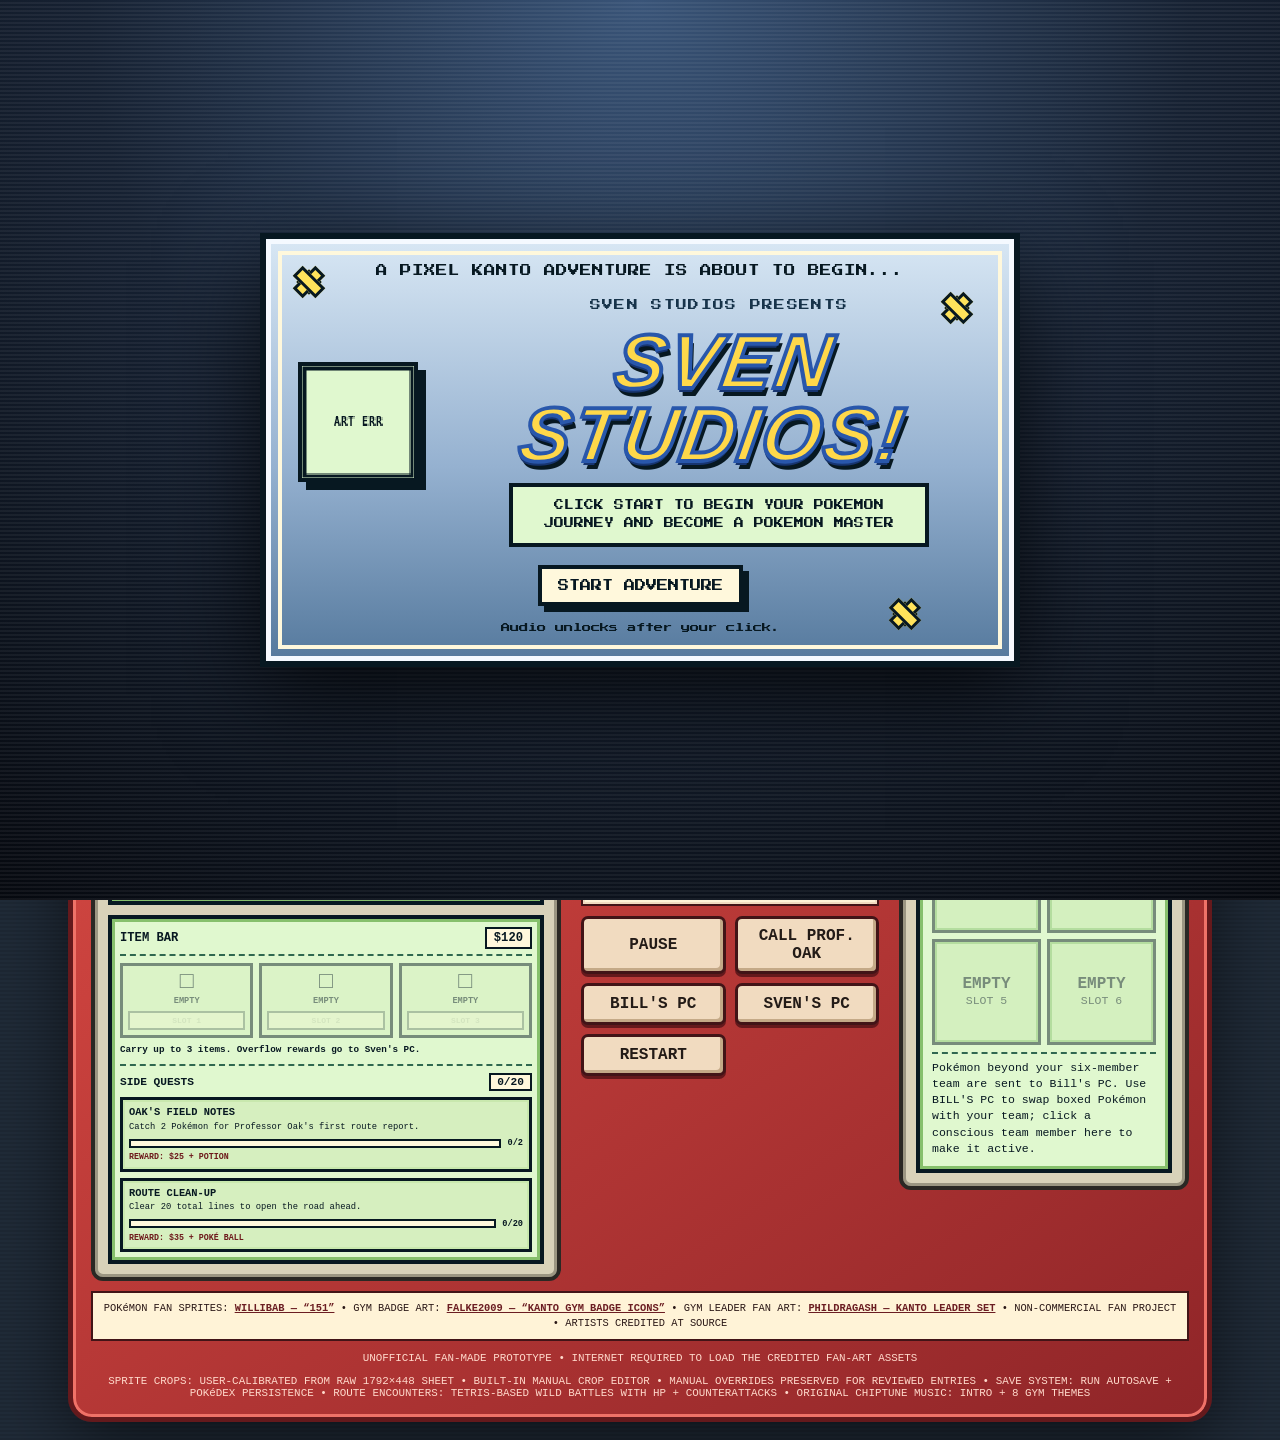
<file: game-base.html>
<!doctype html>
<html lang="en">
<head>
<meta charset="utf-8">
<meta name="viewport" content="width=device-width,initial-scale=1">
<title>Kanto Tetris</title>
<style>
@import url("https://fonts.googleapis.com/css2?family=Press+Start+2P&display=swap");
:root{
  --shell:#c9413d; --shell-dark:#8f2528; --shell-hi:#e45c51;
  --ink:#071821; --screen:#e0f8cf; --mid:#86c06c; --deep:#306850;
  --paper:#fff8dc; --black:#111;
}
*{box-sizing:border-box}
html,body{margin:0;min-height:100%;background:#202936}
body{
  min-height:100vh; color:var(--black);
  font-family:"Courier New",ui-monospace,monospace;
  background:
    repeating-linear-gradient(0deg,#1d2733 0 2px,#202b38 2px 4px);
}
button{font:inherit}
.app{max-width:1180px;margin:auto;padding:18px}
.dex-shell{
  background:linear-gradient(145deg,var(--shell-hi),var(--shell) 45%,var(--shell-dark));
  border:5px solid #64191c;border-radius:24px;
  padding:18px; box-shadow:0 22px 70px #0008,inset 0 0 0 3px #ef7268;
}
.header{display:flex;align-items:center;justify-content:space-between;gap:14px;margin-bottom:14px}
.brand{display:flex;align-items:center;gap:14px;color:white;text-shadow:2px 2px #6d191b}
.brand h1{margin:0;font-size:clamp(1.25rem,3vw,2rem);letter-spacing:.06em}
.brand small{display:block;color:#ffd9c8;text-shadow:none;margin-top:3px}
.lights{display:flex;gap:9px;align-items:center}
.blue-light{width:48px;height:48px;border-radius:50%;background:#7be5ff;border:5px solid #fff;box-shadow:0 0 0 3px #17334a,inset -8px -9px #2699c4}
.dot{width:14px;height:14px;border-radius:50%;border:2px solid #642}.dot.r{background:#ff5562}.dot.y{background:#ffe35b}.dot.g{background:#72d86c}
.tabs{display:flex;gap:7px;flex-wrap:wrap}
.tab,.smallbtn,.choice{
  border:3px solid #421417;background:#f1dbc0;color:#231b17;
  border-radius:7px;padding:8px 12px;font-weight:900;cursor:pointer;
  box-shadow:inset -3px -3px #c4a987;
}
.tab.active{background:#fff4dc;transform:translateY(-2px)}
.panel{display:none}.panel.active{display:block}
.screen-frame{
  background:#d8d2b9;border:4px solid #2a2824;border-radius:12px;padding:13px;
  box-shadow:inset 0 0 0 3px #9b9682;
}
.screen{
  background:var(--screen);border:4px solid var(--ink);color:var(--ink);
  box-shadow:inset 0 0 0 3px var(--mid);
}
.game-layout{display:grid;grid-template-columns:minmax(320px,1fr) 310px 290px;gap:14px;align-items:start}
.boardbox{position:relative;display:grid;place-items:center;padding:12px}
#game{width:min(100%,360px);height:auto;background:var(--screen);border:4px solid var(--ink);image-rendering:pixelated}
#game.quaking{animation:boardQuake .18s steps(2,end) infinite;box-shadow:0 0 0 4px rgba(112,80,43,.45),0 0 18px rgba(112,80,43,.35)}
@keyframes boardQuake{0%{transform:translate(0,0)}25%{transform:translate(-2px,1px)}50%{transform:translate(2px,-1px)}75%{transform:translate(-1px,-2px)}100%{transform:translate(1px,2px)}}
#game.shocked{animation:boardShock .24s steps(2,end) infinite;box-shadow:0 0 0 4px #ffe100,0 0 18px rgba(255,225,0,.55)}
@keyframes boardShock{0%{transform:translate(0,0)}25%{transform:translate(-2px,1px)}50%{transform:translate(2px,-1px)}75%{transform:translate(-1px,-2px)}100%{transform:translate(1px,2px)}}
.overlay{position:absolute;inset:12px;display:none;place-items:center;background:#e0f8cfee;padding:16px;text-align:center;z-index:5;border:4px double var(--ink)}
.overlay.show{display:grid}.overlay h2{margin:0 0 8px;font-size:1.6rem}.overlay p{margin:0 0 12px;line-height:1.4}
.sidebox{padding:12px}
.pixel-title{font-weight:900;letter-spacing:.08em;border-bottom:4px double var(--ink);padding-bottom:5px;margin-bottom:8px}
.map-panel-title{border-bottom:0;margin-bottom:7px;padding-bottom:0;display:flex;align-items:center;justify-content:space-between;gap:8px}
#mapTitle,#mapRouteText{display:inline-block;background:rgba(224,248,207,.96);padding:2px 5px;line-height:1.2}
#mapRouteText{border:2px solid var(--ink);font-size:.68rem;text-align:right}
.app.gym-theme #mapTitle,.app.gym-theme #mapRouteText{background:var(--gym-screen,#e5d1ad)}
.three{display:grid;grid-template-columns:repeat(3,1fr);gap:6px}.stat{border:2px solid var(--ink);padding:7px;text-align:center}.stat .k{font-size:.65rem}.stat .v{font-weight:900;font-size:1.15rem}
.meter{height:12px;border:2px solid var(--ink);background:var(--screen);padding:1px}.meter i{display:block;height:100%;background:var(--deep);width:0}
.rowline{display:flex;justify-content:space-between;gap:8px;margin:10px 0 5px;font-size:.79rem;font-weight:900}
#next{width:105px;height:80px;border:2px solid var(--ink);background:var(--screen);image-rendering:pixelated}
.nextrow{display:flex;align-items:center;gap:10px}
.buddy{display:grid;grid-template-columns:74px 1fr;gap:10px;align-items:center;border:3px double var(--ink);padding:7px}
.buddy-hp-row{display:grid;grid-template-columns:22px 1fr auto;gap:5px;align-items:center;margin-top:5px;font-size:.6rem;font-weight:900}.buddy-hp-meter{height:10px;border:2px solid var(--ink);background:#fff;padding:1px;min-width:64px}.buddy-hp-meter i{display:block;height:100%;width:100%;background:#4f9d45;transition:width .22s ease,background .22s ease}.buddy-hp-meter i.mid{background:#c9a62d}.buddy-hp-meter i.low{background:#c84f45}.buddy-hp-meter i.ko{background:#555}
.movebox{margin-top:7px;border:2px solid var(--ink);padding:7px;background:#d6efbf;transition:.12s ease}.movebox.ready{background:#fff4b5;box-shadow:inset 0 0 0 2px #d4b447}.movehead{display:flex;justify-content:space-between;align-items:center;gap:7px;font-size:.75rem;font-weight:900}.moveenergy{border:2px solid var(--ink);padding:1px 5px;font-size:.6rem;font-weight:900}.movecharge{display:flex;justify-content:space-between;gap:6px;margin:4px 0;font-size:.62rem;font-weight:900}.movebtn{width:100%;margin-top:5px;padding:6px 8px;font-size:.68rem}.movebtn:disabled{opacity:.52;cursor:default}
.portrait{width:76px;height:76px;image-rendering:pixelated;background:var(--screen);border:2px solid var(--ink)}
.buddyname{font-weight:900}.tiny{font-size:.72rem;line-height:1.4}.type{display:inline-block;border:2px solid var(--ink);padding:1px 5px;font-size:.65rem;font-weight:900;margin-top:3px}
.controls{font-size:.74rem;line-height:1.65}.controls kbd{border:2px solid var(--ink);padding:0 4px;background:#fff8dc}
.twobtn{display:grid;grid-template-columns:1fr 1fr;gap:7px;margin-top:9px}
.trainer-column{display:flex;flex-direction:column;gap:10px;min-width:0}
.utility-controls{display:grid;grid-template-columns:repeat(2,minmax(0,1fr));gap:9px;align-items:stretch;padding:10px 6px 2px}
.utility-controls-title{grid-column:1/-1;text-align:center;color:#fff8dc;text-shadow:2px 2px #64191c;font-weight:900;letter-spacing:.08em;font-size:.74rem;margin-bottom:-2px}
.utility-controls .smallbtn{min-height:42px;background:#f1dbc0;border-color:#421417;box-shadow:inset -3px -3px #c4a987,0 3px 0 #64191c}
.utility-controls .smallbtn:active{transform:translateY(2px);box-shadow:inset -2px -2px #c4a987,0 1px 0 #64191c}
.gymbadge{width:66px;height:66px;border:3px solid var(--ink);background:var(--mid);display:grid;place-items:center;margin:5px auto;font-size:2rem;font-weight:900;clip-path:polygon(50% 0,92% 24%,92% 74%,50% 100%,8% 74%,8% 24%)}
.center{text-align:center}
.feed{max-height:250px;overflow:auto;border:2px solid var(--ink);padding:5px}.feed div{padding:6px;border-bottom:1px dashed var(--deep);font-size:.72rem}.feed div:last-child{border:0}
.capture{position:absolute;inset:0;display:none;place-items:center;z-index:8;pointer-events:none}.capture.show{display:grid}
.catchcard{background:var(--screen);border:5px double var(--ink);padding:10px 15px;min-width:210px;text-align:center;animation:pop .55s ease both}
.moment-modal{position:fixed;inset:0;z-index:46;display:none;place-items:center;padding:18px;pointer-events:none;background:radial-gradient(circle at center,rgba(255,244,181,.28),rgba(7,24,33,.58) 58%,rgba(7,24,33,.86) 100%)}.moment-modal.show{display:grid;animation:momentFade 2.55s ease both}.moment-card{position:relative;width:min(560px,92vw);background:linear-gradient(180deg,#fff8dc,#e0f8cf);border:7px double #071821;box-shadow:0 22px 90px #000c,inset 0 0 0 5px #ffcb05;padding:20px 18px;text-align:center;overflow:hidden;animation:momentPop 2.45s ease both}.moment-card:before,.moment-card:after{content:"✦ ✧ ✦ ✧ ✦";position:absolute;left:0;right:0;text-align:center;color:#ffcb05;text-shadow:2px 2px #071821;font-size:1.4rem;letter-spacing:.55rem;animation:momentSparkle .62s steps(2,end) infinite}.moment-card:before{top:10px}.moment-card:after{bottom:10px;animation-delay:.18s}.moment-card.evo{box-shadow:0 22px 90px #000c,inset 0 0 0 5px #86c06c}.moment-card.badge{box-shadow:0 22px 90px #000c,inset 0 0 0 5px #ffcb05}.moment-rays{position:absolute;inset:-45%;background:conic-gradient(from 0deg,rgba(255,255,255,.36),transparent 12deg,rgba(255,203,5,.3) 24deg,transparent 38deg);animation:momentSpin 2.3s linear infinite;opacity:.72}.moment-art{position:relative;z-index:1;width:150px;height:150px;image-rendering:pixelated;background:#c9e8ae;border:5px solid #071821;box-shadow:8px 8px 0 #23395b;margin:10px auto 14px}.moment-card.badge .moment-art{width:170px;height:135px;background:#fff4b5;image-rendering:auto}.moment-card h2{position:relative;z-index:1;margin:0 0 8px;font-family:"Press Start 2P",monospace;font-size:clamp(1rem,4vw,1.65rem);line-height:1.35;color:#071821;text-shadow:2px 2px #fff}.moment-card p{position:relative;z-index:1;margin:0 auto 8px;max-width:430px;font-family:"Press Start 2P",monospace;font-size:.58rem;line-height:1.75;color:#17334a}.moment-banner{position:relative;z-index:1;display:inline-block;margin-top:8px;border:4px solid #071821;background:#fff4b5;padding:8px 12px;font-weight:900;font-size:.76rem;box-shadow:5px 5px 0 #071821}
@keyframes momentFade{0%{opacity:0}10%,78%{opacity:1}100%{opacity:0}}@keyframes momentPop{0%{transform:scale(.35) rotate(-4deg);filter:brightness(1.8)}18%{transform:scale(1.08) rotate(1deg)}32%,82%{transform:scale(1) rotate(0)}100%{transform:scale(.94)}}@keyframes momentSpin{to{transform:rotate(360deg)}}@keyframes momentSparkle{0%,100%{opacity:.45;transform:scale(.94)}50%{opacity:1;transform:scale(1.06)}}
.evo-choice-modal{position:fixed;inset:0;background:#071821e8;z-index:38;display:none;place-items:center;padding:16px}.evo-choice-modal.show{display:grid}.evo-choice-card{width:min(100%,620px);background:#fff8dc;border:6px double #071821;box-shadow:0 18px 70px #000a,inset 0 0 0 4px #ffcb05;padding:18px;text-align:center}.evo-choice-card h2{margin:0 0 8px;font-size:1.35rem}.evo-choice-card p{margin:0 0 12px;line-height:1.45}.evo-choice-grid{display:grid;grid-template-columns:repeat(3,1fr);gap:10px}.evo-choice{border:4px solid #071821;background:#e0f8cf;padding:10px;font-family:inherit;font-weight:900;cursor:pointer;box-shadow:inset 0 0 0 2px #86c06c}.evo-choice:hover,.evo-choice:focus{background:#fff4b5;outline:3px solid #ffcb05}.evo-choice canvas{width:82px;height:82px;image-rendering:pixelated;background:#c9e8ae;border:2px solid #071821;display:block;margin:0 auto 6px}.evo-choice small{display:block;font-size:.6rem;margin-top:3px}@media(max-width:560px){.evo-choice-grid{grid-template-columns:1fr}.evo-choice{display:grid;grid-template-columns:90px 1fr;align-items:center;text-align:left}.evo-choice canvas{margin:0}}
.ball{width:46px;height:46px;border-radius:50%;background:linear-gradient(#d64d48 0 43%,#111 43% 57%,#eee 57%);border:3px solid #111;margin:0 auto 6px;position:relative}
.ball:after{content:"";width:12px;height:12px;border-radius:50%;background:#fff;border:3px solid #111;position:absolute;left:14px;top:14px}
@keyframes pop{0%{transform:scale(.45);opacity:0}65%{transform:scale(1.08);opacity:1}100%{transform:scale(1)}}
.mobile{display:none;grid-template-columns:repeat(5,1fr);gap:5px;margin-top:8px}.mobile button{border:3px solid #421417;background:#f1dbc0;padding:10px 3px;font-weight:900}
.dex-head{display:flex;justify-content:space-between;gap:10px;align-items:end;margin-bottom:10px;color:white}
.dex-head h2{margin:0;text-shadow:2px 2px #68191c}.summary{display:flex;gap:7px;flex-wrap:wrap}.chip{background:#fff3d7;border:3px solid #421417;padding:6px 9px;font-weight:900;font-size:.75rem}
.dex-grid{display:grid;grid-template-columns:repeat(auto-fill,minmax(185px,1fr));gap:8px}
.moncard{background:var(--screen);border:4px solid var(--ink);padding:7px;cursor:pointer;box-shadow:inset 0 0 0 2px var(--mid)}
.moncard.locked{filter:grayscale(1);opacity:.55;cursor:default}.moncard.active{outline:4px solid #fff4b5;outline-offset:2px}
.mon-top{display:grid;grid-template-columns:66px 1fr;gap:7px;align-items:center}.mon-top canvas{width:64px;height:64px;image-rendering:pixelated;border:2px solid var(--ink)}
.dexno{font-size:.67rem;font-weight:900}.monname{font-weight:900;font-size:.9rem;word-break:break-word}.monstats{display:flex;justify-content:space-between;font-size:.66rem;border-top:2px dashed var(--deep);padding-top:4px;margin-top:5px}
.badge-grid{display:grid;grid-template-columns:repeat(auto-fill,minmax(170px,1fr));gap:9px}
.badgecard{background:var(--screen);border:4px solid var(--ink);text-align:center;padding:12px;box-shadow:inset 0 0 0 2px var(--mid)}.badgecard.locked{opacity:.45;filter:grayscale(1)}
.badgecard .gymbadge{width:80px;height:80px}
.intro-modal{position:fixed;inset:0;background:radial-gradient(circle at top,#395478 0,#162132 50%,#06090f 100%);z-index:30;display:none;place-items:center;padding:18px;overflow:hidden}.intro-modal.show{display:grid}.intro-modal:before{content:"";position:absolute;inset:0;background:repeating-linear-gradient(0deg,#ffffff14 0 2px,transparent 2px 4px);opacity:.65;pointer-events:none}
.intro-box{position:relative;max-width:760px;width:min(100%,760px);background:linear-gradient(180deg,#d8e7f4,#95b1d0 54%,#55799d);border:6px solid var(--ink);box-shadow:0 28px 90px #000b,inset 0 0 0 5px #f4f9ff;padding:22px 22px 26px;text-align:center;overflow:hidden}.intro-box:after{content:"";position:absolute;inset:12px;border:4px solid #fff8dc;pointer-events:none}
.intro-kicker,.intro-present,.intro-sub,.intro-prompt,.intro-status{font-family:"Press Start 2P",ui-monospace,monospace}
.intro-kicker{position:relative;z-index:1;margin:0 0 16px;color:#071821;font-size:.72rem;line-height:1.7}.intro-stage{position:relative;z-index:1;display:grid;grid-template-columns:140px 1fr;gap:18px;align-items:center}
#introPika{width:120px;height:120px;image-rendering:pixelated;background:var(--screen);border:4px solid var(--ink);box-shadow:8px 8px 0 #071821;margin-inline:auto}
.intro-logo-wrap{display:flex;flex-direction:column;align-items:center;gap:12px}.intro-present{font-size:.68rem;letter-spacing:.12em;color:#17334a;line-height:1.5}.intro-logo{font-family:Impact,"Trebuchet MS",Arial,sans-serif;font-style:italic;font-weight:900;font-size:clamp(2.2rem,8vw,4.8rem);line-height:.95;letter-spacing:.03em;color:#ffd84a;-webkit-text-stroke:4px #2957ab;text-shadow:0 4px 0 #173571,4px 8px 0 #071821;transform:skew(-9deg);text-transform:uppercase}.intro-logo.playing{animation:introLogoPop 1.15s steps(5,end) both}
.intro-sub{max-width:420px;font-size:.62rem;line-height:1.8;color:#071821;background:#e0f8cf;border:4px solid var(--ink);padding:10px 12px}.intro-prompt{position:relative;z-index:1;margin-top:18px;display:inline-block;padding:11px 16px;border:4px solid var(--ink);background:#fff8dc;color:#071821;box-shadow:6px 6px 0 #071821;font-size:.7rem;cursor:pointer}.intro-prompt:hover{transform:translate(-1px,-1px)}.intro-prompt.hidden{display:none}.intro-status{position:relative;z-index:1;min-height:1.6em;margin-top:14px;color:#071821;font-size:.58rem;line-height:1.65}
.intro-spark{position:absolute;width:18px;height:18px;background:#ffe35b;border:3px solid #071821;transform:rotate(45deg);animation:twinkle 1.2s steps(2,end) infinite}.intro-spark:before,.intro-spark:after{content:"";position:absolute;left:50%;top:50%;background:#ffe35b;border:3px solid #071821;transform:translate(-50%,-50%)}.intro-spark:before{width:8px;height:26px}.intro-spark:after{width:26px;height:8px}.intro-spark.s1{left:34px;top:34px}.intro-spark.s2{right:48px;top:60px;animation-delay:.24s}.intro-spark.s3{right:100px;bottom:38px;animation-delay:.52s}
@keyframes twinkle{0%,100%{transform:rotate(45deg) scale(.82);opacity:.65}50%{transform:rotate(45deg) scale(1.12);opacity:1}}@keyframes introLogoPop{0%{transform:skew(-9deg) scale(.62);opacity:0}35%{transform:skew(-9deg) scale(1.08);opacity:1}70%{transform:skew(-9deg) translateY(-4px) scale(.98)}100%{transform:skew(-9deg) scale(1)}}

.gym-intro-modal{position:fixed;inset:0;z-index:34;display:none;place-items:center;padding:18px;background:radial-gradient(circle at center,#7b1515ee 0,#210909f5 58%,#050505fa 100%);overflow:hidden}
.gym-intro-modal.show{display:grid;animation:gymFlash .34s steps(2,end) 2}
.gym-intro-card{width:min(760px,96vw);background:#f1dbc0;border:7px double #071821;box-shadow:0 26px 80px #000c,inset 0 0 0 4px #fff8dc;padding:16px;position:relative;overflow:hidden}
.gym-intro-card:before{content:"";position:absolute;inset:0;background:repeating-linear-gradient(0deg,#0000000e 0 2px,transparent 2px 4px);pointer-events:none}
.gym-alert{position:relative;z-index:1;background:#8f2528;color:#fff8dc;border:4px solid #071821;padding:8px;text-align:center;font-family:"Press Start 2P",monospace;font-size:.72rem;letter-spacing:.08em;animation:gymPulse .7s steps(2,end) infinite}
.gym-intro-stage{position:relative;z-index:1;display:grid;grid-template-columns:210px 1fr;gap:16px;align-items:center;margin-top:12px}
.gym-leader-art{width:200px;height:230px;border:5px solid #071821;background-color:#c9e8ae;background-repeat:no-repeat;background-size:400% 200%;box-shadow:7px 7px 0 #071821;image-rendering:auto}
.gym-intro-copy{min-width:0}.gym-intro-city{font-size:.76rem;font-weight:900;letter-spacing:.08em}.gym-intro-copy h2{font-family:"Press Start 2P",monospace;font-size:clamp(1.25rem,4vw,2.1rem);margin:8px 0;color:#6d191b;text-shadow:2px 2px #fff8dc}.gym-intro-wants{font-weight:900;font-size:1.05rem;margin-bottom:10px}.gym-intro-quote{align-self:start;margin-top:8px;max-width:200px;border:3px solid #071821;background:#fff8dc;padding:8px 10px;font-size:.72rem;font-weight:900;line-height:1.45;color:#23395b;box-shadow:4px 4px 0 #071821}.gym-intro-effect{margin-top:6px;font-size:.62rem;font-weight:900;color:#6d191b;letter-spacing:.04em}
.gym-team-preview{display:flex;flex-wrap:wrap;gap:6px;margin-top:8px}.gym-team-chip{border:3px solid #071821;background:#e0f8cf;padding:5px 7px;font-size:.65rem;font-weight:900}.gym-intro-btn{position:relative;z-index:1;margin-top:14px;width:100%;border:4px solid #071821;background:#fff4b5;padding:10px;font-weight:900;font-family:"Press Start 2P",monospace;cursor:pointer}
.gym-mini-leader{display:none;width:78px;height:78px;border:3px solid #071821;background-repeat:no-repeat;background-size:400% 200%;background-color:#c9e8ae;margin:auto}.gym-mini.in-battle .badge-art{display:none}.gym-mini.in-battle .gym-mini-leader{display:block}.gym-mini.in-battle{background:#fff0c8;border:2px solid #071821;padding:4px}
.wild-box.gym-battle{background:#fff0c8;border-style:solid;box-shadow:inset 0 0 0 2px #c9413d}.wild-box.gym-battle.hit{background:#ffd5bd}.wild-box.gym-battle .wild-battle-status{color:#6d191b}
.app.gym-theme .screen-frame{background:var(--gym-frame,#b8a884);box-shadow:inset 0 0 0 3px var(--gym-rim,#79634a)}
.app.gym-theme .screen{background:var(--gym-screen,#e8d9bd);box-shadow:inset 0 0 0 3px var(--gym-accent,#8d7657)}
.app.gym-theme #kantoMap{background:var(--gym-board,#dbc69f)}
.app.gym-theme .pixel-title{border-bottom-color:var(--gym-accent,#8d7657)}
.app.gym-theme .route-note{background:var(--gym-note,#eadbbb);border:2px dashed var(--gym-accent,#8d7657);padding:7px}
.app.gym-theme .wild-box.gym-battle{background:var(--gym-note,#eadbbb);box-shadow:inset 0 0 0 2px var(--gym-accent,#8d7657)}
.app.gym-theme-rock{--gym-frame:#a9926f;--gym-rim:#6c5740;--gym-screen:#e5d1ad;--gym-accent:#8a6b45;--gym-board:#d7c19a;--gym-note:#f0dfbe}
.app.gym-theme-water{--gym-frame:#7aa9ba;--gym-rim:#376f84;--gym-screen:#ccebf2;--gym-accent:#3b8fab;--gym-board:#bfe0ea;--gym-note:#d9f4fb}
.app.gym-theme-electric{--gym-frame:#d8bd49;--gym-rim:#84650e;--gym-screen:#fff0a8;--gym-accent:#b88700;--gym-board:#f5db79;--gym-note:#fff5bf}
.app.gym-theme-grass{--gym-frame:#82ad68;--gym-rim:#42612e;--gym-screen:#d8f1c5;--gym-accent:#5c9b42;--gym-board:#c8e8ad;--gym-note:#e4f8d2}
.app.gym-theme-poison{--gym-frame:#9c77a5;--gym-rim:#614169;--gym-screen:#efd7f2;--gym-accent:#8b5194;--gym-board:#dab9df;--gym-note:#f5e4f7}
.app.gym-theme-psychic{--gym-frame:#c286a8;--gym-rim:#844767;--gym-screen:#f5d4e7;--gym-accent:#b35e8c;--gym-board:#e9bad5;--gym-note:#f9e0ee}
.app.gym-theme-fire{--gym-frame:#ca7b4f;--gym-rim:#834326;--gym-screen:#ffd5b8;--gym-accent:#b65325;--gym-board:#edb086;--gym-note:#ffe1c9}
.app.gym-theme-ground{--gym-frame:#b99058;--gym-rim:#70502b;--gym-screen:#ecd6b0;--gym-accent:#9a6f35;--gym-board:#d8b97e;--gym-note:#f3dfbd}
.level-cap-note{font-weight:900;color:#6d191b}
.app.gym-shake{animation:gymShake .48s cubic-bezier(.36,.07,.19,.97) both}
@keyframes gymShake{10%,90%{transform:translateX(-2px)}20%,80%{transform:translateX(4px)}30%,50%,70%{transform:translateX(-7px)}40%,60%{transform:translateX(7px)}}
@keyframes gymFlash{0%,100%{filter:brightness(1)}50%{filter:brightness(1.6)}}
@keyframes gymPulse{0%,100%{transform:scale(1)}50%{transform:scale(1.02)}}

.title-modal{position:fixed;inset:0;background:radial-gradient(circle at top,#1d334f 0,#0e1827 54%,#05080f 100%);z-index:29;display:none;place-items:center;padding:18px;overflow:hidden}.title-modal.show{display:grid}.title-modal:before{content:"";position:absolute;inset:0;background:repeating-linear-gradient(0deg,#ffffff10 0 2px,transparent 2px 4px);opacity:.55;pointer-events:none}
.title-card{position:relative;width:min(840px,96vw);background:linear-gradient(180deg,#f8e2a9,#f7c554 42%,#d68d1a 100%);border:7px solid #071821;box-shadow:0 28px 100px #000c,inset 0 0 0 4px #fff4cf;padding:22px;text-align:center;overflow:hidden}.title-card:after{content:"";position:absolute;inset:12px;border:4px solid #2957ab;pointer-events:none;opacity:.7}
.title-kicker,.title-start,.title-help,.title-tagline,.title-track{font-family:"Press Start 2P",ui-monospace,monospace}
.title-kicker{font-size:.66rem;line-height:1.7;margin-bottom:10px;color:#17334a}.title-logo{font-family:Impact,"Trebuchet MS",Arial,sans-serif;font-style:italic;font-weight:900;font-size:clamp(2.3rem,7.6vw,5.4rem);line-height:.88;letter-spacing:.03em;color:#ffd84a;-webkit-text-stroke:4px #2957ab;text-shadow:0 4px 0 #173571,4px 8px 0 #071821;transform:skew(-9deg);text-transform:uppercase;margin:0 auto 12px;max-width:720px}.title-tagline{margin:0 auto 14px;max-width:650px;background:#e0f8cf;border:4px solid #071821;padding:10px 12px;font-size:.62rem;line-height:1.8;color:#071821}
.title-roster{display:grid;grid-template-columns:repeat(3,1fr);gap:10px;margin:16px auto 10px;max-width:540px}.title-mon{background:#e0f8cf;border:4px solid #071821;padding:8px 8px 6px;box-shadow:6px 6px 0 #173571}.title-mon canvas{width:92px;height:92px;image-rendering:pixelated;background:#c9e8ae;border:3px solid #071821;display:block;margin:0 auto 6px}.title-mon b{display:block;font-size:.82rem}
.title-track{display:inline-block;margin-top:8px;padding:8px 12px;background:#fff8dc;border:4px solid #071821;font-size:.58rem;line-height:1.6;color:#071821}.title-actions{position:relative;z-index:1;display:flex;justify-content:center;flex-wrap:wrap;gap:10px}.title-start{display:inline-block;margin-top:16px;border:4px solid #071821;background:#fff4b5;padding:12px 18px;color:#071821;box-shadow:6px 6px 0 #071821;font-size:.72rem;cursor:pointer}.title-start.alt{background:#e0f8cf}.title-start:hover{transform:translate(-1px,-1px)}.title-help{position:relative;z-index:1;margin-top:12px;font-size:.54rem;line-height:1.8;color:#17334a}
@media(max-width:640px){.title-roster{grid-template-columns:1fr}.title-mon{display:grid;grid-template-columns:100px 1fr;align-items:center;text-align:left}.title-mon canvas{margin:0}.title-logo{-webkit-text-stroke:2px #2957ab}.title-actions{display:grid}.title-start{width:100%}}

.starter-modal{position:fixed;inset:0;background:#0b121bd9;z-index:20;display:none;place-items:center;padding:15px}.starter-modal.show{display:grid}
.starter-box{max-width:660px;width:100%;background:var(--shell);border:5px solid #64191c;border-radius:18px;padding:15px;box-shadow:0 24px 80px #000}
.starter-screen{background:var(--screen);border:5px solid var(--ink);padding:16px}.starter-screen h2{text-align:center;margin-top:0}
.starters{display:grid;grid-template-columns:repeat(3,1fr);gap:9px}.starter{background:var(--screen);border:3px solid var(--ink);padding:8px;text-align:center;cursor:pointer;font-weight:900}.starter:hover{background:#f5ffd8}.starter canvas{width:96px;height:96px;image-rendering:pixelated}
.footer{text-align:center;color:#ffd9cb;font-size:.68rem;margin-top:11px}
.reset{background:#672125;color:white;border:2px solid white;padding:6px 9px;cursor:pointer;font-weight:900}
.crop-launch{background:#ffcb05!important;color:#071821!important;border-color:#071821!important;box-shadow:3px 3px 0 #071821;font-weight:900;min-width:132px}.crop-launch:hover{transform:translate(-1px,-1px)}
@media(max-width:980px){.game-layout{grid-template-columns:minmax(320px,1fr) 300px}.third{grid-column:1/-1;display:grid;grid-template-columns:1fr 1fr;gap:12px}}
@media(max-width:700px){.gym-intro-stage{grid-template-columns:1fr;justify-items:center}.gym-leader-art{width:170px;height:190px}.app{padding:7px}.dex-shell{padding:9px;border-radius:15px}.header{align-items:flex-start;flex-direction:column}.game-layout{grid-template-columns:1fr}.third{grid-column:auto;grid-template-columns:1fr}.mobile{display:grid}.controls{display:none}.utility-controls{grid-template-columns:repeat(2,minmax(0,1fr));padding:8px 2px}.dex-grid{grid-template-columns:repeat(2,1fr)}.starters{grid-template-columns:1fr 1fr 1fr}.blue-light{width:38px;height:38px}.intro-stage{grid-template-columns:1fr;justify-items:center}.intro-logo{font-size:clamp(2.2rem,12vw,4rem)}.intro-sub{max-width:none}.intro-kicker{font-size:.62rem}.intro-present{line-height:1.7}}
@media(max-width:440px){.dex-grid{grid-template-columns:1fr}.starters{grid-template-columns:1fr}.starter{display:grid;grid-template-columns:80px 1fr;align-items:center}.starter canvas{width:72px;height:72px}.intro-box{padding:18px 14px 22px}.intro-prompt{font-size:.58rem;padding:10px 12px}.intro-sub,.intro-status{font-size:.52rem}.intro-spark{display:none}}

.badge-art{display:block;width:104px;height:84px;margin:4px auto 8px;object-fit:contain;image-rendering:auto}
.badge-art-grid{width:112px;height:90px}
.art-credit{margin-top:10px;padding:8px;border:2px solid #421417;background:#fff3d7;color:#2a1716;font-size:.65rem;line-height:1.45;text-align:center}
.art-credit a{color:#6b1d22;font-weight:900}


.team-grid{display:grid;grid-template-columns:1fr 1fr;gap:6px}
.team-slot{position:relative;min-height:106px;border:3px solid var(--ink);background:#c9e8ae;padding:5px;cursor:pointer;text-align:center;box-shadow:inset 0 0 0 2px var(--mid)}
.team-slot.active{background:#fff4b5;outline:3px solid var(--ink);outline-offset:1px}
.team-slot.empty{opacity:.48;cursor:default;display:grid;place-items:center}.team-slot.fainted{opacity:.58;background:#d5d5d5}.team-slot.fainted .team-slot-name{text-decoration:line-through}.team-slot-hp{font-size:.54rem;font-weight:900;margin-top:2px}
.team-slot canvas{width:64px;height:64px;image-rendering:pixelated;display:block;margin:auto}
.team-slot-name{font-size:.62rem;font-weight:900;white-space:nowrap;overflow:hidden;text-overflow:ellipsis}
.team-slot-no{font-size:.57rem}
.team-remove{position:absolute;right:2px;top:2px;width:20px;height:20px;padding:0;border:2px solid var(--ink);background:#f1dbc0;font-weight:900;line-height:15px;cursor:pointer}
.team-help{margin-top:7px;border-top:2px dashed var(--deep);padding-top:6px}
.speed-readout{text-align:right;margin-top:3px;font-weight:900}
.dex-team-hint{font-size:.62rem;margin-top:4px;font-weight:900}
.moncard.onteam{box-shadow:inset 0 0 0 2px var(--mid),0 0 0 3px #fff4b5}
.item-wallet{margin-top:10px;background:var(--screen);border:4px solid var(--ink);box-shadow:inset 0 0 0 3px var(--mid);padding:8px;color:var(--ink)}
.item-wallet-head{display:flex;justify-content:space-between;align-items:center;gap:8px;font-weight:900;font-size:.76rem;border-bottom:2px dashed var(--deep);padding-bottom:5px;margin-bottom:7px}.money-pill{background:#fff8dc;border:2px solid var(--ink);padding:2px 7px;white-space:nowrap}
.item-slots{display:grid;grid-template-columns:repeat(3,1fr);gap:6px}.item-slot{min-height:74px;border:3px solid var(--ink);background:#c9e8ae;text-align:center;padding:5px;display:flex;flex-direction:column;justify-content:space-between;gap:3px}.item-slot.empty{opacity:.48;background:#d6efbf}.item-icon{font-size:1.45rem;font-weight:900;line-height:1}.item-name{font-size:.54rem;font-weight:900;line-height:1.15;min-height:1.2em}.item-use{border:2px solid var(--ink);background:#fff8dc;padding:3px 2px;font-size:.5rem;font-weight:900;cursor:pointer}.item-use:disabled{opacity:.48;cursor:default}.item-tip{margin-top:6px;font-size:.58rem;line-height:1.35;font-weight:900}
.quest-board{margin-top:8px;border-top:2px dashed var(--deep);padding-top:7px}.quest-head{display:flex;justify-content:space-between;gap:8px;align-items:center;font-weight:900;font-size:.7rem;margin-bottom:6px}.quest-count{background:#fff8dc;border:2px solid var(--ink);padding:1px 6px;white-space:nowrap}.quest-list{display:grid;grid-template-columns:1fr;gap:6px}.quest-card{border:3px solid var(--ink);background:#d6efbf;padding:6px;box-shadow:inset 0 0 0 2px #c9e8ae}.quest-title{font-weight:900;font-size:.65rem;line-height:1.2}.quest-desc{font-size:.55rem;line-height:1.32;margin:3px 0 5px}.quest-progress-row{display:flex;justify-content:space-between;gap:6px;align-items:center;font-size:.54rem;font-weight:900}.quest-meter{height:9px;border:2px solid var(--ink);background:#fff8dc;padding:1px;flex:1}.quest-meter i{display:block;height:100%;background:var(--deep);width:0}.quest-reward{font-size:.52rem;line-height:1.25;margin-top:4px;font-weight:900;color:#6d191b}.quest-empty{border:3px dashed var(--deep);background:#d6efbf;padding:10px;text-align:center;font-weight:900;font-size:.62rem}
.town-modal{position:fixed;inset:0;background:#071821e8;z-index:36;display:none;place-items:center;padding:16px}.town-modal.show{display:grid}.town-card{width:min(780px,96vw);max-height:92vh;overflow:auto;background:#f1dbc0;border:7px double var(--ink);box-shadow:0 26px 90px #000b,inset 0 0 0 4px #fff8dc;padding:16px}.town-card h2{margin:0 0 6px;text-align:center;font-size:1.45rem}.town-sub{text-align:center;font-weight:900;margin-bottom:12px}.town-wallet{display:flex;justify-content:center;gap:8px;flex-wrap:wrap;margin:8px 0 12px}.town-chip{background:#e0f8cf;border:3px solid var(--ink);padding:6px 9px;font-weight:900}.town-actions{display:grid;grid-template-columns:1fr 1fr;gap:10px;margin:10px 0}.town-action{border:4px solid var(--ink);background:#fff8dc;padding:12px;font-weight:900;cursor:pointer;box-shadow:inset -3px -3px #c4a987}.town-action.primary{background:#e0f8cf}.town-action:hover:not(:disabled){transform:translate(-1px,-1px)}.town-shop-title{font-weight:900;border-top:3px dashed var(--deep);padding-top:10px;margin-top:10px}.shop-grid{display:grid;grid-template-columns:repeat(3,1fr);gap:9px;margin-top:8px}.shop-item{border:4px solid var(--ink);background:var(--screen);padding:9px;text-align:center;box-shadow:inset 0 0 0 2px var(--mid)}.shop-item .item-icon{font-size:2rem}.shop-item b{display:block;margin:3px 0}.shop-item small{display:block;min-height:54px;line-height:1.35}.shop-item button{margin-top:7px;width:100%;border:3px solid var(--ink);background:#fff4b5;padding:7px 3px;font-weight:900;cursor:pointer}.shop-item button:disabled{opacity:.45;cursor:default}.town-status{min-height:1.4em;margin-top:8px;text-align:center;font-weight:900;color:#6d191b}.town-final{margin-top:12px;width:100%;border:4px solid var(--ink);background:#fff4b5;padding:12px;font-weight:900;cursor:pointer}
.sven-pc-layout{display:grid;grid-template-columns:minmax(280px,.9fr) minmax(320px,1.35fr);gap:12px;align-items:start}.sven-pc-panel{background:var(--screen);border:4px solid var(--ink);box-shadow:inset 0 0 0 2px var(--mid);padding:10px}.sven-pc-title{display:flex;justify-content:space-between;gap:8px;align-items:center;font-weight:900;border-bottom:2px dashed var(--deep);padding-bottom:7px;margin-bottom:8px}.sven-item-grid{display:grid;grid-template-columns:repeat(3,minmax(0,1fr));gap:8px}.sven-item-card{border:3px solid var(--ink);background:#c9e8ae;text-align:center;padding:8px;min-height:112px;display:flex;flex-direction:column;gap:4px;justify-content:space-between}.sven-item-card.empty{opacity:.5;background:#d6efbf}.sven-item-card button{border:2px solid var(--ink);background:#fff8dc;padding:5px 3px;font-weight:900;font-size:.55rem;cursor:pointer}.sven-item-card button:disabled{opacity:.45;cursor:default}.sven-pc-note{margin-top:8px;font-size:.66rem;line-height:1.45;font-weight:900}.sven-pc-status{min-height:1.4em;margin-top:8px;text-align:center;font-weight:900;color:#6d191b}.pc-count-pill{background:#fff8dc;border:2px solid var(--ink);padding:2px 7px;white-space:nowrap}
@media(max-width:760px){.town-actions,.shop-grid,.sven-pc-layout{grid-template-columns:1fr}.item-slots,.sven-item-grid{grid-template-columns:repeat(3,1fr)}}

#kantoMap{display:block;width:100%;height:auto;border:3px solid var(--ink);background:#c9e8ae;image-rendering:pixelated}
.wild-box{display:grid;grid-template-columns:104px minmax(0,1fr);gap:9px;align-items:center;border:3px double var(--ink);padding:7px;margin-top:7px;background:#d6efbf;transition:background .12s,transform .12s}
.wild-box.hit{background:#fff0c8;transform:translateX(2px)}
.wild-box.defeated{background:#d4d4d4}
#wildPortrait{width:96px;height:96px;border-width:3px}
.wild-info{min-width:0;overflow:hidden}
.wild-info b{display:block;font-size:.74rem;line-height:1.2;margin:2px 0 4px;overflow-wrap:anywhere}
.wild-info .tiny{font-size:.6rem;line-height:1.28;overflow-wrap:anywhere}
.wild-hp-row{display:grid;grid-template-columns:22px minmax(34px,1fr) auto;gap:4px;align-items:center;margin-top:5px;font-size:.58rem;font-weight:900}
.wild-hp-meter{height:11px;border:2px solid var(--ink);background:#fff;padding:1px;min-width:70px}
.wild-hp-meter i{display:block;height:100%;width:100%;background:#4f9d45;transition:width .22s ease,background .22s ease}
.wild-hp-meter i.mid{background:#c9a62d}.wild-hp-meter i.low{background:#c84f45}.wild-hp-meter i.ko{background:#555}
.wild-battle-status{margin-top:4px;min-height:1.3em;font-weight:900}
.route-note{font-size:.62rem;line-height:1.35;margin-top:6px;border-bottom:2px dashed var(--deep);padding-bottom:6px}
.gym-mini{display:grid;grid-template-columns:88px 1fr;gap:5px;align-items:center;margin-top:6px;text-align:left}
.gym-mini .badge-art{width:78px;height:62px;margin:0 auto}


.music-controls{display:flex;gap:7px;flex-wrap:wrap}
.music-controls .tab{min-width:94px}
.options-grid{display:grid;grid-template-columns:minmax(280px,1fr);gap:12px}
.options-card{background:var(--screen);border:4px solid var(--ink);box-shadow:inset 0 0 0 2px var(--mid);padding:12px}
.options-card h3{margin:0 0 8px;font-size:1rem;color:var(--red)}
.save-buttons{display:flex;flex-wrap:wrap;gap:8px;margin-top:10px}.save-buttons button{border:3px solid var(--ink);background:#fff4b5;padding:8px 10px;font-family:inherit;font-weight:900;cursor:pointer}.save-buttons button.danger{background:#f1dbc0}.save-buttons button:disabled{opacity:.5;cursor:default}.save-status{margin-top:8px;min-height:1.4em;font-size:.62rem;font-weight:900;color:#6d191b;line-height:1.45}
.control-remap-list{display:grid;gap:7px;margin-top:8px}
.control-map-row{display:grid;grid-template-columns:1fr 150px;gap:8px;align-items:center;border:3px solid var(--ink);background:#c9e8ae;padding:8px;box-shadow:inset 0 0 0 2px #e0f8cf}
.control-map-label{font-weight:900;font-size:.72rem;line-height:1.3}
.control-map-btn{border:3px solid var(--ink);background:#fff8dc;padding:7px 6px;font-family:inherit;font-weight:900;cursor:pointer;min-height:34px}
.control-map-btn.listening{background:#ffcb05;animation:remapPulse .55s steps(2,end) infinite}
.control-map-status{min-height:1.5em;margin-top:9px;font-size:.62rem;font-weight:900;color:var(--red);line-height:1.45}
.gamepad-map{display:grid;grid-template-columns:repeat(2,minmax(0,1fr));gap:7px;margin-top:8px}.gamepad-map div{border:3px solid var(--ink);background:#c9e8ae;padding:7px;font-size:.58rem;font-weight:900;line-height:1.35}.gamepad-map b{display:block;color:var(--red);font-size:.62rem;margin-bottom:2px}.gamepad-status{margin-top:8px;min-height:1.4em;font-size:.62rem;font-weight:900;color:var(--deep);line-height:1.45}
@keyframes remapPulse{0%,100%{filter:brightness(1)}50%{filter:brightness(1.18)}}
@media(max-width:560px){.control-map-row{grid-template-columns:1fr}.control-map-btn{width:100%}}
.now-playing{font-size:.62rem;margin-top:4px;text-align:right;font-weight:900}
.music-status{grid-column:1/-1;text-align:center;margin:0 0 1px;padding:5px 6px;border:2px solid #421417;background:#fff3d7;color:#421417;box-shadow:inset 0 0 0 2px #f1dbc0;font-size:.58rem;line-height:1.35}

.pc-modal{position:fixed;inset:0;background:#0b121be8;z-index:26;display:none;place-items:center;padding:16px;overflow:auto}
.pc-modal.show{display:grid}
.pc-shell{width:min(980px,96vw);max-height:92vh;overflow:auto;background:#f1dbc0;border:6px double var(--ink);box-shadow:10px 10px 0 #071821;padding:14px}
.pc-head{display:flex;justify-content:space-between;align-items:center;gap:12px;border-bottom:3px solid var(--ink);padding-bottom:10px;margin-bottom:10px}
.pc-head h2{margin:0;font-size:1.25rem}.pc-head .tiny{margin-top:4px}
.pc-columns{display:grid;grid-template-columns:minmax(280px,.9fr) minmax(320px,1.35fr);gap:12px;align-items:start}
.pc-panel{border:3px solid var(--ink);background:var(--screen);padding:9px;min-width:0}
.pc-panel-title{font-weight:900;font-size:.8rem;margin-bottom:7px;display:flex;justify-content:space-between;gap:8px}
.pc-team-grid{display:grid;grid-template-columns:repeat(2,minmax(0,1fr));gap:7px}
.pc-box-grid{display:grid;grid-template-columns:repeat(3,minmax(0,1fr));gap:7px}
.pc-card{position:relative;border:3px solid var(--ink);background:#c9e8ae;padding:6px;text-align:center;min-height:118px;cursor:pointer}
.pc-card.selected{background:#fff4b5;outline:3px solid #6d191b;outline-offset:1px}
.pc-card.empty{opacity:.5;cursor:default;display:grid;place-items:center}.pc-card.fainted{background:#d5d5d5;opacity:.72}
.pc-card canvas{width:62px;height:62px;display:block;margin:0 auto;image-rendering:pixelated}
.pc-card-name{font-size:.6rem;font-weight:900;white-space:nowrap;overflow:hidden;text-overflow:ellipsis}.pc-card-meta{font-size:.51rem;line-height:1.4}
.pc-action{margin-top:5px;width:100%;padding:5px 3px;border:2px solid var(--ink);background:#fff8dc;font-weight:900;font-size:.52rem;cursor:pointer}
.pc-action:disabled{opacity:.45;cursor:default}.pc-empty-note{padding:24px 8px;text-align:center;border:2px dashed var(--deep);font-size:.66rem;line-height:1.6}
.pc-instructions{margin-top:9px;border-top:2px dashed var(--deep);padding-top:7px;font-size:.61rem;line-height:1.55}
.pc-close{border:3px solid var(--ink);background:#fff8dc;padding:8px 12px;font-weight:900;cursor:pointer}
@media(max-width:760px){.pc-columns{grid-template-columns:1fr}.pc-box-grid{grid-template-columns:repeat(2,minmax(0,1fr))}.pc-team-grid{grid-template-columns:repeat(2,minmax(0,1fr))}.pc-shell{width:96vw}}

.oak-modal{position:fixed;inset:0;background:#071821e8;z-index:44;display:none;place-items:center;padding:16px;overflow:auto}.oak-modal.show{display:grid}
.oak-shell{width:min(980px,96vw);max-height:92vh;overflow:auto;background:#f1dbc0;border:7px double var(--ink);box-shadow:0 26px 90px #000b,inset 0 0 0 4px #fff8dc;padding:16px;color:#071821}
.oak-head{display:grid;grid-template-columns:86px 1fr auto;gap:12px;align-items:center;border-bottom:4px double var(--ink);padding-bottom:10px;margin-bottom:12px}
.oak-portrait{width:78px;height:78px;border:4px solid var(--ink);background:#e0f8cf;image-rendering:pixelated;box-shadow:5px 5px 0 #23395b}
.oak-title h2{margin:0;font-size:1.35rem;line-height:1.2;text-shadow:2px 2px #fff4b5}.oak-title p{margin:5px 0 0;font-size:.68rem;line-height:1.55;font-weight:900}
.oak-close{border:3px solid var(--ink);background:#fff8dc;padding:8px 12px;font-weight:900;cursor:pointer;box-shadow:inset -2px -2px #c4a987}
.oak-grid{display:grid;grid-template-columns:repeat(2,minmax(0,1fr));gap:10px}.oak-card{background:#e0f8cf;border:4px solid var(--ink);box-shadow:inset 0 0 0 2px #86c06c;padding:10px}.oak-card h3{margin:0 0 7px;font-size:.78rem;color:#421417}.oak-card ul{margin:0;padding-left:18px}.oak-card li{margin:0 0 5px;font-size:.66rem;line-height:1.45;font-weight:800}.oak-card.full{grid-column:1/-1}.oak-note{margin:12px 0 0;border:3px dashed var(--deep);background:#fff8dc;padding:9px;font-size:.66rem;line-height:1.55;font-weight:900;text-align:center}
@media(max-width:760px){.oak-head{grid-template-columns:70px 1fr}.oak-close{grid-column:1/-1}.oak-portrait{width:62px;height:62px}.oak-grid{grid-template-columns:1fr}.oak-title h2{font-size:1.05rem}.oak-card li{font-size:.62rem}}

.crop-modal{position:fixed;inset:0;background:#071821e8;z-index:45;display:none;padding:12px;overflow:auto}.crop-modal.show{display:block}
.crop-shell{max-width:1180px;margin:0 auto;background:#e0f8cf;border:5px solid #071821;box-shadow:9px 9px 0 #000;padding:12px;color:#071821}
.crop-head{display:flex;justify-content:space-between;align-items:start;gap:10px;border-bottom:3px solid #071821;padding-bottom:8px;margin-bottom:10px}.crop-head h2{margin:0;font-size:1.3rem}.crop-close{border:3px solid #071821;background:#f1dbc0;color:#071821;font-weight:900;padding:8px 10px;cursor:pointer}
.crop-toolbar{display:flex;flex-wrap:wrap;gap:7px;align-items:center;margin:8px 0}.crop-toolbar button,.crop-toolbar select{border:3px solid #071821;background:#fff8dc;color:#071821;font-weight:900;padding:8px;font-family:inherit}.crop-toolbar select{min-width:220px}.crop-toolbar button.active{background:#ffcb05}
.crop-layout{display:grid;grid-template-columns:minmax(0,1fr) 300px;gap:12px;align-items:start}.crop-sheet-pane{border:3px solid #071821;background:#fff8dc;padding:8px}.crop-sheet-note{font-size:.58rem;line-height:1.45;margin-bottom:6px;color:#421417}.crop-sheet-wrap{position:relative;overflow:auto;max-height:620px;background:#c9e8ae;border:2px solid #071821;cursor:crosshair}.crop-sheet-stage{position:relative;display:inline-block;min-width:100%}.crop-sheet-stage img{display:block;image-rendering:pixelated;max-width:none;transform-origin:top left}.crop-box{position:absolute;border:3px solid #ffcb05;box-shadow:0 0 0 2px #071821,0 0 12px #ffcb05;background:rgba(255,203,5,.12);pointer-events:none}.crop-side{border:3px solid #071821;background:#fff8dc;padding:8px}.crop-preview-wrap{display:grid;place-items:center;background:#e0f8cf;border:2px solid #071821;margin-bottom:8px;padding:7px}.crop-preview{width:128px;height:128px;image-rendering:pixelated;border:3px solid #071821;background:#c9e8ae}.crop-fields{display:grid;grid-template-columns:1fr 1fr;gap:6px}.crop-fields label{font-size:.58rem;font-weight:900}.crop-fields input{width:100%;box-sizing:border-box;border:2px solid #071821;background:#f8f3d7;color:#071821;padding:6px;font-family:monospace;font-weight:900}.crop-actions{display:grid;grid-template-columns:1fr 1fr;gap:6px;margin-top:8px}.crop-actions button{border:3px solid #071821;background:#f1dbc0;color:#071821;padding:8px;font-family:inherit;font-weight:900;cursor:pointer}.crop-actions button.primary{background:#ffcb05}.crop-export{width:100%;box-sizing:border-box;min-height:90px;margin-top:8px;border:2px solid #071821;background:#f8f3d7;color:#071821;font-family:monospace;font-size:.62rem;padding:6px}.crop-status{min-height:1.4em;font-size:.6rem;font-weight:900;color:#421417;line-height:1.45}.crop-mini-help{font-size:.56rem;line-height:1.45;margin-top:7px;color:#421417}
@media(max-width:880px){.crop-layout{grid-template-columns:1fr}.crop-side{order:-1}.crop-sheet-wrap{max-height:430px}.crop-toolbar select{min-width:160px;flex:1}.crop-head{align-items:stretch}.crop-head h2{font-size:1.05rem}}

</style>
</head>
<body>
<div class="app">
  <div class="dex-shell">
    <header class="header">
      <div class="brand">
        <div class="lights"><div class="blue-light"></div><div class="dot r"></div><div class="dot y"></div><div class="dot g"></div></div>
        <div><h1>Kanto Tetris</h1><small>DEFEAT WILD POKéMON • TETRIS BOOSTS CATCH ODDS</small></div>
      </div>
      <div class="music-controls">
        <button id="musicBtn" class="tab">MUSIC: ON</button>
        <button id="trackBtn" class="tab" title="Cycle music track">TRACK: 1/19 ▶</button>
        <button id="sfxBtn" class="tab">SFX: ON</button>
      </div>
      <nav class="tabs">
        <button class="tab active" data-tab="gamePanel">GAME</button>
        <button class="tab" data-tab="dexPanel">POKéDEX</button>
        <button class="tab" data-tab="badgePanel">BADGES</button>
        <button class="tab" data-tab="optionsPanel">OPTIONS</button>
      </nav>
    </header>

    <section id="gamePanel" class="panel active">
      <div class="game-layout">
        <div class="screen-frame">
          <div class="screen boardbox">
            <canvas id="game" width="300" height="600"></canvas>
            <div class="overlay" id="overlay"><div><h2 id="overlayTitle">PAUSED</h2><p id="overlayText"></p><button class="choice" id="overlayBtn">RESUME</button></div></div>
            <div class="capture" id="capture"><div class="catchcard"><div class="ball"></div><canvas class="portrait" id="catchPortrait" width="64" height="64"></canvas><b id="catchTitle">CAUGHT!</b><div class="tiny" id="catchSub"></div></div></div>
            <div class="moment-modal" id="momentModal" aria-hidden="true">
              <div class="moment-card" id="momentCard">
                <div class="moment-rays"></div>
                <canvas class="moment-art" id="momentCanvas" width="160" height="160"></canvas>
                <h2 id="momentTitle">BIG MOMENT!</h2>
                <p id="momentSub"></p>
                <div class="moment-banner" id="momentBanner">NICE!</div>
              </div>
            </div>
          </div>
          <div class="mobile">
            <button data-action="left">←</button><button data-action="rotate">↻</button><button data-action="right">→</button><button data-action="down">↓</button><button data-action="drop">⤓</button>
          </div>
          <div class="item-wallet" id="itemWallet">
            <div class="item-wallet-head"><span>ITEM BAR</span><span class="money-pill">$<span id="walletMoney">0</span></span></div>
            <div class="item-slots" id="itemSlots"></div>
            <div class="item-tip" id="itemTip">Carry up to 3 items. Overflow rewards go to Sven's PC.</div>
            <div class="quest-board" id="questBoard">
              <div class="quest-head"><span>SIDE QUESTS</span><span class="quest-count" id="questCount">0/20</span></div>
              <div class="quest-list" id="questList"></div>
            </div>
          </div>
        </div>

        <div class="trainer-column">
        <div class="screen-frame"><div class="screen sidebox">
          <div class="pixel-title">TRAINER DATA</div>
          <div class="three">
            <div class="stat"><div class="k">SCORE</div><div class="v" id="score">0</div></div>
            <div class="stat"><div class="k">LINES</div><div class="v" id="lines">0</div></div>
            <div class="stat"><div class="k">GYM</div><div class="v" id="level">1</div></div>
          </div>

          <div class="rowline"><span id="routeName">VIRIDIAN FOREST</span><span id="gymGoalText">0/12</span></div>
          <div class="meter"><i id="gymProgress"></i></div><div class="tiny speed-readout" id="speedText">DROP SPEED 100%</div>

          <div class="rowline"><span>NEXT</span><span>TETRIS = +10% CATCH</span></div>
          <div class="nextrow"><canvas id="next" width="150" height="110"></canvas><div class="tiny">Route encounters are shown on the Kanto map. Only the displayed wild Pokémon can be caught.</div></div>

          <div class="rowline"><span>PARTNER</span><span id="buddyXPText">XP</span></div>
          <div class="buddy">
            <canvas class="portrait" id="buddyPortrait" width="64" height="64"></canvas>
            <div><div class="buddyname" id="buddyName">---</div><span class="type" id="buddyType">---</span><div class="buddy-hp-row"><span>HP</span><div class="buddy-hp-meter"><i id="buddyHpBar"></i></div><span id="buddyHpText">--/--</span></div><div class="tiny" id="buddyEvo">Choose a starter.</div><div class="meter" style="margin-top:5px"><i id="buddyXP"></i></div></div>
          </div>
          <div class="movebox" id="moveBox">
            <div class="movehead"><span id="buddyMoveName">MOVE ---</span><span class="moveenergy" id="buddyMoveType">ENERGY</span></div>
            <div class="movecharge"><span id="buddyMoveChargeText">CHARGE --/--</span><span id="buddyMovePower">POWER --</span></div>
            <div class="meter"><i id="buddyMoveMeter"></i></div>
            <button class="smallbtn movebtn" id="buddyMoveBtn" disabled>AUTO-USE WHEN CHARGED</button>
          </div>

          <div class="rowline"><span>CONTROLS</span><span>REMAPPABLE IN OPTIONS</span></div>
          <div class="controls">
            <div><kbd id="keyLeft">←</kbd><kbd id="keyRight">→</kbd> MOVE &nbsp; <kbd id="keyDown">↓</kbd> SOFT DROP</div>
            <div><kbd id="keyRotate">↑</kbd> ROTATE &nbsp; <kbd id="keyDrop">SPACE</kbd> HARD DROP</div>
            <div><kbd id="keyPause">P</kbd> PAUSE &nbsp; <kbd id="keyRestart">R</kbd> RESTART &nbsp; CLICK ITEMS TO USE</div>
          </div>
        </div></div>
          <div class="utility-controls" aria-label="Run utility controls">
            <div class="utility-controls-title">SYSTEM</div>
            <div class="now-playing music-status" id="nowPlaying">♪ OPENING EXPEDITION</div>
            <button class="smallbtn" id="pauseBtn">PAUSE</button>
            <button class="smallbtn" id="oakGuideBtn">CALL PROF. OAK</button>
            <button class="smallbtn" id="billsPcBtn">BILL'S PC</button>
            <button class="smallbtn" id="svensPcBtn">SVEN'S PC</button>
            <button class="smallbtn" id="restartBtn">RESTART</button>
          </div>
        </div>

        <div class="third">
          <div class="screen-frame"><div class="screen sidebox">
            <div class="pixel-title map-panel-title"><span id="mapTitle">KANTO MAP</span><span id="mapRouteText">VIRIDIAN FOREST</span></div>
            <canvas id="kantoMap" width="240" height="190"></canvas>
            <div class="wild-box" id="wildBox">
              <canvas class="portrait" id="wildPortrait" width="96" height="96"></canvas>
              <div class="wild-info">
                <div class="tiny" id="battleKindLabel">WILD BATTLE</div>
                <b id="wildName">SEARCHING...</b>
                <div class="wild-hp-row"><span>HP</span><div class="wild-hp-meter"><i id="wildHpBar"></i></div><span id="wildHpText">100/100</span></div>
                <div class="tiny wild-battle-status" id="wildBattleStatus">CLEAR LINES TO DEAL DAMAGE</div>
                <div class="tiny" id="wildCatchOdds">CATCH ODDS --</div>
              </div>
            </div>
            <div class="gym-mini" id="gymMini">
              <canvas class="badge-art" id="gymBadgeCanvas" width="96" height="78"></canvas>
              <div class="gym-mini-leader" id="gymLeaderMiniArt" role="img" aria-label="Gym Leader portrait"></div>
              <div><b id="gymName">PEWTER GYM</b><div class="tiny" id="gymDesc">BOULDER BADGE</div></div>
            </div>
          </div></div>
          <div class="screen-frame"><div class="screen sidebox">
            <div class="pixel-title">YOUR TEAM <span style="float:right" id="teamCount">0/6</span></div><div class="tiny" style="text-align:right;margin:-4px 0 6px">POKéDEX <span id="caughtCount">0/150</span></div>
            <div class="team-grid" id="teamGrid"></div>
            <div class="tiny team-help">Pokémon beyond your six-member team are sent to Bill's PC. Use BILL'S PC to swap boxed Pokémon with your team; click a conscious team member here to make it active.</div>
            <div id="feed" style="display:none"></div>
          </div></div>
        </div>
      </div>
    </section>

    <section id="dexPanel" class="panel">
      <div class="dex-head">
        <div><h2>KANTO POKéDEX</h2><small>ORIGINAL #001–#150 • Pokédex registrations persist; teams do not</small></div>
        <div class="summary"><span class="chip" id="dexCaught">0/150 CAUGHT</span><span class="chip" id="tetrisStat">0 TETRISES</span><span class="chip" id="lineStat">0 LINES</span><button class="reset" id="resetSave">RESET POKéDEX</button></div>
      </div>
      <div class="dex-grid" id="dexGrid"></div>
    </section>

    <section id="badgePanel" class="panel">
      <div class="dex-head"><div><h2>KANTO LEAGUE BADGES</h2><small>Clear all eight gyms.</small></div><span class="chip" id="badgeStat">0/8 BADGES</span></div>
      <div class="badge-grid" id="badgeGrid"></div>
    </section>

    <section id="optionsPanel" class="panel">
      <div class="dex-head">
        <div><h2>OPTIONS</h2><small>REMAPPABLE KEYBOARD CONTROLS • XBOX CONTROLLER SUPPORT</small></div>
        <div class="summary"><button class="reset" id="resetControlsBtn">RESET CONTROLS</button></div>
      </div>
      <div class="options-grid">
        <div class="options-card">
          <h3>KEYBOARD CONTROLS</h3>
          <div class="tiny">Click a key, then press the new button you want. If that key is already used, the two controls swap.</div>
          <div class="control-remap-list" id="controlRemapList"></div>
          <div class="control-map-status" id="controlRemapStatus">READY.</div>
        </div>
        <div class="options-card">
          <h3>SAVE SYSTEM</h3>
          <div class="tiny">Run progress autosaves in this browser after major actions. You can also save, load, or delete the current run manually.</div>
          <div class="save-buttons">
            <button type="button" id="saveRunBtn">SAVE RUN</button>
            <button type="button" id="loadRunBtn">LOAD RUN</button>
            <button type="button" class="danger" id="deleteRunSaveBtn">DELETE RUN SAVE</button>
          </div>
          <div class="save-status" id="saveRunStatus">SAVE STATUS: READY.</div>
        </div>
        <div class="options-card">
          <h3>XBOX / GAMEPAD CONTROLS</h3>
          <div class="tiny">Controller support is fixed so keyboard remapping will not break Xbox play.</div>
          <div class="gamepad-map">
            <div><b>D-PAD / LEFT STICK</b>Move left, right, and soft drop</div>
            <div><b>A / X / RB</b>Rotate</div>
            <div><b>B / Y / RT</b>Hard drop</div>
            <div><b>MENU</b>Pause / resume</div>
            <div><b>VIEW + MENU</b>Restart run</div>
            <div><b>A / MENU</b>Confirm intro, overlays, and Gym doors</div>
          </div>
          <div class="gamepad-status" id="gamepadStatus">CONNECT AN XBOX CONTROLLER AND PRESS ANY BUTTON.</div>
        </div>
      </div>
    </section>

    <section id="svenPcPanel" class="panel">
      <div class="dex-head">
        <div><h2>SVEN'S PC</h2><small>ITEM STORAGE SYSTEM • OVERFLOW ITEMS ARE SENT HERE AUTOMATICALLY</small></div>
        <div class="summary"><span class="chip">WALLET $<span id="svenMoney">0</span></span><span class="chip">ITEM BAR <span id="svenBarCount">0/3</span></span><span class="chip">PC ITEMS <span id="svenStorageCount">0</span></span></div>
      </div>
      <div class="sven-pc-layout">
        <div class="sven-pc-panel">
          <div class="sven-pc-title"><span>ITEM BAR</span><span class="pc-count-pill" id="svenBarTitleCount">0/3</span></div>
          <div class="sven-item-grid" id="svenBarGrid"></div>
          <div class="sven-pc-note">Deposit carried items here when you want to make room before a reward. Passive catch bonuses only work from the 3-slot item bar.</div>
        </div>
        <div class="sven-pc-panel">
          <div class="sven-pc-title"><span>SVEN'S PC STORAGE</span><span class="pc-count-pill"><span id="svenStorageTitleCount">0</span> ITEMS</span></div>
          <div class="sven-item-grid" id="svenStorageGrid"></div>
          <div class="sven-pc-note">When your item bar is full, new reward items are automatically sent here. Withdraw them when a slot opens.</div>
        </div>
      </div>
      <div class="sven-pc-status" id="svenPcStatus"></div>
    </section>

    <div class="art-credit">
POKéMON FAN SPRITES: <a href="https://www.deviantart.com/willibab/art/151-1240986192" target="_blank" rel="noopener">WILLIBAB — “151”</a>
• GYM BADGE ART: <a href="https://www.deviantart.com/falke2009/art/Kanto-Gym-Badge-Icons-483144261" target="_blank" rel="noopener">FALKE2009 — “KANTO GYM BADGE ICONS”</a>
• GYM LEADER FAN ART: <a href="https://x.com/PhilDragash/status/964479868615495681" target="_blank" rel="noopener">PHILDRAGASH — KANTO LEADER SET</a>
• NON-COMMERCIAL FAN PROJECT • ARTISTS CREDITED AT SOURCE
</div>
<div class="footer">UNOFFICIAL FAN-MADE PROTOTYPE • INTERNET REQUIRED TO LOAD THE CREDITED FAN-ART ASSETS</div><div class="footer">SPRITE CROPS: USER-CALIBRATED FROM RAW 1792×448 SHEET • BUILT-IN MANUAL CROP EDITOR • MANUAL OVERRIDES PRESERVED FOR REVIEWED ENTRIES • SAVE SYSTEM: RUN AUTOSAVE + POKéDEX PERSISTENCE • ROUTE ENCOUNTERS: TETRIS-BASED WILD BATTLES WITH HP + COUNTERATTACKS • ORIGINAL CHIPTUNE MUSIC: INTRO + 8 GYM THEMES</div>
  </div>
</div>

<div class="pc-modal" id="billsPcModal" aria-hidden="true">
  <div class="pc-shell" role="dialog" aria-modal="true" aria-labelledby="billsPcTitle">
    <div class="pc-head">
      <div><h2 id="billsPcTitle">BILL'S PC</h2><div class="tiny">POKéMON STORAGE SYSTEM • RUN DATA ONLY</div></div>
      <button class="pc-close" id="billsPcClose">CLOSE</button>
    </div>
    <div class="pc-columns">
      <div class="pc-panel">
        <div class="pc-panel-title"><span>YOUR TEAM</span><span id="pcTeamCount">0/6</span></div>
        <div class="pc-team-grid" id="pcTeamGrid"></div>
      </div>
      <div class="pc-panel">
        <div class="pc-panel-title"><span>BILL'S BOX</span><span id="pcBoxCount">0 STORED</span></div>
        <div class="pc-box-grid" id="pcBoxGrid"></div>
      </div>
    </div>
    <div class="pc-instructions" id="pcInstructions">Select a Pokémon in Bill's Box, then choose a team slot to swap it into. If your team has an empty slot, the boxed Pokémon will simply join the team.</div>
  </div>
</div>

<div class="crop-modal" id="cropEditorModal" aria-hidden="true">
  <div class="crop-shell" role="dialog" aria-modal="true" aria-labelledby="cropEditorTitle">
    <div class="crop-head">
      <div><h2 id="cropEditorTitle">MANUAL SPRITE CROP EDITOR</h2><div class="tiny">Draw a crop box on the full uncropped sheet. Saved crops apply instantly in this browser and do not change the source file until we bake them in.</div></div>
      <button class="crop-close" id="cropEditorClose">CLOSE</button>
    </div>
    <div class="crop-toolbar">
      <button type="button" id="cropModePokemon" class="active">POKéMON SHEET</button>
      <button type="button" id="cropModeLeaders">GYM LEADERS</button>
      <button type="button" id="cropPrev">◀ PREV</button>
      <select id="cropSubjectSelect" aria-label="Sprite to crop"></select>
      <button type="button" id="cropNext">NEXT ▶</button>
      <button type="button" id="cropZoomOut">ZOOM -</button>
      <button type="button" id="cropZoomIn">ZOOM +</button>
      <span class="crop-status" id="cropStatus">LOADING SHEET...</span>
    </div>
    <div class="crop-layout">
      <div class="crop-sheet-pane">
        <div class="crop-sheet-note" id="cropSheetNote">Click and drag around the sprite you want. The full uncropped sheet is shown below.</div>
        <div class="crop-sheet-wrap" id="cropSheetWrap">
          <div class="crop-sheet-stage" id="cropSheetStage">
            <img id="cropSheetImg" alt="Full uncropped sprite sheet">
            <div class="crop-box" id="cropBox"></div>
          </div>
        </div>
      </div>
      <div class="crop-side">
        <div class="crop-preview-wrap"><canvas class="crop-preview" id="cropPreview" width="128" height="128"></canvas></div>
        <div class="crop-status" id="cropNameReadout">---</div>
        <div class="crop-fields">
          <label>X <input id="cropX" type="number" min="0" step="1"></label>
          <label>Y <input id="cropY" type="number" min="0" step="1"></label>
          <label>W <input id="cropW" type="number" min="1" step="1"></label>
          <label>H <input id="cropH" type="number" min="1" step="1"></label>
        </div>
        <div class="crop-actions">
          <button type="button" class="primary" id="cropSave">SAVE CROP</button>
          <button type="button" id="cropResetOne">RESET ONE</button>
          <button type="button" id="cropExportBtn">EXPORT DATA</button>
          <button type="button" id="cropImportBtn">IMPORT DATA</button>
        </div>
        <textarea class="crop-export" id="cropExport" spellcheck="false" placeholder="Exported crop data appears here. After you finish manual cropping, send this text back and I can bake it into the build."></textarea>
        <div class="crop-mini-help">Tip: Use the number boxes for pixel-perfect tweaks. Pokémon crops use the 1792×448 reference sheet. Gym Leader crops use the raw leader sheet's natural pixel size.</div>
      </div>
    </div>
  </div>
</div>

<div class="oak-modal" id="oakGuideModal" aria-hidden="true">
  <div class="oak-shell" role="dialog" aria-modal="true" aria-labelledby="oakGuideTitle">
    <div class="oak-head">
      <canvas class="oak-portrait" id="oakGuidePortrait" width="96" height="96"></canvas>
      <div class="oak-title">
        <h2 id="oakGuideTitle">PROF. OAK'S TRAINER GUIDE</h2>
        <p>“There’s a time and place for everything, but not now! Actually… yes now. Let’s review your journey!”</p>
      </div>
      <button class="oak-close" id="oakGuideClose">HANG UP</button>
    </div>
    <div class="oak-grid">
      <section class="oak-card"><h3>HOW TO PLAY</h3><ul><li>Clear Tetris lines to attack the current wild Pokémon.</li><li>Reach the Gym line goal to enter town, heal/shop, then challenge the Gym Leader.</li><li>Beat every Pokémon on the Leader’s team to earn the badge.</li></ul></section>
      <section class="oak-card"><h3>WILD POKéMON + ROUTES</h3><ul><li>Encounters depend on your current Kanto route.</li><li>As you earn badges, the route pool changes.</li><li>Some Pokémon are common, uncommon, rare, very rare, or legendary.</li></ul></section>
      <section class="oak-card"><h3>CATCHING POKéMON</h3><ul><li>You only get one catch attempt after defeating a wild Pokémon.</li><li>Each Tetris during that encounter boosts catch odds by 10%.</li><li>Your first six Pokémon join the team. Extras go to Bill’s PC.</li></ul></section>
      <section class="oak-card"><h3>EXP + LEVELS</h3><ul><li>Your active partner gains Battle XP from clears and victories.</li><li>Level caps are tied to your current Gym badge progress.</li><li>Pokémon can evolve by level. Everstone blocks evolution while held.</li></ul></section>
      <section class="oak-card"><h3>DAMAGE</h3><ul><li>1-line, 2-line, 3-line, and 4-line clears deal increasing base damage.</li><li>Gym battles reduce base damage slightly, so Leaders are tougher.</li><li>If the enemy survives your clear, it counterattacks your active partner.</li></ul></section>
      <section class="oak-card"><h3>ENERGY MATCHING</h3><ul><li>Matching same-colored Energy blocks inside cleared rows gives score bonuses.</li><li>Bigger matching runs give bigger bonuses.</li><li>Energy chains can add bonus damage and may be super effective or not very effective.</li></ul></section>
      <section class="oak-card"><h3>MOVE CHARGING + AUTO FIRE</h3><ul><li>Your active Pokémon has a charged move based on its type.</li><li>Clearing matching Energy charges that move.</li><li>When fully charged, the move auto-fires during battle.</li></ul></section>
      <section class="oak-card"><h3>ITEMS</h3><ul><li>You can carry up to 3 items in the Item Bar.</li><li>Click usable items to activate them.</li><li>Extra reward items go to Sven’s PC. Use Sven’s PC to withdraw or store items.</li></ul></section>
      <section class="oak-card"><h3>REWARDS</h3><ul><li>Wild catches give a small money reward.</li><li>Gym wins give stronger rewards and can unlock better item pools.</li><li>Side quests give money, items, and sometimes rare Pokémon.</li></ul></section>
      <section class="oak-card"><h3>BADGES + SPEED</h3><ul><li>Each badge increases drop speed by 5%.</li><li>Later badges unlock stronger rewards.</li><li>The run gets faster and harder as you travel through Kanto.</li></ul></section>
      <section class="oak-card full"><h3>GYM LEADER SPECIALS</h3><ul><li>Brock: Stone Drop • Misty: Rising Tide • Lt. Surge: Board Shock • Erika: Overgrowth</li><li>Koga: Poison Spikes • Sabrina: Psychic Blind • Blaine: Flame Column • Giovanni: Earthquake</li></ul></section>
    </div>
    <div class="oak-note">PROF. OAK TIP: Build a balanced team, switch active partners to train under the level cap, and use your items before a Gym fight gets out of hand.</div>
  </div>
</div>

<div class="town-modal" id="townModal" aria-hidden="true">
  <div class="town-card" role="dialog" aria-modal="true" aria-labelledby="townTitle">
    <h2 id="townTitle">PEWTER CITY</h2>
    <div class="town-sub" id="townSub">YOU MADE IT TO TOWN BEFORE THE GYM.</div>
    <div class="town-wallet"><span class="town-chip">WALLET: $<span id="townMoney">0</span></span><span class="town-chip">ITEM BAR: <span id="townItemCount">0/3</span></span><span class="town-chip">SVEN'S PC: <span id="townPcItemCount">0</span></span></div>
    <div class="town-actions">
      <button class="town-action primary" id="townCenterBtn">POKéMON CENTER<br><small>FULL HEAL + CHALLENGE GYM</small></button>
      <button class="town-action" id="townSkipBtn">GO STRAIGHT TO GYM<br><small>NO HEAL / NO SHOP</small></button>
    </div>
    <div class="town-shop-title">POKé MART — BUY 1 ITEM. FULL BARS SEND ITEMS TO SVEN'S PC</div>
    <div class="shop-grid" id="townShopGrid"></div>
    <div class="town-status" id="townStatus"></div>
    <button class="town-final" id="townChallengeBtn">CHALLENGE THE GYM</button>
  </div>
</div>

<div class="gym-intro-modal" id="gymIntroModal" aria-hidden="true">
  <div class="gym-intro-card" role="dialog" aria-modal="true" aria-labelledby="gymIntroLeader">
    <div class="gym-alert">⚠ GYM LEADER CHALLENGE ⚠</div>
    <div class="gym-intro-stage">
      <div class="gym-leader-art" id="gymLeaderArt" role="img" aria-label="Gym Leader portrait"></div>
      <div class="gym-intro-quote" id="gymIntroQuote">“MY ROCK-HARD DEFENSE WILL BREAK YOUR RHYTHM!”<div class="gym-intro-effect" id="gymIntroEffect">BROCK SPECIAL: STONE DROP EVERY 30 SECONDS</div></div>
      <div class="gym-intro-copy">
        <div class="gym-intro-city" id="gymIntroCity">PEWTER GYM • ROCK</div>
        <h2 id="gymIntroLeader">BROCK</h2>
        <div class="gym-intro-wants">WANTS TO BATTLE!</div>
        <div class="tiny" id="gymIntroCap">YOUR LEVEL CAP: 14</div>
        <div class="gym-team-preview" id="gymIntroTeam"></div>
      </div>
    </div>
    <button class="gym-intro-btn" id="gymIntroBtn">BATTLE!</button>
  </div>
</div>

<div class="evo-choice-modal" id="eeveeChoiceModal" aria-hidden="true">
  <div class="evo-choice-card" role="dialog" aria-modal="true" aria-labelledby="eeveeChoiceTitle">
    <h2 id="eeveeChoiceTitle">EEVEE IS EVOLVING!</h2>
    <p class="tiny">Choose one evolution. Eevee evolves at Lv.35 in this fan build.</p>
    <div class="evo-choice-grid">
      <button type="button" class="evo-choice" data-eevee-evo="134"><canvas width="64" height="64" data-eevee-canvas="134"></canvas><span>VAPOREON<small>WATER</small></span></button>
      <button type="button" class="evo-choice" data-eevee-evo="135"><canvas width="64" height="64" data-eevee-canvas="135"></canvas><span>JOLTEON<small>ELECTRIC</small></span></button>
      <button type="button" class="evo-choice" data-eevee-evo="136"><canvas width="64" height="64" data-eevee-canvas="136"></canvas><span>FLAREON<small>FIRE</small></span></button>
    </div>
  </div>
</div>

<div class="title-modal" id="titleScreen" aria-hidden="true">
  <div class="title-card" role="dialog" aria-modal="true" aria-labelledby="titleLogo">
    <div class="title-kicker">SVEN STUDIOS PRESENTS</div>
    <div class="title-logo" id="titleLogo">KANTO TETRIS</div>
    <div class="title-tagline">A POKéMON-STYLE TETRIS ADVENTURE. BATTLE WILD POKéMON, CHARGE TYPE MOVES, TAKE ON GYM LEADERS, AND BUILD YOUR SIX-MON TEAM.</div>
    <div class="title-roster">
      <div class="title-mon"><canvas data-title-portrait="1" width="92" height="92"></canvas><b>BULBASAUR</b><small>GRASS START</small></div>
      <div class="title-mon"><canvas data-title-portrait="4" width="92" height="92"></canvas><b>CHARMANDER</b><small>FIRE START</small></div>
      <div class="title-mon"><canvas data-title-portrait="7" width="92" height="92"></canvas><b>SQUIRTLE</b><small>WATER START</small></div>
    </div>
    <div class="title-track">♪ NOW PLAYING: <span id="titleTrackName">OPENING EXPEDITION</span></div>
    <div class="title-actions">
      <button id="titleContinueBtn" class="title-start">CONTINUE SAVED RUN</button>
      <button id="titleNewRunBtn" class="title-start alt">NEW RUN</button>
    </div>
    <div class="title-help" id="titleHelp">PRESS ENTER / A TO BEGIN • OPTIONS HAS SAVE + CONTROL REMAP</div>
  </div>
</div>

<div class="intro-modal show" id="studioIntro">
  <div class="intro-box">
    <span class="intro-spark s1"></span><span class="intro-spark s2"></span><span class="intro-spark s3"></span>
    <p class="intro-kicker">A PIXEL KANTO ADVENTURE IS ABOUT TO BEGIN...</p>
    <div class="intro-stage">
      <canvas id="introPika" data-intro-portrait="25" width="96" height="96"></canvas>
      <div class="intro-logo-wrap">
        <div class="intro-present">SVEN STUDIOS PRESENTS</div>
        <div class="intro-logo" id="introLogo">SVEN STUDIOS!</div>
        <div class="intro-sub" id="introSub">CLICK START TO BEGIN YOUR POKEMON JOURNEY AND BECOME A POKEMON MASTER</div>
      </div>
    </div>
    <button id="introStartBtn" class="intro-prompt">START ADVENTURE</button>
    <div class="intro-status" id="introStatus">Audio unlocks after your click.</div>
  </div>
</div>

<div class="starter-modal" id="starterModal">
  <div class="starter-box"><div class="starter-screen">
    <h2>PROF. OAK: CHOOSE YOUR PARTNER!</h2>
    <div class="starters">
      <button class="starter" data-starter="1"><canvas data-starter-canvas="1" width="64" height="64"></canvas><div>#001<br>BULBASAUR</div></button>
      <button class="starter" data-starter="4"><canvas data-starter-canvas="4" width="64" height="64"></canvas><div>#004<br>CHARMANDER</div></button>
      <button class="starter" data-starter="7"><canvas data-starter-canvas="7" width="64" height="64"></canvas><div>#007<br>SQUIRTLE</div></button>
    </div>
    <p class="tiny center">Your active partner has HP, earns Battle XP, and can faint in wild battles. Reserve team members automatically step in when needed.</p>
  </div></div>
</div>

<script>
(() => {
"use strict";
const MONS=[{"dex":1,"name":"Bulbasaur","type":"Grass"},{"dex":2,"name":"Ivysaur","type":"Grass"},{"dex":3,"name":"Venusaur","type":"Grass"},{"dex":4,"name":"Charmander","type":"Fire"},{"dex":5,"name":"Charmeleon","type":"Fire"},{"dex":6,"name":"Charizard","type":"Fire"},{"dex":7,"name":"Squirtle","type":"Water"},{"dex":8,"name":"Wartortle","type":"Water"},{"dex":9,"name":"Blastoise","type":"Water"},{"dex":10,"name":"Caterpie","type":"Bug"},{"dex":11,"name":"Metapod","type":"Bug"},{"dex":12,"name":"Butterfree","type":"Bug"},{"dex":13,"name":"Weedle","type":"Bug"},{"dex":14,"name":"Kakuna","type":"Bug"},{"dex":15,"name":"Beedrill","type":"Bug"},{"dex":16,"name":"Pidgey","type":"Normal"},{"dex":17,"name":"Pidgeotto","type":"Normal"},{"dex":18,"name":"Pidgeot","type":"Normal"},{"dex":19,"name":"Rattata","type":"Normal"},{"dex":20,"name":"Raticate","type":"Normal"},{"dex":21,"name":"Spearow","type":"Normal"},{"dex":22,"name":"Fearow","type":"Normal"},{"dex":23,"name":"Ekans","type":"Poison"},{"dex":24,"name":"Arbok","type":"Poison"},{"dex":25,"name":"Pikachu","type":"Electric"},{"dex":26,"name":"Raichu","type":"Electric"},{"dex":27,"name":"Sandshrew","type":"Ground"},{"dex":28,"name":"Sandslash","type":"Ground"},{"dex":29,"name":"Nidoran♀","type":"Poison"},{"dex":30,"name":"Nidorina","type":"Poison"},{"dex":31,"name":"Nidoqueen","type":"Poison"},{"dex":32,"name":"Nidoran♂","type":"Poison"},{"dex":33,"name":"Nidorino","type":"Poison"},{"dex":34,"name":"Nidoking","type":"Poison"},{"dex":35,"name":"Clefairy","type":"Normal"},{"dex":36,"name":"Clefable","type":"Normal"},{"dex":37,"name":"Vulpix","type":"Fire"},{"dex":38,"name":"Ninetales","type":"Fire"},{"dex":39,"name":"Jigglypuff","type":"Normal"},{"dex":40,"name":"Wigglytuff","type":"Normal"},{"dex":41,"name":"Zubat","type":"Poison"},{"dex":42,"name":"Golbat","type":"Poison"},{"dex":43,"name":"Oddish","type":"Grass"},{"dex":44,"name":"Gloom","type":"Grass"},{"dex":45,"name":"Vileplume","type":"Grass"},{"dex":46,"name":"Paras","type":"Bug"},{"dex":47,"name":"Parasect","type":"Bug"},{"dex":48,"name":"Venonat","type":"Bug"},{"dex":49,"name":"Venomoth","type":"Bug"},{"dex":50,"name":"Diglett","type":"Ground"},{"dex":51,"name":"Dugtrio","type":"Ground"},{"dex":52,"name":"Meowth","type":"Normal"},{"dex":53,"name":"Persian","type":"Normal"},{"dex":54,"name":"Psyduck","type":"Water"},{"dex":55,"name":"Golduck","type":"Water"},{"dex":56,"name":"Mankey","type":"Fighting"},{"dex":57,"name":"Primeape","type":"Fighting"},{"dex":58,"name":"Growlithe","type":"Fire"},{"dex":59,"name":"Arcanine","type":"Fire"},{"dex":60,"name":"Poliwag","type":"Water"},{"dex":61,"name":"Poliwhirl","type":"Water"},{"dex":62,"name":"Poliwrath","type":"Water"},{"dex":63,"name":"Abra","type":"Psychic"},{"dex":64,"name":"Kadabra","type":"Psychic"},{"dex":65,"name":"Alakazam","type":"Psychic"},{"dex":66,"name":"Machop","type":"Fighting"},{"dex":67,"name":"Machoke","type":"Fighting"},{"dex":68,"name":"Machamp","type":"Fighting"},{"dex":69,"name":"Bellsprout","type":"Grass"},{"dex":70,"name":"Weepinbell","type":"Grass"},{"dex":71,"name":"Victreebel","type":"Grass"},{"dex":72,"name":"Tentacool","type":"Water"},{"dex":73,"name":"Tentacruel","type":"Water"},{"dex":74,"name":"Geodude","type":"Rock"},{"dex":75,"name":"Graveler","type":"Rock"},{"dex":76,"name":"Golem","type":"Rock"},{"dex":77,"name":"Ponyta","type":"Fire"},{"dex":78,"name":"Rapidash","type":"Fire"},{"dex":79,"name":"Slowpoke","type":"Water"},{"dex":80,"name":"Slowbro","type":"Water"},{"dex":81,"name":"Magnemite","type":"Electric"},{"dex":82,"name":"Magneton","type":"Electric"},{"dex":83,"name":"Farfetch'd","type":"Normal"},{"dex":84,"name":"Doduo","type":"Normal"},{"dex":85,"name":"Dodrio","type":"Normal"},{"dex":86,"name":"Seel","type":"Water"},{"dex":87,"name":"Dewgong","type":"Water"},{"dex":88,"name":"Grimer","type":"Poison"},{"dex":89,"name":"Muk","type":"Poison"},{"dex":90,"name":"Shellder","type":"Water"},{"dex":91,"name":"Cloyster","type":"Water"},{"dex":92,"name":"Gastly","type":"Ghost"},{"dex":93,"name":"Haunter","type":"Ghost"},{"dex":94,"name":"Gengar","type":"Ghost"},{"dex":95,"name":"Onix","type":"Rock"},{"dex":96,"name":"Drowzee","type":"Psychic"},{"dex":97,"name":"Hypno","type":"Psychic"},{"dex":98,"name":"Krabby","type":"Water"},{"dex":99,"name":"Kingler","type":"Water"},{"dex":100,"name":"Voltorb","type":"Electric"},{"dex":101,"name":"Electrode","type":"Electric"},{"dex":102,"name":"Exeggcute","type":"Grass"},{"dex":103,"name":"Exeggutor","type":"Grass"},{"dex":104,"name":"Cubone","type":"Ground"},{"dex":105,"name":"Marowak","type":"Ground"},{"dex":106,"name":"Hitmonlee","type":"Fighting"},{"dex":107,"name":"Hitmonchan","type":"Fighting"},{"dex":108,"name":"Lickitung","type":"Normal"},{"dex":109,"name":"Koffing","type":"Poison"},{"dex":110,"name":"Weezing","type":"Poison"},{"dex":111,"name":"Rhyhorn","type":"Ground"},{"dex":112,"name":"Rhydon","type":"Ground"},{"dex":113,"name":"Chansey","type":"Normal"},{"dex":114,"name":"Tangela","type":"Grass"},{"dex":115,"name":"Kangaskhan","type":"Normal"},{"dex":116,"name":"Horsea","type":"Water"},{"dex":117,"name":"Seadra","type":"Water"},{"dex":118,"name":"Goldeen","type":"Water"},{"dex":119,"name":"Seaking","type":"Water"},{"dex":120,"name":"Staryu","type":"Water"},{"dex":121,"name":"Starmie","type":"Water"},{"dex":122,"name":"Mr. Mime","type":"Psychic"},{"dex":123,"name":"Scyther","type":"Bug"},{"dex":124,"name":"Jynx","type":"Ice"},{"dex":125,"name":"Electabuzz","type":"Electric"},{"dex":126,"name":"Magmar","type":"Fire"},{"dex":127,"name":"Pinsir","type":"Bug"},{"dex":128,"name":"Tauros","type":"Normal"},{"dex":129,"name":"Magikarp","type":"Water"},{"dex":130,"name":"Gyarados","type":"Water"},{"dex":131,"name":"Lapras","type":"Water"},{"dex":132,"name":"Ditto","type":"Normal"},{"dex":133,"name":"Eevee","type":"Normal"},{"dex":134,"name":"Vaporeon","type":"Water"},{"dex":135,"name":"Jolteon","type":"Electric"},{"dex":136,"name":"Flareon","type":"Fire"},{"dex":137,"name":"Porygon","type":"Normal"},{"dex":138,"name":"Omanyte","type":"Rock"},{"dex":139,"name":"Omastar","type":"Rock"},{"dex":140,"name":"Kabuto","type":"Rock"},{"dex":141,"name":"Kabutops","type":"Rock"},{"dex":142,"name":"Aerodactyl","type":"Rock"},{"dex":143,"name":"Snorlax","type":"Normal"},{"dex":144,"name":"Articuno","type":"Ice"},{"dex":145,"name":"Zapdos","type":"Electric"},{"dex":146,"name":"Moltres","type":"Fire"},{"dex":147,"name":"Dratini","type":"Dragon"},{"dex":148,"name":"Dragonair","type":"Dragon"},{"dex":149,"name":"Dragonite","type":"Dragon"},{"dex":150,"name":"Mewtwo","type":"Psychic"}];
// Level-based evolution rules. Real level-up evolutions use their canonical Kanto/Gen III levels.
// Stone and trade evolutions are converted to level evolutions for this roguelike run.
// Eevee is special: caught at Lv.25 and chooses Vaporeon/Jolteon/Flareon at Lv.35.
const EVO={
 "1":{to:[2],level:16},"2":{to:[3],level:32},
 "4":{to:[5],level:16},"5":{to:[6],level:36},
 "7":{to:[8],level:16},"8":{to:[9],level:36},
 "10":{to:[11],level:7},"11":{to:[12],level:10},
 "13":{to:[14],level:7},"14":{to:[15],level:10},
 "16":{to:[17],level:18},"17":{to:[18],level:36},
 "19":{to:[20],level:20},"21":{to:[22],level:20},"23":{to:[24],level:22},
 "25":{to:[26],level:28,method:"stone"},"27":{to:[28],level:22},
 "29":{to:[30],level:16},"30":{to:[31],level:36,method:"stone"},
 "32":{to:[33],level:16},"33":{to:[34],level:36,method:"stone"},
 "35":{to:[36],level:36,method:"stone"},"37":{to:[38],level:36,method:"stone"},"39":{to:[40],level:36,method:"stone"},
 "41":{to:[42],level:22},"43":{to:[44],level:21},"44":{to:[45],level:36,method:"stone"},
 "46":{to:[47],level:24},"48":{to:[49],level:31},"50":{to:[51],level:26},"52":{to:[53],level:28},
 "54":{to:[55],level:33},"56":{to:[57],level:28},"58":{to:[59],level:36,method:"stone"},
 "60":{to:[61],level:25},"61":{to:[62],level:36,method:"stone"},
 "63":{to:[64],level:16},"64":{to:[65],level:40,method:"trade"},
 "66":{to:[67],level:28},"67":{to:[68],level:40,method:"trade"},
 "69":{to:[70],level:21},"70":{to:[71],level:36,method:"stone"},
 "72":{to:[73],level:30},"74":{to:[75],level:25},"75":{to:[76],level:40,method:"trade"},
 "77":{to:[78],level:40},"79":{to:[80],level:37},"81":{to:[82],level:30},"84":{to:[85],level:31},
 "86":{to:[87],level:34},"88":{to:[89],level:38},"90":{to:[91],level:36,method:"stone"},
 "92":{to:[93],level:25},"93":{to:[94],level:40,method:"trade"},"96":{to:[97],level:26},
 "98":{to:[99],level:28},"100":{to:[101],level:30},"102":{to:[103],level:36,method:"stone"},"104":{to:[105],level:28},
 "109":{to:[110],level:35},"111":{to:[112],level:42},"116":{to:[117],level:32},"118":{to:[119],level:33},
 "120":{to:[121],level:36,method:"stone"},"129":{to:[130],level:20},"133":{to:[134,135,136],level:35,method:"choice"},
 "138":{to:[139],level:40},"140":{to:[141],level:40},"147":{to:[148],level:30},"148":{to:[149],level:55}
};
const EVFROM=Object.fromEntries(Object.entries(EVO).flatMap(([from,e])=>e.to.map(t=>[String(t),+from])));
const BYDEX=Object.fromEntries(MONS.map(m=>[m.dex,m]));

const GYMS=[
 {city:"PEWTER",leader:"BROCK",specialty:"ROCK",name:"BOULDER BADGE",icon:"◆",goal:25,route:"VIRIDIAN FOREST",ace:14,quote:"MY ROCK-HARD DEFENSE WILL BREAK YOUR RHYTHM!",effectText:"BROCK SPECIAL: STONE DROP EVERY 30 SECONDS",team:[{dex:74,level:12,attackType:"Rock"},{dex:95,level:14,attackType:"Rock"}]},
 {city:"CERULEAN",leader:"MISTY",specialty:"WATER",name:"CASCADE BADGE",icon:"≈",goal:50,route:"MT. MOON",ace:21,quote:"DON'T LET THE TIDE PULL YOUR GAME APART.",effectText:"MISTY SPECIAL: RISING TIDE EVERY 28 SECONDS",team:[{dex:120,level:18,attackType:"Water"},{dex:121,level:21,attackType:"Water"}]},
 {city:"VERMILION",leader:"LT. SURGE",specialty:"ELECTRIC",name:"THUNDER BADGE",icon:"ϟ",goal:50,route:"ROUTE 11",ace:24,quote:"YOU'RE IN FOR A SHOCK, RECRUIT!",effectText:"LT. SURGE SPECIAL: BOARD SHOCK EVERY 30 SECONDS",team:[{dex:100,level:21,attackType:"Electric"},{dex:25,level:18,attackType:"Electric"},{dex:26,level:24,attackType:"Electric"}]},
 {city:"CELADON",leader:"ERIKA",specialty:"GRASS",name:"RAINBOW BADGE",icon:"✿",goal:50,route:"POKéMON TOWER",ace:29,quote:"PLEASE STEP LIGHTLY—MY GARDEN FIGHTS BACK.",effectText:"ERIKA SPECIAL: OVERGROWTH SPREADS VINES",team:[{dex:71,level:29,attackType:"Grass"},{dex:114,level:24,attackType:"Grass"},{dex:45,level:29,attackType:"Grass"}]},
 {city:"FUCHSIA",leader:"KOGA",specialty:"POISON",name:"SOUL BADGE",icon:"◈",goal:50,route:"SAFARI ZONE",ace:43,quote:"A TRUE NINJA STRIKES BEFORE YOU NOTICE.",effectText:"KOGA SPECIAL: POISON SPIKES EVERY 45 SECONDS",team:[{dex:109,level:37,attackType:"Poison"},{dex:109,level:37,attackType:"Poison"},{dex:89,level:39,attackType:"Poison"},{dex:110,level:43,attackType:"Poison"}]},
 {city:"SAFFRON",leader:"SABRINA",specialty:"PSYCHIC",name:"MARSH BADGE",icon:"◎",goal:50,route:"ROUTE 15",ace:43,quote:"I ALREADY KNOW WHAT COMES NEXT. YOU WON'T.",effectText:"SABRINA SPECIAL: NEXT PIECE HIDDEN",team:[{dex:64,level:38,attackType:"Psychic"},{dex:122,level:37,attackType:"Psychic"},{dex:49,level:38,attackType:"Bug"},{dex:65,level:43,attackType:"Psychic"}]},
 {city:"CINNABAR",leader:"BLAINE",specialty:"FIRE",name:"VOLCANO BADGE",icon:"▲",goal:50,route:"SEAFOAM ISLANDS",ace:47,quote:"LET'S SEE IF YOU CAN TAKE THE HEAT!",effectText:"BLAINE SPECIAL: FLAME COLUMN ERUPTS",team:[{dex:58,level:42,attackType:"Fire"},{dex:77,level:40,attackType:"Fire"},{dex:78,level:42,attackType:"Fire"},{dex:59,level:47,attackType:"Fire"}]},
 {city:"VIRIDIAN",leader:"GIOVANNI",specialty:"GROUND",name:"EARTH BADGE",icon:"⬟",goal:50,route:"VICTORY ROAD",ace:50,quote:"POWER AND PRECISION WIN EVERY TIME.",effectText:"GIOVANNI SPECIAL: EARTHQUAKE SHIFTS THE BOARD",team:[{dex:111,level:45,attackType:"Ground"},{dex:51,level:42,attackType:"Ground"},{dex:31,level:44,attackType:"Ground",defenseType:"Ground"},{dex:34,level:45,attackType:"Ground",defenseType:"Ground"},{dex:111,level:50,attackType:"Ground"}]}
];

const GYM_THEME_META=[
 {cls:"rock",label:"ROCK GYM",board:"#d7c19a",grid:"#8a6b45",accent:"#6c5740",symbols:["◆","▰","◢","⬟"]},
 {cls:"water",label:"WATER GYM",board:"#bfe0ea",grid:"#3b8fab",accent:"#245d73",symbols:["≈","◌","~","◇"]},
 {cls:"electric",label:"ELECTRIC GYM",board:"#f5db79",grid:"#b88700",accent:"#725a00",symbols:["ϟ","▱","⚡","◇"]},
 {cls:"grass",label:"GRASS GYM",board:"#c8e8ad",grid:"#5c9b42",accent:"#42612e",symbols:["✿","◒","♣","✦"]},
 {cls:"poison",label:"POISON GYM",board:"#dab9df",grid:"#8b5194",accent:"#614169",symbols:["◈","☠","○","✦"]},
 {cls:"psychic",label:"PSYCHIC GYM",board:"#e9bad5",grid:"#b35e8c",accent:"#844767",symbols:["◎","◌","◉","✧"]},
 {cls:"fire",label:"FIRE GYM",board:"#edb086",grid:"#b65325",accent:"#834326",symbols:["▲","✦","△","◆"]},
 {cls:"ground",label:"GROUND GYM",board:"#d8b97e",grid:"#9a6f35",accent:"#70502b",symbols:["⬟","▰","◣","◆"]}
];
function gymThemeMeta(index=gym-1){return GYM_THEME_META[Math.max(0,Math.min(7,index))]||GYM_THEME_META[0]}
function applyGymTheme(){
 const app=document.querySelector(".app");if(!app)return;
 app.classList.remove(...GYM_THEME_META.map(t=>`gym-theme-${t.cls}`));
 const battle=isGymBattle();
 app.classList.toggle("gym-theme",battle);
 if(battle)app.classList.add(`gym-theme-${gymThemeMeta(save.gymBattle.gymIndex).cls}`);
}

const MAX_ITEM_SLOTS=3;
const ADVANCED_ITEM_UNLOCK_BADGES=3;
const CATCH_ITEM_DROP_CHANCE=0;
const GYM_ITEM_DROP_CHANCE=.40;
const BALL_CATCH_BONUS={pokeball:.08,greatball:.15,ultraball:.25};
const ITEMS={
 potion:{name:"Potion",price:200,icon:"✚",short:"FULL HEAL",desc:"Use: fully heals one damaged, conscious Pokémon."},
 pokeball:{name:"Poké Ball",price:150,icon:"◉",short:"CATCH +8%",desc:"Passive: +8% catch chance while carried.",passive:true},
 rope:{name:"Escape Rope",price:750,icon:"↟",short:"CLEAR BOARD",desc:"Use outside Gym battles: clears the Tetris board."},
 greatball:{name:"Great Ball",price:600,icon:"◎",short:"CATCH +15%",desc:"Passive: +15% catch chance while carried. Random reward after Gym 3.",passive:true},
 ultraball:{name:"Ultra Ball",price:1200,icon:"◍",short:"CATCH +25%",desc:"Passive: +25% catch chance while carried. Random reward after Gym 3.",passive:true},
 revive:{name:"Revive",price:1500,icon:"✦",short:"REVIVE 1",desc:"Use: revives one fainted Pokémon to half HP. Random reward after Gym 3."},
 everstone:{name:"Everstone",price:800,icon:"◆",short:"NO EVOLVE",desc:"Passive: prevents all Pokémon evolution while carried. Random reward after Gym 3.",passive:true}
};
const SHOP_ITEM_ORDER=["potion","pokeball","rope"];
const BASIC_ITEM_REWARD_POOL=[["pokeball",45],["potion",40],["rope",15]];
const ADVANCED_ITEM_REWARD_POOL=[["pokeball",24],["potion",24],["rope",10],["greatball",17],["ultraball",8],["revive",10],["everstone",7]];
const CATCH_MONEY_BY_RARITY={COMMON:5,UNCOMMON:5,RARE:5,"VERY RARE":5,LEGENDARY:5};
const TETRIS_MONEY_BONUS=25;
const GYM_REWARD_ITEMS=["potion","pokeball","rope"];
function advancedItemsUnlocked(){return Array.isArray(save.badges)&&save.badges.length>=ADVANCED_ITEM_UNLOCK_BADGES}
function rewardItemPool(){return advancedItemsUnlocked()?ADVANCED_ITEM_REWARD_POOL:BASIC_ITEM_REWARD_POOL}
function randomWeightedItem(pool=rewardItemPool()){
 const total=pool.reduce((sum,p)=>sum+(p[1]||1),0);let roll=Math.random()*total;
 for(const [id,w] of pool){roll-=w||1;if(roll<=0)return id}
 return pool[0]?.[0]||"potion";
}
function randomDistinctWeightedItems(pool,count=3){
 const choices=pool.slice(),picks=[];
 while(picks.length<count&&choices.length){
   const id=randomWeightedItem(choices);
   picks.push(id);
   const idx=choices.findIndex(p=>p[0]===id);
   if(idx>=0)choices.splice(idx,1);
 }
 return picks;
}
function makeTownShopStock(){
 return advancedItemsUnlocked()?randomDistinctWeightedItems(ADVANCED_ITEM_REWARD_POOL,3):SHOP_ITEM_ORDER.slice();
}
const SIDE_QUESTS=[
 {id:"oak_notes",title:"Oak's Field Notes",desc:"Catch 2 Pokémon for Professor Oak's first route report.",kind:"total_catches",target:2,reward:{money:25,item:"potion"}},
 {id:"route_cleanup",title:"Route Clean-Up",desc:"Clear 20 total lines to open the road ahead.",kind:"total_lines",target:20,reward:{money:35,item:"pokeball"}},
 {id:"tetris_rookie",title:"Tetris Rookie",desc:"Clear your first Tetris in this run.",kind:"total_tetrises",target:1,reward:{money:45,item:"pokeball"}},
 {id:"wild_patrol",title:"Wild Patrol",desc:"Defeat 4 wild Pokémon in Tetris battles.",kind:"wild_defeat",target:4,reward:{money:55,item:"potion"}},
 {id:"pewter_proof",title:"Pewter Proof",desc:"Earn your first Gym badge.",kind:"total_badges",target:1,reward:{money:75,item:"rope"}},
 {id:"mart_receipt",title:"Mart Receipt",desc:"Buy 1 item from a Poké Mart.",kind:"buy_item",target:1,reward:{money:60}},
 {id:"field_medic",title:"Field Medic",desc:"Use 1 item from your item bar.",kind:"use_item",target:1,reward:{money:50,item:"potion"}},
 {id:"team_builder",title:"Team Builder",desc:"Catch 5 total Pokémon in this run.",kind:"total_catches",target:5,reward:{money:80,item:"greatball"}},
 {id:"leader_scout",title:"Leader Scout",desc:"Knock out 4 Gym Leader Pokémon.",kind:"gym_ko",target:4,reward:{money:90,item:"greatball"}},
 {id:"two_badge_trainer",title:"Two-Badge Trainer",desc:"Earn 2 Gym badges.",kind:"total_badges",target:2,reward:{money:110,item:"revive"}},
 {id:"deep_route_runner",title:"Deep Route Runner",desc:"Clear 100 total lines in this run.",kind:"total_lines",target:100,reward:{money:120,item:"rope"}},
 {id:"celadon_adoption",title:"Celadon Adoption Drive",desc:"Earn 3 badges and qualify for a rare adoption reward.",kind:"total_badges",target:3,reward:{money:90,pokemon:133,level:25}},
 {id:"rare_sighting",title:"Rare Sighting",desc:"Catch 1 Rare, Very Rare, or Legendary Pokémon.",kind:"catch_rare",target:1,reward:{money:130,item:"ultraball"}},
 {id:"evolution_report",title:"Evolution Report",desc:"Evolve 1 Pokémon and report the result.",kind:"total_evolutions",target:1,reward:{money:90,item:"everstone"}},
 {id:"water_watch",title:"Water Watch",desc:"Catch 2 Water-type Pokémon.",kind:"catch_type",type:"Water",target:2,reward:{money:150,item:"greatball"}},
 {id:"lost_ferry_ticket",title:"Lost Ferry Ticket",desc:"Use an Escape Rope to safely clear the board.",kind:"use_item",item:"rope",target:1,reward:{money:80,pokemon:131,level:30}},
 {id:"triple_tetris",title:"Triple Tetris Trial",desc:"Clear 3 total Tetrises in this run.",kind:"total_tetrises",target:3,reward:{money:170,item:"ultraball"}},
 {id:"dragon_den_rumor",title:"Dragon Den Rumor",desc:"Earn 5 badges and follow the Dragon-type rumor.",kind:"total_badges",target:5,reward:{money:160,pokemon:147,level:35}},
 {id:"gym_specialist",title:"Gym Specialist",desc:"Knock out 10 Gym Leader Pokémon total.",kind:"gym_ko",target:10,reward:{money:210,items:["revive","ultraball"]}},
 {id:"prototype_ticket",title:"Prototype Prize Ticket",desc:"Earn all 8 badges and claim Sven's prototype prize.",kind:"total_badges",target:8,reward:{money:300,pokemon:137,level:40}}
];
const QUEST_BY_ID=Object.fromEntries(SIDE_QUESTS.map(q=>[q.id,q]));
let questProcessing=false;
function ensureQuestState(){
 if(!Array.isArray(save.questActive))save.questActive=[];
 if(!Array.isArray(save.questDone))save.questDone=[];
 if(!save.questProgress||typeof save.questProgress!=="object")save.questProgress={};
 save.questActive=save.questActive.filter(id=>QUEST_BY_ID[id]&&!save.questDone.includes(id));
 while(save.questActive.length<2){
   const next=SIDE_QUESTS.find(q=>!save.questDone.includes(q.id)&&!save.questActive.includes(q.id));
   if(!next)break;
   save.questActive.push(next.id);
   if(!Number.isFinite(save.questProgress[next.id]))save.questProgress[next.id]=0;
 }
}
function questProgressValue(q){
 ensureQuestState();
 if(q.kind==="total_catches")return save.stats?.catches||0;
 if(q.kind==="total_lines")return save.stats?.lines||0;
 if(q.kind==="total_tetrises")return save.stats?.tetrises||0;
 if(q.kind==="total_badges")return Array.isArray(save.badges)?save.badges.length:0;
 if(q.kind==="total_evolutions")return save.stats?.evolutions||0;
 return Math.max(0,Math.floor(save.questProgress[q.id]||0));
}
function questMatchesEvent(q,type,data={}){
 if(q.kind==="wild_defeat")return type==="wild_defeat"?1:0;
 if(q.kind==="gym_ko")return type==="gym_ko"?1:0;
 if(q.kind==="buy_item")return type==="buy_item"&&(!q.item||q.item===data.item)?1:0;
 if(q.kind==="use_item")return type==="use_item"&&(!q.item||q.item===data.item)?1:0;
 if(q.kind==="catch_type")return type==="catch"&&BYDEX[data.dex]?.type===q.type?1:0;
 if(q.kind==="catch_rare")return type==="catch"&&["RARE","VERY RARE","LEGENDARY"].includes(data.rarity)?1:0;
 if(q.kind==="money")return type==="money"?Math.max(0,Math.round(data.amount||0)):0;
 return 0;
}
function rewardTextFor(r={}){
 const parts=[];
 if(r.money)parts.push(`$${r.money}`);
 if(r.item)parts.push(itemName(r.item));
 if(Array.isArray(r.items))parts.push(...r.items.map(itemName));
 if(r.pokemon&&BYDEX[r.pokemon])parts.push(`${BYDEX[r.pokemon].name} Lv.${r.level||caughtPokemonLevel(r.pokemon)}`);
 return parts.length?parts.join(" + "):"REWARD";
}
function grantQuestPokemon(dex,level,reason="SIDE QUEST"){
 const mon=BYDEX[+dex];if(!mon)return false;
 const key=String(mon.dex),targetLevel=Math.max(1,Math.min(100,level||caughtPokemonLevel(mon.dex)));
 let entry=save.collection[key];
 if(entry){
   ensurePokemonProgress(entry,targetLevel);
   if(entry.level<targetLevel){entry.level=targetLevel;entry.levelXP=0;entry.currentHP=pokemonMaxHP(targetLevel)}
   entry.questReward=true;
 }else{
   entry={xp:0,level:targetLevel,levelXP:0,moveCharge:0,currentHP:pokemonMaxHP(targetLevel),catches:0,obtained:Date.now(),questReward:true};
   save.collection[key]=entry;
 }
 metaDex.add(mon.dex);persistMetaDex();
 if(!Array.isArray(save.pc))save.pc=[];
 const alreadyOnTeam=save.team.includes(mon.dex),alreadyInPc=save.pc.includes(mon.dex);
 let sentToPc=false;
 if(!alreadyOnTeam&&!alreadyInPc){
   if(save.team.length<6)save.team.push(mon.dex);
   else{save.pc.push(mon.dex);sentToPc=true}
 }
 if(!save.buddy&&save.team.includes(mon.dex))save.buddy=mon.dex;
 feed.unshift(`${reason}: ${mon.name.toUpperCase()} LV.${targetLevel} JOINED${sentToPc?" • SENT TO BILL'S PC":""}!`);feed=feed.slice(0,12);
 flash(mon,"RARE REWARD!",`${mon.name.toUpperCase()} JOINED YOUR RUN!`);
 return true;
}
function showQuestMoment(q){
 if(typeof showMilestoneMoment!=="function")return;
 showMilestoneMoment("badge","QUEST COMPLETE!",q.title.toUpperCase(),rewardTextFor(q.reward).toUpperCase(),canvas=>{
   const g=canvas.getContext("2d");
   g.clearRect(0,0,canvas.width,canvas.height);
   g.fillStyle="#e0f8cf";g.fillRect(20,28,120,96);
   g.strokeStyle="#071821";g.lineWidth=8;g.strokeRect(20,28,120,96);
   g.fillStyle="#fff8dc";g.fillRect(34,42,92,10);g.fillRect(34,62,72,10);g.fillRect(34,82,84,10);
   g.fillStyle="#ffcb05";g.strokeStyle="#071821";g.lineWidth=5;
   g.beginPath();g.arc(120,112,26,0,Math.PI*2);g.fill();g.stroke();
   g.fillStyle="#071821";g.font="bold 32px monospace";g.textAlign="center";g.textBaseline="middle";g.fillText("!",120,113);
 });
}
function awardQuestReward(q){
 const r=q.reward||{};
 if(r.money)addMoney(r.money,"QUEST REWARD");
 if(r.item)tryAddItem(r.item,"QUEST REWARD");
 if(Array.isArray(r.items))r.items.forEach(id=>tryAddItem(id,"QUEST REWARD"));
 if(r.pokemon)grantQuestPokemon(r.pokemon,r.level,"QUEST REWARD");
 feed.unshift(`SIDE QUEST COMPLETE: ${q.title.toUpperCase()} • ${rewardTextFor(r).toUpperCase()}`);feed=feed.slice(0,12);
 showQuestMoment(q);
 if(typeof soundTreasureFanfare==="function")soundTreasureFanfare("quest");else soundBadge();
}
function completeReadyQuests(){
 ensureQuestState();
 if(questProcessing)return;
 questProcessing=true;
 try{
   let changed=true;
   while(changed){
     changed=false;
     for(const id of save.questActive.slice()){
       const q=QUEST_BY_ID[id];if(!q)continue;
       if(questProgressValue(q)>=q.target){
         save.questActive=save.questActive.filter(x=>x!==id);
         if(!save.questDone.includes(id))save.questDone.push(id);
         awardQuestReward(q);
         ensureQuestState();
         changed=true;
         break;
       }
     }
   }
 }finally{questProcessing=false}
 renderQuestBoard();
}
function recordQuestEvent(type,data={}){
 ensureQuestState();
 let changed=false;
 for(const id of save.questActive.slice()){
   const q=QUEST_BY_ID[id];if(!q)continue;
   const delta=questMatchesEvent(q,type,data);
   if(delta>0){
     save.questProgress[id]=Math.max(0,(save.questProgress[id]||0)+delta);
     changed=true;
   }
 }
 completeReadyQuests();
 if(changed)persist();
}
function renderQuestBoard(){
 const list=$("questList"),count=$("questCount");if(!list)return;
 ensureQuestState();
 if(count)count.textContent=`${save.questDone.length}/${SIDE_QUESTS.length}`;
 const active=save.questActive.map(id=>QUEST_BY_ID[id]).filter(Boolean);
 if(!active.length){list.innerHTML=`<div class="quest-empty">ALL 20 SIDE QUESTS COMPLETE!</div>`;return}
 list.innerHTML=active.map(q=>{
   const current=Math.min(q.target,questProgressValue(q));
   const pct=Math.min(100,current/q.target*100);
   return `<div class="quest-card"><div class="quest-title">${q.title.toUpperCase()}</div><div class="quest-desc">${q.desc}</div><div class="quest-progress-row"><div class="quest-meter"><i style="width:${pct}%"></i></div><span>${current}/${q.target}</span></div><div class="quest-reward">REWARD: ${rewardTextFor(q.reward).toUpperCase()}</div></div>`;
 }).join("");
}
function ensureEconomy(){
 if(!Number.isFinite(save.money))save.money=100;
 if(!Array.isArray(save.items))save.items=[];
 if(!Array.isArray(save.svenPcItems))save.svenPcItems=[];
 save.items=save.items.filter(id=>ITEMS[id]);
 save.svenPcItems=save.svenPcItems.filter(id=>ITEMS[id]);
 if(save.items.length>MAX_ITEM_SLOTS){
   const overflow=save.items.splice(MAX_ITEM_SLOTS);
   save.svenPcItems.push(...overflow);
 }
 if(save.townStop&&!save.townStop.active)save.townStop=null;
 if(save.townStop&&(!Array.isArray(save.townStop.shopStock)||!save.townStop.shopStock.length))save.townStop.shopStock=makeTownShopStock();
 ensureQuestState();
}
function itemCount(){ensureEconomy();return save.items.length}
function svenPcItemCount(){ensureEconomy();return save.svenPcItems.length}
function itemName(id){return ITEMS[id]?.name||String(id||"ITEM")}
function isBallItem(id){return Object.prototype.hasOwnProperty.call(BALL_CATCH_BONUS,id)}
function carriedBallItems(){ensureEconomy();return save.items.filter(isBallItem)}
function hasEverstone(){ensureEconomy();return save.items.includes("everstone")}
function itemCatchBonus(){return carriedBallItems().reduce((sum,id)=>sum+(BALL_CATCH_BONUS[id]||0),0)}
function passiveItemSummary(){
 const balls=carriedBallItems(),ballBonus=Math.round(itemCatchBonus()*100);
 const parts=[];
 if(balls.length)parts.push(`${balls.map(id=>ITEMS[id].name).join(" + ")} carried: +${ballBonus}% catch chance`);
 if(hasEverstone())parts.push("Everstone carried: evolution blocked");
 if(svenPcItemCount())parts.push(`${svenPcItemCount()} item${svenPcItemCount()===1?"":"s"} in Sven's PC`);
 return parts.length?parts.join(" • "):"Carry up to 3 items. Overflow rewards go to Sven's PC.";
}
function stackItems(list){
 const counts={};
 (list||[]).forEach(id=>{if(ITEMS[id])counts[id]=(counts[id]||0)+1});
 return Object.entries(counts).sort((a,b)=>itemName(a[0]).localeCompare(itemName(b[0])));
}
function addMoney(amount,reason="REWARD"){
 ensureEconomy();
 const gain=Math.max(0,Math.round(amount||0));
 save.money+=gain;
 if(gain>0){feed.unshift(`${reason} • +$${gain}`);feed=feed.slice(0,12)}
 if(gain>0&&!questProcessing&&!String(reason).includes("QUEST"))recordQuestEvent("money",{amount:gain});
 return gain;
}
function tryAddItem(id,reason="ITEM FOUND"){
 ensureEconomy();
 if(!ITEMS[id])return false;
 if(save.items.length>=MAX_ITEM_SLOTS){
   save.svenPcItems.push(id);
   feed.unshift(`${reason}: ${itemName(id).toUpperCase()} SENT TO SVEN'S PC.`);feed=feed.slice(0,12);
   renderSvenPc();
   return "pc";
 }
 save.items.push(id);
 feed.unshift(`${reason}: ${itemName(id).toUpperCase()} ADDED TO ITEM BAR.`);feed=feed.slice(0,12);
 renderSvenPc();
 return "bar";
}
function maybeCatchItemReward(label){
 // Wild Pokémon catches no longer award random items.
 return;
}
function awardCatchReward(profile){
 const label=profile?.label||"COMMON";
 const base=CATCH_MONEY_BY_RARITY[label]||5;
 const tetrises=Math.max(0,save.encounterTetrises||0);
 const bonus=tetrises*TETRIS_MONEY_BONUS;
 addMoney(base+bonus,bonus?`CATCH REWARD ($${base} + ${tetrises} TETRIS × $${TETRIS_MONEY_BONUS})`:"CATCH REWARD");
}
function awardGymPrize(index){
 const g=GYMS[index];if(!g)return;
 const cash=120+(index*55);
 addMoney(cash,`${g.leader} PRIZE MONEY`);
 if(Math.random()<=GYM_ITEM_DROP_CHANCE){
   const reward=index>=ADVANCED_ITEM_UNLOCK_BADGES?randomWeightedItem(ADVANCED_ITEM_REWARD_POOL):(GYM_REWARD_ITEMS[index%GYM_REWARD_ITEMS.length]||"potion");
   tryAddItem(reward,`${g.city} GYM REWARD`);
 }else{
   feed.unshift(`${g.city} GYM REWARD: NO ITEM THIS TIME.`);feed=feed.slice(0,12);
 }
}
function clearBoardForEscapeRope(){
 board=emptyBoard();
 current=null;
 nextPiece=piece(take());
 spawn();
 dropCounter=0;
 drawNext();drawBoard();
}
function bestPotionTargetDex(){
 let best=null,missing=0;
 for(const dex of save.team){
   const entry=ensurePokemonProgress(save.collection[String(dex)],5);if(!entry)continue;
   const max=pokemonMaxHP(entry.level),hp=Math.max(0,entry.currentHP||0);
   if(hp<=0)continue;
   const gap=max-hp;
   if(gap>missing){missing=gap;best=dex}
 }
 return missing>0?best:null;
}
function bestReviveTargetDex(){
 for(const dex of save.team){
   const entry=ensurePokemonProgress(save.collection[String(dex)],5);
   if(entry&&Math.max(0,entry.currentHP||0)<=0)return dex;
 }
 return null;
}
function consumeItemAt(index){
 ensureEconomy();
 if(paused||gameOver||isGymTransition()||$("starterModal").classList.contains("show")||$("studioIntro").classList.contains("show")||$("titleScreen")?.classList.contains("show")||$("gymIntroModal").classList.contains("show")||townStopIsOpen())return;
 const id=save.items[index],item=ITEMS[id];if(!item)return;
 if(isBallItem(id)){
   flashMessage("PASSIVE ITEM",`${item.name.toUpperCase()} STAYS IN YOUR ITEM BAR AND GIVES +${Math.round((BALL_CATCH_BONUS[id]||0)*100)}% CATCH.`);
   return;
 }
 if(id==="everstone"){
   flashMessage("EVERSTONE", "PASSIVE: WHILE CARRIED, NO POKéMON WILL EVOLVE.");
   return;
 }
 if(id==="potion"){
   const target=bestPotionTargetDex();
   if(!target){flashMessage("POTION", "NO CONSCIOUS TEAM MEMBER NEEDS HEALING.");return}
   const entry=ensurePokemonProgress(save.collection[String(target)],5),max=pokemonMaxHP(entry.level);
   entry.currentHP=max;
   save.items.splice(index,1);
   feed.unshift(`USED POTION! ${BYDEX[target].name.toUpperCase()} HEALED TO FULL HP.`);feed=feed.slice(0,12);
   recordQuestEvent("use_item",{item:id});
   soundCatch();persist();updateHUD();return;
 }
 if(id==="revive"){
   const target=bestReviveTargetDex();
   if(!target){flashMessage("REVIVE", "NO TEAM MEMBER IS FAINTED.");return}
   const entry=ensurePokemonProgress(save.collection[String(target)],5),max=pokemonMaxHP(entry.level);
   entry.currentHP=Math.max(1,Math.ceil(max*.5));
   save.items.splice(index,1);
   feed.unshift(`USED REVIVE! ${BYDEX[target].name.toUpperCase()} RETURNED WITH ${entry.currentHP}/${max} HP.`);feed=feed.slice(0,12);
   recordQuestEvent("use_item",{item:id});
   soundBadge();persist();updateHUD();return;
 }
 if(id==="rope"){
   if(isGymBattle()){flashMessage("CAN'T ESCAPE", "ESCAPE ROPE CAN'T BE USED IN A GYM BATTLE.");return}
   save.items.splice(index,1);
   clearBoardForEscapeRope();
   feed.unshift("USED ESCAPE ROPE! THE BOARD WAS CLEARED.");feed=feed.slice(0,12);
   recordQuestEvent("use_item",{item:id});
   beep(220,.06);beep(330,.08,.07);persist();updateHUD();return;
 }
}
function renderItemBar(){
 ensureEconomy();
 const moneyEl=$("walletMoney");if(moneyEl)moneyEl.textContent=save.money.toLocaleString();
 const slots=$("itemSlots");if(!slots)return;
 let out="";
 for(let i=0;i<MAX_ITEM_SLOTS;i++){
   const id=save.items[i],item=ITEMS[id];
   if(!item){out+=`<div class="item-slot empty"><div class="item-icon">□</div><div class="item-name">EMPTY</div><button class="item-use" disabled>SLOT ${i+1}</button></div>`;continue}
   const passive=!!item.passive,blocked=id==="rope"&&isGymBattle();
   out+=`<div class="item-slot"><div class="item-icon">${item.icon}</div><div class="item-name">${item.name.toUpperCase()}<br><small>${item.short}</small></div><button class="item-use" data-use-item="${i}" ${passive||blocked?"disabled":""}>${passive?"PASSIVE":blocked?"LOCKED":"USE"}</button></div>`;
 }
 slots.innerHTML=out;
 slots.querySelectorAll("[data-use-item]").forEach(btn=>btn.addEventListener("click",()=>consumeItemAt(+btn.dataset.useItem)));
 const tip=$("itemTip");if(tip)tip.textContent=passiveItemSummary();
 renderSvenPc();
 renderQuestBoard();
}
function townStopIsOpen(){return !!(save.townStop&&save.townStop.active&&$("townModal")?.classList.contains("show"))}
function renderTownStop(){
 ensureEconomy();
 const stop=save.townStop,g=stop?GYMS[stop.gymIndex]:gymData();if(!g)return;
 $("townTitle").textContent=`${g.city} CITY`;
 $("townSub").textContent=`You reached ${g.city}. Heal up or shop before challenging ${g.leader}.${advancedItemsUnlocked()?" The Mart now stocks 3 random item options, including stronger rewards.":" Stronger Mart stock and random rewards unlock after the third badge."}`;
 $("townMoney").textContent=save.money.toLocaleString();
 $("townItemCount").textContent=`${itemCount()}/${MAX_ITEM_SLOTS}`;
 if($("townPcItemCount"))$("townPcItemCount").textContent=svenPcItemCount();
 const full=itemCount()>=MAX_ITEM_SLOTS;
 const stock=(stop&&Array.isArray(stop.shopStock)&&stop.shopStock.length?stop.shopStock:SHOP_ITEM_ORDER).filter(id=>ITEMS[id]).slice(0,3);
 $("townShopGrid").innerHTML=stock.map(id=>{
   const item=ITEMS[id],canBuy=save.money>=item.price;
   return `<div class="shop-item"><div class="item-icon">${item.icon}</div><b>${item.name.toUpperCase()}</b><small>${item.desc}<br><strong>$${item.price}</strong></small><button data-buy-item="${id}" ${canBuy?"":"disabled"}>${save.money<item.price?"NEED MONEY":full?"BUY → PC":"BUY"}</button></div>`;
 }).join("");
 $("townShopGrid").querySelectorAll("[data-buy-item]").forEach(btn=>btn.addEventListener("click",()=>buyTownItem(btn.dataset.buyItem)));
 renderItemBar();
}
function showTownStop(index){
 const g=GYMS[index];if(!g)return;
 ensureEconomy();
 paused=true;downHeld=false;
 save.townStop={active:true,gymIndex:index,shopStock:makeTownShopStock()};
 $("townStatus").textContent="";
 renderTownStop();
 $("townModal").classList.add("show");$("townModal").setAttribute("aria-hidden","false");
 feed.unshift(`ARRIVED IN ${g.city} CITY! VISIT THE CENTER OR MART BEFORE THE GYM.`);feed=feed.slice(0,12);
 updateHUD();
}
function hideTownStop(){
 $("townModal")?.classList.remove("show");$("townModal")?.setAttribute("aria-hidden","true");
 save.townStop=null;
}
function buyTownItem(id){
 ensureEconomy();
 const item=ITEMS[id];if(!item)return;
 if(save.money<item.price){$("townStatus").textContent=`NOT ENOUGH MONEY FOR ${item.name.toUpperCase()}.`;return}
 save.money-=item.price;
 const result=tryAddItem(id,"POKé MART");
 $("townStatus").textContent=result==="pc"?`BOUGHT ${item.name.toUpperCase()} — SENT TO SVEN'S PC.`:`BOUGHT ${item.name.toUpperCase()}!`;
 recordQuestEvent("buy_item",{item:id});
 beep(523,.04);beep(659,.05,.05);
 persist();renderTownStop();updateHUD();renderSvenPc();
}
function townHealAndChallenge(){
 const stop=save.townStop;if(!stop)return;
 const g=GYMS[stop.gymIndex];
 healTeamFull(`${g.city} POKéMON CENTER`);
 $("townStatus").textContent="TEAM HEALED! HEADING TO THE GYM...";
 setTimeout(()=>challengeTownGym(),250);
}
function challengeTownGym(){
 const stop=save.townStop;if(!stop)return;
 const idx=stop.gymIndex;
 hideTownStop();
 startGymBattle(idx);
}

const ROUTE_ENCOUNTERS={
 "VIRIDIAN FOREST":[
   {dex:10,w:8},{dex:13,w:8},{dex:11,w:3},{dex:14,w:3},{dex:25,w:2}
 ],
 "MT. MOON":[
   {dex:41,w:8},{dex:74,w:6},{dex:46,w:4},{dex:35,w:2}
 ],
 "ROUTE 11":[
   {dex:21,w:7},{dex:23,w:5},{dex:27,w:5},{dex:96,w:4},{dex:20,w:2}
 ],
 "POKéMON TOWER":[
   {dex:92,w:9},{dex:104,w:6},{dex:93,w:3}
 ],
 "SAFARI ZONE":[
   {dex:29,w:5},{dex:32,w:5},{dex:48,w:5},{dex:102,w:5},{dex:111,w:4},{dex:84,w:3},
   {dex:47,w:2},{dex:115,w:2},{dex:128,w:2},{dex:113,w:1},{dex:123,w:1},{dex:127,w:1},{dex:147,w:1}
 ],
 "ROUTE 15":[
   {dex:16,w:5},{dex:17,w:4},{dex:43,w:4},{dex:69,w:4},{dex:48,w:5},
   {dex:44,w:2},{dex:70,w:2},{dex:132,w:1},{dex:49,w:1}
 ],
 "SEAFOAM ISLANDS":[
   {dex:86,w:7},{dex:90,w:6},{dex:79,w:5},{dex:116,w:5},{dex:54,w:4},{dex:98,w:4},
   {dex:41,w:3},{dex:42,w:2},{dex:87,w:2},{dex:144,w:1}
 ],
 "VICTORY ROAD":[
   {dex:66,w:6},{dex:74,w:6},{dex:95,w:5},{dex:42,w:5},{dex:75,w:4},
   {dex:67,w:2},{dex:105,w:2},{dex:28,w:2},{dex:112,w:1},{dex:146,w:1}
 ],
 "CERULEAN CAVE":[
   {dex:42,w:5},{dex:64,w:5},{dex:112,w:4},{dex:132,w:4},{dex:101,w:3},{dex:97,w:3},
   {dex:113,w:2},{dex:49,w:2},{dex:47,w:2},{dex:40,w:1},{dex:85,w:1},{dex:150,w:1}
 ]
};

const MAP_NODES=[
 {route:"VIRIDIAN FOREST",x:68,y:82,label:"VIRIDIAN FOREST",lx:68,ly:69,align:"center"},
 {route:"MT. MOON",x:111,y:54,label:"MT. MOON",lx:111,ly:42,align:"center"},
 {route:"ROUTE 11",x:187,y:118,label:"ROUTE 11",lx:187,ly:132,align:"center"},
 {route:"POKéMON TOWER",x:214,y:86,label:"POKéMON TOWER",lx:214,ly:73,align:"center"},
 {route:"SAFARI ZONE",x:140,y:177,label:"SAFARI ZONE",lx:140,ly:165,align:"center"},
 {route:"ROUTE 15",x:214,y:104,label:"ROUTE 15",lx:214,ly:117,align:"center"},
 {route:"SEAFOAM ISLANDS",x:105,y:182,label:"SEAFOAM",lx:105,ly:170,align:"center"},
 {route:"VICTORY ROAD",x:20,y:82,label:"VICTORY ROAD",lx:20,ly:69,align:"center"},
 {route:"CERULEAN CAVE",x:205,y:40,label:"CERULEAN CAVE",lx:205,ly:27,align:"center"}
];
const MAP_CITIES=[
 {name:"INDIGO PLATEAU",x:20,y:40,lx:20,ly:17,w:11,h:11,color:"#ea2d2d"},
 {name:"PEWTER CITY",x:68,y:54,lx:68,ly:31,w:12,h:12,color:"#ea2d2d"},
 {name:"CERULEAN CITY",x:154,y:54,lx:165,ly:67,w:12,h:12,color:"#ea2d2d"},
 {name:"LAVENDER TOWN",x:214,y:86,lx:229,ly:101,w:12,h:12,color:"#2146ff"},
 {name:"CELADON CITY",x:118,y:95,lx:108,ly:110,w:12,h:12,color:"#ea2d2d"},
 {name:"SAFFRON CITY",x:154,y:95,lx:160,ly:110,w:12,h:12,color:"#ea2d2d"},
 {name:"VERMILION CITY",x:154,y:118,lx:147,ly:133,w:12,h:12,color:"#ea2d2d"},
 {name:"FUCHSIA CITY",x:140,y:164,lx:129,ly:151,w:12,h:12,color:"#ea2d2d"},
 {name:"VIRIDIAN CITY",x:68,y:118,lx:78,ly:118,w:12,h:12,color:"#ea2d2d"},
 {name:"PALLET TOWN",x:68,y:152,lx:79,ly:160,w:12,h:12,color:"#2146ff"},
 {name:"CINNABAR ISLAND",x:76,y:182,lx:67,ly:173,w:12,h:12,color:"#2146ff"}
];
const MAP_ROADS=[
 [[20,40],[20,118],[68,118]],
 [[68,152],[68,118],[68,54]],
 [[68,54],[154,54]],
 [[154,54],[154,95],[154,118]],
 [[154,54],[214,54],[214,86]],
 [[118,95],[154,95],[214,95],[214,86]],
 [[140,164],[140,182],[76,182]],
 [[140,164],[190,164],[190,118],[154,118]],
 [[118,95],[94,95],[94,164],[140,164]],
 [[205,40],[187,40],[187,54],[154,54]],
 [[187,118],[214,118],[214,86]],
 [[20,82],[20,118]],
 [[68,82],[68,54]],
 [[111,54],[154,54]],
 [[214,104],[214,118]],
 [[105,182],[76,182]]
];


const COLS=10,ROWS=20,BLOCK=30;
const SHAPES={
 I:[[0,0,0,0],[1,1,1,1],[0,0,0,0],[0,0,0,0]],
 J:[[1,0,0],[1,1,1],[0,0,0]],L:[[0,0,1],[1,1,1],[0,0,0]],
 O:[[1,1],[1,1]],S:[[0,1,1],[1,1,0],[0,0,0]],
 T:[[0,1,0],[1,1,1],[0,0,0]],Z:[[1,1,0],[0,1,1],[0,0,0]]
};
const ENERGY_THEME={
 I:{name:"Water",base:"#66d8f6",shadow:"#2194be",highlight:"#d4f7ff",orb:"#effcff",symbol:"#171b22"},
 J:{name:"Grass",base:"#65c848",shadow:"#2d7f27",highlight:"#d8f7c9",orb:"#f6fff2",symbol:"#171b22"},
 L:{name:"Fire",base:"#ff7b63",shadow:"#b14536",highlight:"#ffd0c4",orb:"#fff6f3",symbol:"#171b22"},
 O:{name:"Lightning",base:"#ffe100",shadow:"#b99d00",highlight:"#fff6a8",orb:"#fffef0",symbol:"#171b22"},
 S:{name:"Psychic",base:"#d990ea",shadow:"#8e49a5",highlight:"#f3d5fb",orb:"#fff5ff",symbol:"#171b22"},
 T:{name:"Fighting",base:"#c96d23",shadow:"#7f4314",highlight:"#efbb8d",orb:"#fff8f2",symbol:"#171b22"},
 Z:{name:"Darkness",base:"#dcdcdc",shadow:"#8d8d8d",highlight:"#ffffff",orb:"#ffffff",symbol:"#171b22"},
 X:{name:"Stone",base:"#9aa0aa",shadow:"#656c75",highlight:"#d5d8dd",orb:"#f4f5f7",symbol:"#171b22"},
 P:{name:"Poison",base:"#b77ad9",shadow:"#7d4aa8",highlight:"#ddb6f2",orb:"#fff5ff",symbol:"#171b22"}
};
const SHADE=Object.fromEntries(Object.entries(ENERGY_THEME).map(([k,v])=>[k,v.base]));
const TYPE_SHADE={Grass:"#86c06c",Fire:"#b9634a",Water:"#6a9dc0",Bug:"#8da65b",Normal:"#b5a98f",Poison:"#8c6b9a",Electric:"#d4b447",Ground:"#a58b60",Fighting:"#a36e5d",Psychic:"#a9798f",Rock:"#8b8064",Ghost:"#6d698a",Ice:"#8dbab5",Dragon:"#786ca1"};
function energyThemeFor(type){return ENERGY_THEME[type]||ENERGY_THEME.J}
function drawEnergySymbol(c,theme,cx,cy,r){
 const name=theme.name;
 const ink=theme.symbol||"#171b22";
 c.save();
 c.fillStyle=ink;
 c.strokeStyle=ink;
 c.lineCap="round";
 c.lineJoin="round";
 
 if(name==="Water"){
   c.beginPath();
   c.moveTo(cx,cy-r*.86);
   c.bezierCurveTo(cx+r*.42,cy-r*.2,cx+r*.42,cy+r*.24,cx,cy+r*.78);
   c.bezierCurveTo(cx-r*.42,cy+r*.24,cx-r*.42,cy-r*.2,cx,cy-r*.86);
   c.closePath();
   c.fill();
   c.beginPath();
   c.ellipse(cx-r*.09,cy+r*.42,r*.12,r*.05,-.45,0,Math.PI*2);
   c.fillStyle=theme.base;
   c.fill();
 }else if(name==="Grass"){
   c.save();
   c.translate(cx,cy+.01*r);
   c.rotate(-Math.PI/4.2);
   c.beginPath();
   c.moveTo(0,-r*.68);
   c.quadraticCurveTo(r*.54,-r*.04,0,r*.66);
   c.quadraticCurveTo(-r*.54,-r*.04,0,-r*.68);
   c.closePath();
   c.lineWidth=Math.max(1.3,r*.12);
   c.stroke();
   c.beginPath();
   c.moveTo(0,-r*.3);
   c.lineTo(0,r*.28);
   c.moveTo(0,-r*.03);
   c.lineTo(r*.18,-r*.14);
   c.moveTo(0,r*.1);
   c.lineTo(r*.15,.03*r);
   c.stroke();
   c.restore();
 }else if(name==="Fire"){
   c.beginPath();
   c.moveTo(cx,cy-r*.88);
   c.bezierCurveTo(cx+r*.52,cy-r*.26,cx+r*.46,cy+r*.1,cx+r*.14,cy+r*.62);
   c.bezierCurveTo(cx-r*.28,cy+r*.56,cx-r*.5,cy,cx-r*.14,cy-r*.28);
   c.bezierCurveTo(cx-r*.02,cy-r*.52,cx+r*.16,cy-r*.5,cx,cy-r*.88);
   c.closePath();
   c.fill();
   c.beginPath();
   c.moveTo(cx+.02*r,cy-r*.36);
   c.bezierCurveTo(cx+r*.16,cy-r*.12,cx+r*.1,cy+r*.06,cx,cy+r*.3);
   c.bezierCurveTo(cx-r*.12,cy+r*.1,cx-r*.1,cy-r*.02,cx-.02*r,cy-r*.36);
   c.closePath();
   c.fillStyle=theme.base;
   c.fill();
 }else if(name==="Lightning"){
   c.beginPath();
   c.moveTo(cx-r*.1,cy-r*.82);
   c.lineTo(cx+r*.22,cy-r*.16);
   c.lineTo(cx+r*.02,cy-r*.16);
   c.lineTo(cx+r*.16,cy+.02*r);
   c.lineTo(cx-r*.02,cy+r*.8);
   c.lineTo(cx+.02*r,cy+r*.22);
   c.lineTo(cx-r*.2,cy+r*.22);
   c.closePath();
   c.fill();
 }else if(name==="Psychic"){
   c.lineWidth=Math.max(1.45,r*.12);
   c.beginPath();
   c.moveTo(cx-r*.74,cy);
   c.quadraticCurveTo(cx,cy-r*.46,cx+r*.74,cy);
   c.quadraticCurveTo(cx,cy+r*.46,cx-r*.74,cy);
   c.stroke();
   c.beginPath();
   c.arc(cx,cy,r*.18,0,Math.PI*2);
   c.fill();
   c.beginPath();
   c.arc(cx+r*.04,cy-r*.03,r*.34,Math.PI*.76,Math.PI*1.88,false);
   c.lineWidth=Math.max(1.2,r*.1);
   c.stroke();
 }else if(name==="Fighting"){
   c.beginPath();
   c.moveTo(cx-r*.32,cy+r*.18);
   c.lineTo(cx-r*.32,cy-r*.02);
   c.lineTo(cx-r*.19,cy-r*.14);
   c.lineTo(cx-r*.03,cy-r*.05);
   c.lineTo(cx+.02*r,cy-r*.3);
   c.lineTo(cx+r*.16,cy-r*.3);
   c.lineTo(cx+r*.2,cy-r*.1);
   c.lineTo(cx+r*.3,cy);
   c.lineTo(cx+r*.26,cy+r*.24);
   c.lineTo(cx+r*.11,cy+r*.34);
   c.lineTo(cx-r*.14,cy+r*.34);
   c.closePath();
   c.fill();
   c.beginPath();
   c.moveTo(cx-r*.09,cy-r*.08);
   c.lineTo(cx-r*.08,cy-r*.18);
   c.moveTo(cx+.01*r,cy-r*.08);
   c.lineTo(cx+.02*r,cy-r*.2);
   c.moveTo(cx+.11*r,cy-r*.02);
   c.lineTo(cx+.11*r,cy-r*.16);
   c.lineWidth=Math.max(.85,r*.075);
   c.stroke();
 }else if(name==="Darkness"){
   c.beginPath();
   c.arc(cx-r*.02,cy,r*.46,0,Math.PI*2);
   c.fill();
   c.beginPath();
   c.arc(cx+r*.14,cy-r*.02,r*.36,0,Math.PI*2);
   c.fillStyle=theme.base;
   c.fill();
   c.fillStyle=ink;
   c.beginPath();
   c.arc(cx+r*.26,cy-r*.22,r*.06,0,Math.PI*2);
   c.fill();
 }
 c.restore();
}

const canvas=document.getElementById("game"),ctx=canvas.getContext("2d"),nextCanvas=document.getElementById("next"),nextCtx=nextCanvas.getContext("2d");
const $=x=>document.getElementById(x);
const DEX_KEY="tetrisCatchKanto150_metaDex_v1";
const RUN_SAVE_KEY="tetrisCatchKanto150_runSave_v1";
const CONTROLS_KEY="tetrisCatchKanto150_controls_v1";
const DEFAULT_CONTROLS={left:"ArrowLeft",right:"ArrowRight",down:"ArrowDown",rotate:"ArrowUp",drop:"Space",pause:"KeyP",restart:"KeyR"};
const CONTROL_META={
 left:{label:"MOVE LEFT",hint:"Move the current piece left."},
 right:{label:"MOVE RIGHT",hint:"Move the current piece right."},
 down:{label:"SOFT DROP",hint:"Hold for 2× fall speed; tap to drop one row."},
 rotate:{label:"ROTATE",hint:"Rotate the current piece."},
 drop:{label:"HARD DROP",hint:"Instantly drop and lock the current piece."},
 pause:{label:"PAUSE / RESUME",hint:"Pause or resume the run."},
 restart:{label:"RESTART RUN",hint:"Start a fresh roguelike run."}
};
let pendingRemapAction=null;
function eventCode(e){return e.code||keyToCode(e.key)||e.key}
function keyToCode(key){
 if(key===" ")return "Space";
 if(["ArrowLeft","ArrowRight","ArrowDown","ArrowUp","Enter","Escape","Backspace","Tab"].includes(key))return key;
 if(/^.$/.test(key)&&/[a-z]/i.test(key))return "Key"+key.toUpperCase();
 if(/^\d$/.test(key))return "Digit"+key;
 return key;
}
function loadControls(){
 try{
   const raw=JSON.parse(localStorage.getItem(CONTROLS_KEY)||"{}");
   const clean={...DEFAULT_CONTROLS};
   for(const action of Object.keys(DEFAULT_CONTROLS)){
     if(typeof raw[action]==="string"&&raw[action])clean[action]=raw[action];
   }
   return clean;
 }catch{return {...DEFAULT_CONTROLS}}
}
function persistControls(){try{localStorage.setItem(CONTROLS_KEY,JSON.stringify(controls))}catch(err){console.warn("Control remap persistence unavailable.",err)}}
function friendlyKey(code){
 const names={ArrowLeft:"←",ArrowRight:"→",ArrowDown:"↓",ArrowUp:"↑",Space:"SPACE",Enter:"ENTER",Escape:"ESC",Backspace:"BACKSPACE",Tab:"TAB",ShiftLeft:"L SHIFT",ShiftRight:"R SHIFT",ControlLeft:"L CTRL",ControlRight:"R CTRL",AltLeft:"L ALT",AltRight:"R ALT",MetaLeft:"L META",MetaRight:"R META",Minus:"-",Equal:"=",BracketLeft:"[",BracketRight:"]",Backslash:"\\",Semicolon:";",Quote:"'",Comma:",",Period:".",Slash:"/",Backquote:"`"};
 if(names[code])return names[code];
 if(code?.startsWith("Key"))return code.slice(3).toUpperCase();
 if(code?.startsWith("Digit"))return code.slice(5);
 if(code?.startsWith("Numpad"))return "NUM "+code.slice(6).toUpperCase();
 return String(code||"?").replace(/([a-z])([A-Z])/g,"$1 $2").toUpperCase();
}
function setControl(action,code){
 if(!DEFAULT_CONTROLS[action]||!code)return;
 const previous=controls[action];
 const conflict=Object.keys(controls).find(a=>a!==action&&controls[a]===code);
 controls[action]=code;
 if(conflict)controls[conflict]=previous;
 pendingRemapAction=null;
 persistControls();
 renderControlPanels(conflict?`SWAPPED ${CONTROL_META[action].label} WITH ${CONTROL_META[conflict].label}.`:`${CONTROL_META[action].label} SET TO ${friendlyKey(code)}.`);
}
function controlActionForEvent(e){const code=eventCode(e);return Object.keys(controls).find(a=>controls[a]===code)||null}
function controlsLocked(){return surgeShockActive()}
function renderControlPanels(status="READY."){
 const map={keyLeft:"left",keyRight:"right",keyDown:"down",keyRotate:"rotate",keyDrop:"drop",keyPause:"pause",keyRestart:"restart"};
 for(const [id,action] of Object.entries(map)){const el=$(id);if(el)el.textContent=friendlyKey(controls[action])}
 const list=$("controlRemapList");
 if(list){
   list.innerHTML=Object.entries(CONTROL_META).map(([action,meta])=>`<div class="control-map-row"><div><div class="control-map-label">${meta.label}</div><div class="tiny">${meta.hint}</div></div><button class="control-map-btn ${pendingRemapAction===action?"listening":""}" data-remap="${action}">${pendingRemapAction===action?"PRESS KEY...":friendlyKey(controls[action])}</button></div>`).join("");
   list.querySelectorAll("[data-remap]").forEach(btn=>btn.addEventListener("click",()=>{pendingRemapAction=btn.dataset.remap;renderControlPanels(`PRESS A NEW KEY FOR ${CONTROL_META[pendingRemapAction].label}. ESC CANCELS.`)}));
 }
 const stat=$("controlRemapStatus");if(stat)stat.textContent=status;
}
let controls=loadControls();
const GAMEPAD_AXIS_THRESHOLD=.45;
const GAMEPAD_REPEAT_FIRST_MS=170;
const GAMEPAD_REPEAT_MS=78;
let gamepadState={held:{},repeat:{left:0,right:0},seen:false};
function gamepadButtonDown(gp,index){const b=gp?.buttons?.[index];return !!(b&&(b.pressed||b.value>.55))}
function gamepadAxis(gp,index){return gp?.axes?.[index]||0}
function firstGamepad(){
 const pads=(navigator.getGamepads&&navigator.getGamepads())||[];
 for(const gp of pads)if(gp&&gp.connected)return gp;
 return null;
}
function gamepadActionPressed(gp,action){
 const ax0=gamepadAxis(gp,0),ax1=gamepadAxis(gp,1);
 if(action==="left")return gamepadButtonDown(gp,14)||ax0<-GAMEPAD_AXIS_THRESHOLD;
 if(action==="right")return gamepadButtonDown(gp,15)||ax0>GAMEPAD_AXIS_THRESHOLD;
 if(action==="down")return gamepadButtonDown(gp,13)||ax1>GAMEPAD_AXIS_THRESHOLD;
 if(action==="rotate")return gamepadButtonDown(gp,0)||gamepadButtonDown(gp,2)||gamepadButtonDown(gp,5);
 if(action==="drop")return gamepadButtonDown(gp,1)||gamepadButtonDown(gp,3)||gamepadButtonDown(gp,7);
 if(action==="pause")return gamepadButtonDown(gp,9);
 if(action==="restart")return gamepadButtonDown(gp,8)&&gamepadButtonDown(gp,9);
 if(action==="confirm")return gamepadButtonDown(gp,0)||gamepadButtonDown(gp,9);
 return false;
}
function gamepadPressedOnce(gp,action){
 const now=gamepadActionPressed(gp,action),before=!!gamepadState.held[action];
 gamepadState.held[action]=now;
 return now&&!before;
}
function gamepadRepeater(gp,action,t,fn){
 const now=gamepadActionPressed(gp,action);
 if(!now){gamepadState.repeat[action]=0;return false}
 const next=gamepadState.repeat[action]||0;
 if(!next||t>=next){
   fn();
   gamepadState.repeat[action]=t+(next?GAMEPAD_REPEAT_MS:GAMEPAD_REPEAT_FIRST_MS);
   return true;
 }
 return false;
}
function updateGamepadStatus(gp){
 const el=$("gamepadStatus");
 if(!el)return;
 if(!gp){el.textContent="CONNECT AN XBOX CONTROLLER AND PRESS ANY BUTTON.";return}
 const label=(gp.id||"XBOX CONTROLLER").replace(/\s+/g," ").slice(0,44).toUpperCase();
 el.textContent=`CONNECTED: ${label}${surgeShockActive()?" • SHOCK LOCK ACTIVE":""}`;
}
function handleGamepadMenu(gp){
 if(gamepadPressedOnce(gp,"confirm")){
   if(oakGuideIsOpen()){closeOakGuide();return true}
   if($("studioIntro").classList.contains("show")){startStudioIntro();return true}
   if($("titleScreen")?.classList.contains("show")){startTitleGame("auto");return true}
   if($("townModal").classList.contains("show")){challengeTownGym();return true}
   if($("gymIntroModal").classList.contains("show")){beginGymFight();return true}
   if(gameOver||$("overlay").classList.contains("show")){if(gameOver)restartRun();else if(paused)togglePause();return true}
 }
 if(gamepadPressedOnce(gp,"pause")){
   if(cropEditorIsOpen()){cropClose();return true}
   if(oakGuideIsOpen()){closeOakGuide();return true}
   if(pcIsOpen()){closeBillsPC();return true}
   if(!$("studioIntro").classList.contains("show")&&!$("titleScreen")?.classList.contains("show")&&!$("townModal").classList.contains("show")&&!$("gymIntroModal").classList.contains("show")){togglePause();return true}
 }
 return $("studioIntro").classList.contains("show")||$("titleScreen")?.classList.contains("show")||$("townModal").classList.contains("show")||$("gymIntroModal").classList.contains("show")||eeveeChoiceIsOpen()||pcIsOpen()||oakGuideIsOpen()||cropEditorIsOpen();
}
function pollGamepad(t){
 const gp=firstGamepad();
 updateGamepadStatus(gp);
 if(!gp){downHeld=false;gamepadState={held:{},repeat:{left:0,right:0},seen:false};return}
 if(!gamepadState.seen){gamepadState.seen=true;feed.unshift("XBOX CONTROLLER READY.");feed=feed.slice(0,12)}
 if(handleGamepadMenu(gp))return;
 if(gamepadPressedOnce(gp,"restart")){restartRun();return}
 if(paused||gameOver)return;
 if(controlsLocked()){downHeld=false;return}
 gamepadRepeater(gp,"left",t,()=>move(-1));
 gamepadRepeater(gp,"right",t,()=>move(1));
 const downNow=gamepadActionPressed(gp,"down");
 if(downNow){if(!gamepadState.held.down)soft(true);downHeld=true}
 else if(gamepadState.held.down){downHeld=false}
 gamepadState.held.down=downNow;
 if(gamepadPressedOnce(gp,"rotate"))rotate();
 if(gamepadPressedOnce(gp,"drop"))hard();
}
function loadMetaDex(){
 try{
   const raw=JSON.parse(localStorage.getItem(DEX_KEY)||"[]");
   return new Set(Array.isArray(raw)?raw.filter(d=>BYDEX[d]).map(Number):[]);
 }catch{return new Set()}
}
function persistMetaDex(){
 try{
   localStorage.setItem(DEX_KEY,JSON.stringify([...metaDex].sort((a,b)=>a-b)))
 }catch(err){
   console.warn("Pokédex persistence unavailable in this browser session.",err);
 }
}
function persist(){
 persistMetaDex();
 if(save?.starter)saveRunProgress("autosave",true);
}
function savedRunMeta(){
 try{
   const raw=JSON.parse(localStorage.getItem(RUN_SAVE_KEY)||"null");
   return raw&&raw.savedAt?raw:null;
 }catch{return null}
}
function hasSavedRun(){return !!savedRunMeta()}
let metaDex=loadMetaDex();

const freshRun=()=>({
 starter:null,
 collection:{},
 buddy:null,
 team:[],
 pc:[],
 badges:[],
 stats:{lines:0,tetrises:0,catches:0,evolutions:0,best:0},
 money:120,
 items:[],
 svenPcItems:[],
 townStop:null,
 questActive:[],
 questDone:[],
 questProgress:{},
 gym:1,
 gymLines:0,
 encounterDex:null,
 encounterHP:0,
 encounterMaxHP:100,
 encounterDefeated:false,
 encounterTetrises:0,
 gymBattle:null
});
let save=freshRun();
if(!save.buddy&&save.team.length)save.buddy=save.team[0];

let board,current,nextPiece,score=0,runLines=0,gym=1,gymLines=0;
let paused=false,gameOver=false,last=0,dropCounter=0,bag=[],feed=[];
function clonePlain(obj){return JSON.parse(JSON.stringify(obj))}
function cleanRunSaveObject(raw){
 const base=freshRun(),src=(raw&&typeof raw==="object")?raw:{};
 const out={...base,...src};
 out.collection=(src.collection&&typeof src.collection==="object")?src.collection:{};
 out.stats={...base.stats,...(src.stats||{})};
 for(const key of ["team","pc","badges","items","svenPcItems","questActive","questDone"])if(!Array.isArray(out[key]))out[key]=[];
 if(!out.questProgress||typeof out.questProgress!=="object")out.questProgress={};
 if(out.gymBattle&&typeof out.gymBattle==="object")out.gymBattle={pendingHazards:0,shockTimer:0,poisonActive:false,poisonLinesRemaining:0,flameWarningTimer:0,flameColumn:0,quakeWarningTimer:0,quakeDirection:0,...out.gymBattle};
 return out;
}
function pieceStateSafe(p){
 if(!p||!Array.isArray(p.matrix))return null;
 return{type:p.type||"I",baseType:p.baseType||null,matrix:p.matrix.map(r=>Array.isArray(r)?r.map(v=>v?1:0):[]),x:Number.isFinite(p.x)?p.x:3,y:Number.isFinite(p.y)?p.y:-1,specialRockfall:!!p.specialRockfall};
}
function boardStateSafe(b){
 const empty=emptyBoard();
 if(!Array.isArray(b))return empty;
 for(let y=0;y<ROWS;y++)for(let x=0;x<COLS;x++)empty[y][x]=(b[y]&&typeof b[y][x]==="string")?b[y][x]:"";
 return empty;
}
function runSnapshot(){
 return{version:1,savedAt:Date.now(),save:clonePlain(save),gym,gymLines,board:clonePlain(board||emptyBoard()),current:pieceStateSafe(current),nextPiece:pieceStateSafe(nextPiece),score,runLines,bag:Array.isArray(bag)?bag.slice():[],feed:Array.isArray(feed)?feed.slice(0,12):[]};
}
function renderSaveControls(message){
 const saved=savedRunMeta(),st=$("saveRunStatus");
 if(st){
   const stamp=saved?new Date(saved.savedAt).toLocaleString():"NO SAVED RUN";
   st.textContent=message||`SAVE STATUS: ${stamp}`;
 }
 const loadBtn=$("loadRunBtn"),delBtn=$("deleteRunSaveBtn"),contBtn=$("titleContinueBtn"),help=$("titleHelp");
 if(loadBtn)loadBtn.disabled=!saved;
 if(delBtn)delBtn.disabled=!saved;
 if(contBtn){contBtn.style.display=saved?"inline-block":"none";contBtn.disabled=!saved;}
 if(help)help.textContent=saved?"PRESS ENTER / A TO CONTINUE • CHOOSE NEW RUN TO START OVER":"PRESS ENTER / A TO START A NEW RUN • OPTIONS HAS SAVE + CONTROL REMAP";
}
function saveRunProgress(reason="manual",quiet=false){
 if(!save?.starter){if(!quiet)renderSaveControls("CHOOSE A STARTER BEFORE SAVING A RUN.");return false}
 try{
   localStorage.setItem(RUN_SAVE_KEY,JSON.stringify(runSnapshot()));
   if(!quiet)renderSaveControls(reason==="autosave"?"RUN AUTOSAVED.":"RUN SAVED.");
   return true;
 }catch(err){console.warn("Run save unavailable",err);if(!quiet)renderSaveControls("SAVE FAILED: BROWSER STORAGE UNAVAILABLE.");return false}
}
function loadRunProgress(source="manual"){
 let data=null;
 try{data=JSON.parse(localStorage.getItem(RUN_SAVE_KEY)||"null")}catch(err){console.warn("Run load failed",err)}
 if(!data||!data.save){renderSaveControls("NO SAVED RUN FOUND.");return false}
 save=cleanRunSaveObject(data.save);
 gym=Number.isFinite(data.gym)?data.gym:(save.gym||Math.max(1,save.badges.length+1));
 gymLines=Number.isFinite(data.gymLines)?data.gymLines:(save.gymLines||0);
 board=boardStateSafe(data.board);
 bag=Array.isArray(data.bag)?data.bag.slice():[];
 current=pieceStateSafe(data.current);
 nextPiece=pieceStateSafe(data.nextPiece)||piece(take());
 if(!current){current=nextPiece||piece(take());nextPiece=piece(take())}
 score=Number.isFinite(data.score)?data.score:0;
 runLines=Number.isFinite(data.runLines)?data.runLines:0;
 feed=Array.isArray(data.feed)?data.feed.slice(0,12):[];
 paused=true;gameOver=false;dropCounter=0;last=performance.now();downHeld=false;
 ["studioIntro","titleScreen","starterModal","townModal","gymIntroModal","eeveeChoiceModal","billsPcModal","oakGuideModal","cropEditorModal"].forEach(id=>{$(id)?.classList.remove("show");$(id)?.setAttribute("aria-hidden","true")});
 hideOverlay();$("pauseBtn").textContent="RESUME";
 ensureRouteEncounter();applyGymTheme();drawNext();updateHUD();renderDex();renderBadges();renderTeam();renderSvenPc();renderControlPanels();renderSaveControls("RUN LOADED. PRESS RESUME TO CONTINUE.");drawBoard();showOverlay("RUN LOADED",`Loaded saved run from ${new Date(data.savedAt||Date.now()).toLocaleString()}.`,"RESUME");
 return true;
}
function deleteRunSave(){
 try{localStorage.removeItem(RUN_SAVE_KEY)}catch(err){console.warn("Could not delete run save",err)}
 renderSaveControls("RUN SAVE DELETED.");
}
let pcSelectedDex=null,pcReturnPaused=false;

let audioCtx=null;
let masterGain=null,musicGain=null,sfxGain=null;
let musicEnabled=true,sfxEnabled=true;
let currentTrack=-1,musicTimer=null,musicStep=0,introTimeout=null;
let studioIntroSeen=false,studioIntroRunning=false,studioIntroTimer=null,titleScreenSeen=false;
let gymIntroTimer=null;

function ensureAudio(){
 try{
   if(!audioCtx){
     audioCtx=new (window.AudioContext||window.webkitAudioContext)();
     masterGain=audioCtx.createGain();
     musicGain=audioCtx.createGain();
     sfxGain=audioCtx.createGain();
     masterGain.gain.value=.82;
     musicGain.gain.value=.22;
     sfxGain.gain.value=.38;
     musicGain.connect(masterGain);
     sfxGain.connect(masterGain);
     masterGain.connect(audioCtx.destination);
   }
   if(audioCtx.state==="suspended")audioCtx.resume();
 }catch{}
}
function midiFreq(n){return 440*Math.pow(2,(n-69)/12)}
function synthNote(note,dur=.12,delay=0,type="square",gain=.06,channel="music"){
 if(channel==="music"&&!musicEnabled)return;
 if(channel==="sfx"&&!sfxEnabled)return;
 ensureAudio();if(!audioCtx)return;
 const o=audioCtx.createOscillator(),g=audioCtx.createGain();
 const t=audioCtx.currentTime+delay;
 o.type=type;o.frequency.setValueAtTime(midiFreq(note),t);
 g.gain.setValueAtTime(Math.max(.0001,gain),t);
 g.gain.exponentialRampToValueAtTime(.0001,t+dur);
 o.connect(g);g.connect(channel==="music"?musicGain:sfxGain);
 o.start(t);o.stop(t+dur+.02);
}
function musicNoise(dur=.03,delay=0,gain=.014){
 if(!musicEnabled)return;ensureAudio();if(!audioCtx)return;
 const len=Math.max(1,Math.floor(audioCtx.sampleRate*dur));
 const b=audioCtx.createBuffer(1,len,audioCtx.sampleRate),d=b.getChannelData(0);
 for(let i=0;i<len;i++)d[i]=(Math.random()*2-1)*(1-i/len);
 const s=audioCtx.createBufferSource(),g=audioCtx.createGain(),t=audioCtx.currentTime+delay;
 s.buffer=b;g.gain.setValueAtTime(gain,t);g.gain.exponentialRampToValueAtTime(.0001,t+dur);
 s.connect(g);g.connect(musicGain);s.start(t);s.stop(t+dur);
}
function beep(freq=440,d=.05,delay=0){
 const midi=69+12*Math.log2(freq/440);
 synthNote(midi,d,delay,"square",.09,"sfx");
}
function soundCatch(){synthNote(72,.07,0,"square",.09,"sfx");synthNote(76,.07,.08,"square",.09,"sfx");synthNote(79,.14,.16,"square",.1,"sfx")}
function soundTreasureFanfare(kind="badge"){
 if(!sfxEnabled)return;
 ensureAudio();if(!audioCtx)return;
 const root=kind==="evo"?64:67;
 // original fanfare: rising sparkle + heroic resolve, inspired by RPG reward cues without copying one
 synthNote(root-12,.18,0,"triangle",.055,"sfx");
 synthNote(root,.07,.02,"square",.07,"sfx");
 synthNote(root+4,.07,.105,"square",.074,"sfx");
 synthNote(root+7,.08,.19,"square",.078,"sfx");
 synthNote(root+12,.14,.285,"square",.088,"sfx");
 synthNote(root+16,.1,.42,"triangle",.055,"sfx");
 synthNote(root+19,.22,.53,"square",.082,"sfx");
 for(let i=0;i<9;i++)synthNote(root+12+(i%3)*4,.035,.12+i*.055,"sine",.024,"sfx");
 if(kind==="badge"){
   synthNote(root+7,.34,.72,"triangle",.062,"sfx");
   synthNote(root+12,.34,.72,"square",.055,"sfx");
   synthNote(root+19,.42,.72,"square",.048,"sfx");
 }else{
   synthNote(root+5,.26,.62,"triangle",.058,"sfx");
   synthNote(root+12,.31,.70,"square",.06,"sfx");
   synthNote(root+17,.4,.80,"square",.052,"sfx");
 }
}
function soundBadge(){soundTreasureFanfare("badge")}
function soundEvo(){soundTreasureFanfare("evo")}

const MUSIC_TRACKS=[
 {name:"Opening Expedition",bpm:148,root:60,lead:[0,4,7,12,7,4,2,7,0,5,9,12,9,5,4,2],bass:[0,0,5,5,7,7,5,7]},
 {name:"Pewter Pulse",bpm:138,root:50,lead:[0,3,7,10,7,3,5,7,0,3,8,10,8,5,3,2],bass:[0,0,3,3,5,5,3,5]},
 {name:"Moonlit Cavern",bpm:132,root:57,lead:[0,2,5,9,7,5,2,0,3,7,10,7,5,3,2,-2],bass:[0,0,-2,-2,3,3,2,2]},
 {name:"Vermilion Voltage",bpm:156,root:59,lead:[0,7,4,11,7,4,2,9,0,7,5,12,9,5,4,2],bass:[0,0,7,7,5,5,4,4]},
 {name:"Lavender Signal",bpm:124,root:62,lead:[0,3,7,6,3,1,-2,1,0,5,8,7,5,3,1,-2],bass:[0,0,-5,-5,-2,-2,-7,-7]},
 {name:"Safari Sprint",bpm:150,root:55,lead:[0,4,7,9,7,4,5,7,0,2,5,9,7,5,4,2],bass:[0,0,5,5,2,2,7,7]},
 {name:"Seafoam Drift",bpm:128,root:53,lead:[0,5,9,7,5,2,0,-3,0,4,7,9,7,4,2,0],bass:[0,0,-5,-5,2,2,-3,-3]},
 {name:"Victory Ascent",bpm:160,root:57,lead:[0,4,7,12,11,7,4,2,5,9,12,14,12,9,7,5],bass:[0,0,5,5,7,7,9,9]},
 {name:"Cerulean Depths",bpm:142,root:48,lead:[0,3,7,10,8,7,3,0,-2,3,5,8,7,5,3,1],bass:[0,0,-2,-2,3,3,5,5]},
 {name:"Route Rush",bpm:150,root:55,lead:[0,2,4,7,9,7,4,2,0,2,5,9,7,5,4,2],bass:[0,0,5,5,2,2,4,4]},
 {name:"Celadon Cruise",bpm:136,root:60,lead:[0,4,7,11,9,7,4,2,0,5,9,12,11,9,7,5],bass:[0,0,5,5,4,4,2,2]},
 {name:"Rocket Hideout",bpm:144,root:49,lead:[0,3,6,10,6,3,1,5,0,3,6,8,6,5,3,1],bass:[0,0,1,1,3,3,5,5]},
 {name:"Fuchsia Bounce",bpm:152,root:56,lead:[0,5,7,10,7,5,3,5,0,4,7,9,7,4,3,2],bass:[0,0,3,3,5,5,2,2]},
 {name:"Saffron Duel",bpm:149,root:58,lead:[0,4,8,11,8,4,3,6,0,5,8,12,8,5,4,1],bass:[0,0,4,4,1,1,5,5]},
 {name:"Cinnabar Blaze",bpm:162,root:52,lead:[0,4,7,12,9,7,4,2,0,5,9,12,10,9,7,5],bass:[0,0,5,5,7,7,5,5]},
 {name:"Viridian Night",bpm:126,root:51,lead:[0,2,5,7,5,2,0,-2,0,3,7,8,7,5,3,2],bass:[0,0,-2,-2,3,3,2,2]},
 {name:"Elite Four Gate",bpm:154,root:57,lead:[0,4,7,11,14,11,7,4,2,5,9,12,16,12,9,5],bass:[0,0,2,2,5,5,7,7]},
 {name:"Indigo Drive",bpm:158,root:60,lead:[0,3,7,10,12,10,7,3,0,5,8,12,10,8,7,5],bass:[0,0,3,3,5,5,7,7]},
 {name:"Kanto Champion",bpm:166,root:62,lead:[0,4,7,12,16,14,12,9,7,11,14,19,16,14,12,11],bass:[0,0,7,7,9,9,11,11]}
];

function scheduleMusicStep(trackIndex,step){
 if(!musicEnabled)return;
 const tr=MUSIC_TRACKS[trackIndex];
 const unit=(60/tr.bpm)/2;
 const i=step%tr.lead.length;
 const bi=Math.floor(step/2)%tr.bass.length;
 const lead=tr.root+tr.lead[i];
 const bass=tr.root-12+tr.bass[bi];
 synthNote(lead,unit*.82,.02,"square",.045,"music");
 if(step%2===0)synthNote(bass,unit*1.55,.02,"triangle",.05,"music");
 if(step%4===0){
   synthNote(lead+12,unit*.28,.02,"square",.018,"music");
   musicNoise(.025,.02,.012);
 }
}
function stopMusic(){
 if(musicTimer){clearInterval(musicTimer);musicTimer=null}
 if(introTimeout){clearTimeout(introTimeout);introTimeout=null}
 currentTrack=-1;musicStep=0;
}
function updateTrackButton(){
 const btn=$("trackBtn");if(!btn)return;
 const i=currentTrack>=0?currentTrack:0;
 btn.textContent=`TRACK: ${i+1}/${MUSIC_TRACKS.length} ▶`;
 btn.title=`Current track: ${MUSIC_TRACKS[i].name}. Click for next track.`;
}
function playMusicTrack(trackIndex){
 if(!musicEnabled)return;
 ensureAudio();
 if(currentTrack===trackIndex&&musicTimer){updateTrackButton();return}
 if(musicTimer){clearInterval(musicTimer);musicTimer=null}
 currentTrack=trackIndex;musicStep=0;
 const tr=MUSIC_TRACKS[trackIndex];
 if(document.getElementById("nowPlaying"))$("nowPlaying").textContent=`♪ ${tr.name.toUpperCase()}`;
 updateTrackButton();
 scheduleMusicStep(trackIndex,musicStep++);
 const ms=(60/tr.bpm)*500;
 musicTimer=setInterval(()=>scheduleMusicStep(trackIndex,musicStep++),ms);
}
function cycleMusicTrack(){
 ensureAudio();
 if(!musicEnabled){musicEnabled=true;$("musicBtn").textContent="MUSIC: ON"}
 if(introTimeout){clearTimeout(introTimeout);introTimeout=null}
 const next=currentTrack<0?0:(currentTrack+1)%MUSIC_TRACKS.length;
 playMusicTrack(next);
}
function updateMusicForGym(){if(musicEnabled)playMusicTrack(Math.max(1,Math.min(8,gym)))}
function playIntroThenGym(){
 if(!musicEnabled)return;
 stopMusic();
 playMusicTrack(0);
 introTimeout=setTimeout(()=>{introTimeout=null;if(musicEnabled)updateMusicForGym()},5200);
}
function toggleMusic(){
 musicEnabled=!musicEnabled;
 $("musicBtn").textContent=`MUSIC: ${musicEnabled?"ON":"OFF"}`;
 if(musicEnabled)playIntroThenGym();
 else{stopMusic();if(document.getElementById("nowPlaying"))$("nowPlaying").textContent="♪ MUSIC OFF";updateTrackButton()}
}
function toggleSfx(){
 sfxEnabled=!sfxEnabled;
 $("sfxBtn").textContent=`SFX: ${sfxEnabled?"ON":"OFF"}`;
}

const FAN_SPRITE_URL="https://images-wixmp-ed30a86b8c4ca887773594c2.wixmp.com/f/b470114b-ddc1-4340-b7bd-e25bd2fa461d/dkiun2o-c39fd84a-829b-4015-b5cf-f7d099a5a3cc.png?token=eyJ0eXAiOiJKV1QiLCJhbGciOiJIUzI1NiJ9.[base64].X38JNO1q39eWgcS8klO-zwueHUZZU9FTgFCNfS1j0TI";
const FAN_BADGE_URL="https://images-wixmp-ed30a86b8c4ca887773594c2.wixmp.com/i/047b54d1-c76e-4227-83a9-b7f68b146cbc/d7znghx-8617afea-7733-43f0-9db4-7746fd951c5d.png";
const FAN_GYM_LEADER_URL="https://pbs.twimg.com/media/DWKFCMJXcAMEcjh.jpg";
const GYM_LEADER_ART_POS=[[0,0],[33.333,0],[66.667,0],[100,0],[0,100],[33.333,100],[66.667,100],[100,100]];
const USER_SPRITE_CROPS_KEY="tetrisCatchKanto150_userSpriteCrops_v1";
const USER_LEADER_CROPS_KEY="tetrisCatchKanto150_userLeaderCrops_v1";
function loadUserCropSet(key){
 try{const raw=JSON.parse(localStorage.getItem(key)||"{}");return raw&&typeof raw==="object"&&!Array.isArray(raw)?raw:{}}
 catch{return {}}
}
function saveUserCropSet(key,data){try{localStorage.setItem(key,JSON.stringify(data||{}))}catch(err){console.warn("Could not save crop data",err)}}
let userSpriteCrops=loadUserCropSet(USER_SPRITE_CROPS_KEY);
let userLeaderCrops=loadUserCropSet(USER_LEADER_CROPS_KEY);


const fanSpriteSheet=new Image();
const fanBadgeSheet=new Image();
const fanGymLeaderSheet=new Image();
fanSpriteSheet.crossOrigin="anonymous";
fanBadgeSheet.crossOrigin="anonymous";
fanGymLeaderSheet.crossOrigin="anonymous";

let fanSpriteReady=false, fanBadgeReady=false, fanSpriteError=false, fanBadgeError=false, fanGymLeaderReady=false, fanGymLeaderError=false;
let spriteCache={}, badgeCache={};

const SPRITE_COLS=28;
const SPRITE_ROWS=7;
const LOGICAL_CELL=64;
const LOGICAL_ROW_GAP=5;

function paintArtPlaceholder(c,label="LOADING"){
 const g=c.getContext("2d");
 g.imageSmoothingEnabled=false;
 g.clearRect(0,0,c.width,c.height);
 g.fillStyle="#e0f8cf";g.fillRect(0,0,c.width,c.height);
 g.strokeStyle="#071821";g.lineWidth=Math.max(2,c.width/32);g.strokeRect(2,2,c.width-4,c.height-4);
 g.fillStyle="#071821";g.textAlign="center";g.textBaseline="middle";
 g.font=`bold ${Math.max(7,Math.floor(c.width/9))}px monospace`;
 g.fillText(label,c.width/2,c.height/2);
}

function atlasGeometry(){
 const W=fanSpriteSheet.naturalWidth,H=fanSpriteSheet.naturalHeight;
 const ratio=W/H;
 // The artist's OriginalSize151 sheet exists as a 28-column atlas.
 // Some DeviantArt renditions retain the original 5px logical gap between
 // 64px rows (ratio ~= 3.749), while others are rendered as seven contiguous
 // rows (ratio ~= 4.0). Detect both instead of dividing height blindly.
 const gapped=Math.abs(ratio-(1792/478)) < Math.abs(ratio-4);
 if(gapped){
   const cell=W/SPRITE_COLS;
   return {gapped:true,cellW:cell,cellH:cell,rowStride:cell*(LOGICAL_CELL+LOGICAL_ROW_GAP)/LOGICAL_CELL};
 }
 return {gapped:false,cellW:W/SPRITE_COLS,cellH:H/SPRITE_ROWS,rowStride:H/SPRITE_ROWS};
}

function exactCellRect(dex){
 const idx=dex-1,col=idx%SPRITE_COLS,row=Math.floor(idx/SPRITE_COLS);
 const m=atlasGeometry();
 const x0=Math.round(col*m.cellW);
 const x1=Math.round((col+1)*m.cellW);
 const y0=Math.round(row*m.rowStride);
 const y1=m.gapped ? Math.round(y0+m.cellH) : Math.round((row+1)*m.cellH);
 // Hard source rectangle. No pixel outside this one Pokémon cell is ever sampled.
 return {sx:x0,sy:y0,sw:Math.max(1,x1-x0),sh:Math.max(1,y1-y0),gapped:m.gapped};
}

function rgbDist(r,g,b,bg){
 const dr=r-bg[0],dg=g-bg[1],db=b-bg[2];
 return Math.sqrt(dr*dr+dg*dg+db*db);
}

function dominantBorderColor(data,w,h){
 const counts=new Map();
 function add(x,y){
   const i=(y*w+x)*4;
   if(data[i+3]<16)return;
   // Quantize lightly so compressed/served renditions still produce one stable background bucket.
   const r=Math.round(data[i]/8)*8,g=Math.round(data[i+1]/8)*8,b=Math.round(data[i+2]/8)*8;
   const k=`${r},${g},${b}`;
   counts.set(k,(counts.get(k)||0)+1);
 }
 for(let x=0;x<w;x++){add(x,0);add(x,h-1)}
 for(let y=1;y<h-1;y++){add(0,y);add(w-1,y)}
 let best="224,248,207",n=-1;
 for(const [k,v] of counts)if(v>n){n=v;best=k}
 return best.split(",").map(Number);
}

function foregroundMask(data,w,h){
 let transparent=0;
 for(let i=3;i<data.length;i+=4)if(data[i]<24)transparent++;
 const hasUsefulAlpha=transparent>(w*h*.08);
 const bg=dominantBorderColor(data,w,h);
 const mask=new Uint8Array(w*h);

 for(let y=0;y<h;y++)for(let x=0;x<w;x++){
   const i=(y*w+x)*4,a=data[i+3];
   if(a<20)continue;
   if(hasUsefulAlpha){mask[y*w+x]=1;continue}
   // Exact cell isolation means there is only one Pokémon here, so we can
   // keep every non-background pixel instead of choosing a component and
   // accidentally dropping detached wings, smoke, magnets, etc.
   if(rgbDist(data[i],data[i+1],data[i+2],bg)>22)mask[y*w+x]=1;
 }
 return mask;
}

function maskBounds(mask,w,h){
 let minX=w,minY=h,maxX=-1,maxY=-1,count=0;
 for(let y=0;y<h;y++)for(let x=0;x<w;x++)if(mask[y*w+x]){
   count++;if(x<minX)minX=x;if(x>maxX)maxX=x;if(y<minY)minY=y;if(y>maxY)maxY=y;
 }
 if(!count)return {minX:0,minY:0,maxX:w-1,maxY:h-1,count:0};
 return {minX,minY,maxX,maxY,count};
}

function localBrightness(data,w,x,y){
 const i=(y*w+x)*4;
 return .2126*data[i]+.7152*data[i+1]+.0722*data[i+2];
}

function estimateEyeFocus(data,mask,w,h,b){
 const bw=b.maxX-b.minX+1,bh=b.maxY-b.minY+1;
 const headBottom=Math.min(b.maxY,Math.round(b.minY+bh*.57));

 // First preference: a small dark pixel/cluster surrounded by brighter
 // foreground pixels—typical pixel-art eye construction. This avoids
 // accidentally choosing the outside outline.
 let best=null,bestScore=-1e9;
 for(let y=b.minY+1;y<headBottom;y++)for(let x=b.minX+1;x<b.maxX;x++){
   if(!mask[y*w+x])continue;
   const lum=localBrightness(data,w,x,y);
   if(lum>105)continue;

   let fgNbr=0,brightNbr=0,inside4=0;
   const four=[[1,0],[-1,0],[0,1],[0,-1]];
   for(const [dx,dy] of four){
     const nx=x+dx,ny=y+dy;
     if(nx>=0&&ny>=0&&nx<w&&ny<h&&mask[ny*w+nx])inside4++;
   }
   if(inside4<2)continue; // reject exposed outer silhouette pixels

   for(let dy=-2;dy<=2;dy++)for(let dx=-2;dx<=2;dx++){
     if(!dx&&!dy)continue;
     const nx=x+dx,ny=y+dy;
     if(nx<0||ny<0||nx>=w||ny>=h)continue;
     if(mask[ny*w+nx]){
       fgNbr++;
       if(localBrightness(data,w,nx,ny)>lum+45)brightNbr++;
     }
   }

   const nx=(x-b.minX)/Math.max(1,bw-1);
   const ny=(y-b.minY)/Math.max(1,bh-1);
   const positionPenalty=Math.abs(nx-.52)*7+Math.abs(ny-.28)*5;
   const score=brightNbr*4+fgNbr*.25-positionPenalty-lum*.025;
   if(score>bestScore){bestScore=score;best={x,y,confidence:score}}
 }

 if(best && bestScore>2)return best;

 // Fallback: upper-body foreground centroid. This still gives a stable
 // face/head anchor for sprites whose eyes are obscured or extremely light.
 let sx=0,sy=0,n=0;
 for(let y=b.minY;y<=headBottom;y++)for(let x=b.minX;x<=b.maxX;x++)if(mask[y*w+x]){
   sx+=x;sy+=y;n++;
 }
 return n?{x:sx/n,y:sy/n,confidence:0}:{x:(b.minX+b.maxX)/2,y:b.minY+bh*.3,confidence:0};
}

function buildSpriteCache(){
 spriteCache={};
 try{
   for(let dex=1;dex<=150;dex++){
     const r=exactCellRect(dex);
     const raw=document.createElement("canvas");
     raw.width=r.sw;raw.height=r.sh;
     const rg=raw.getContext("2d",{willReadFrequently:true});
     rg.imageSmoothingEnabled=false;

     // Source is clipped to the exact atlas cell before any image analysis.
     rg.drawImage(fanSpriteSheet,r.sx,r.sy,r.sw,r.sh,0,0,r.sw,r.sh);

     const im=rg.getImageData(0,0,r.sw,r.sh);
     const mask=foregroundMask(im.data,r.sw,r.sh);
     let b=maskBounds(mask,r.sw,r.sh);

     // One-pixel safety trim only when a detected foreground line sits flush
     // on an atlas border. This is almost always a sheet seam/background artifact.
     // Legitimate Pokémon pixels one pixel inward are preserved.
     if(b.count){
       const inset=Math.max(1,Math.round(r.sw/64));
       let edgeCount=0;
       for(let x=0;x<r.sw;x++){edgeCount+=mask[x];edgeCount+=mask[(r.sh-1)*r.sw+x]}
       for(let y=1;y<r.sh-1;y++){edgeCount+=mask[y*r.sw];edgeCount+=mask[y*r.sw+r.sw-1]}
       if(edgeCount>b.count*.18){
         for(let y=0;y<r.sh;y++)for(let x=0;x<r.sw;x++){
           if(x<inset||x>=r.sw-inset||y<inset||y>=r.sh-inset)mask[y*r.sw+x]=0;
         }
         b=maskBounds(mask,r.sw,r.sh);
       }
     }

     const eye=estimateEyeFocus(im.data,mask,r.sw,r.sh,b);

     // Remove the sheet background from this individual cell.
     for(let y=0;y<r.sh;y++)for(let x=0;x<r.sw;x++){
       if(!mask[y*r.sw+x])im.data[(y*r.sw+x)*4+3]=0;
     }
     rg.clearRect(0,0,r.sw,r.sh);
     rg.putImageData(im,0,0);

     spriteCache[dex]={canvas:raw,bbox:b,eye,cell:r};
   }
 }catch(err){
   console.warn("Sprite analysis unavailable; using exact-cell fallback.",err);
   spriteCache={};
 }
}

function drawCenteredSprite(c,meta){
 const g=c.getContext("2d");
 g.imageSmoothingEnabled=false;
 const b=meta.bbox;
 const bw=Math.max(1,b.maxX-b.minX+1),bh=Math.max(1,b.maxY-b.minY+1);
 const margin=Math.max(3,Math.round(Math.min(c.width,c.height)*.065));
 const scale=Math.min((c.width-margin*2)/bw,(c.height-margin*2)/bh);
 const dw=bw*scale,dh=bh*scale;

 // Put the estimated eye/facial anchor on the horizontal center and slightly
 // above vertical center, as a portrait photographer would, rather than
 // centering a long tail/wing/body bounding box.
 let dx=c.width*.50-(meta.eye.x-b.minX)*scale;
 let dy=c.height*.39-(meta.eye.y-b.minY)*scale;

 // Never sacrifice the whole Pokémon just to center its eye.
 dx=Math.max(margin,Math.min(dx,c.width-margin-dw));
 dy=Math.max(margin,Math.min(dy,c.height-margin-dh));

 g.drawImage(meta.canvas,b.minX,b.minY,bw,bh,dx,dy,dw,dh);
}

const MANUAL_CROPS={
  "1": {
    "x": 8,
    "y": 19,
    "w": 41,
    "h": 38
  },
  "2": {
    "x": 53,
    "y": 9,
    "w": 58,
    "h": 50
  },
  "3": {
    "x": 107,
    "y": 0,
    "w": 66,
    "h": 59
  },
  "4": {
    "x": 175,
    "y": 15,
    "w": 44,
    "h": 42
  },
  "5": {
    "x": 224,
    "y": 12,
    "w": 53,
    "h": 51
  },
  "6": {
    "x": 271,
    "y": 2,
    "w": 70,
    "h": 54
  },
  "7": {
    "x": 347,
    "y": 13,
    "w": 37,
    "h": 43
  },
  "8": {
    "x": 395,
    "y": 9,
    "w": 51,
    "h": 48
  },
  "9": {
    "x": 445,
    "y": 0,
    "w": 61,
    "h": 58
  },
  "10": {
    "x": 508,
    "y": 13,
    "w": 48,
    "h": 42
  },
  "11": {
    "x": 565,
    "y": 8,
    "w": 48,
    "h": 55
  },
  "12": {
    "x": 608,
    "y": 0,
    "w": 64,
    "h": 54
  },
  "13": {
    "x": 675,
    "y": 14,
    "w": 50,
    "h": 46
  },
  "14": {
    "x": 731,
    "y": 7,
    "w": 48,
    "h": 51
  },
  "15": {
    "x": 780,
    "y": 1,
    "w": 65,
    "h": 61
  },
  "16": {
    "x": 845,
    "y": 9,
    "w": 47,
    "h": 52
  },
  "17": {
    "x": 895,
    "y": 2,
    "w": 56,
    "h": 56
  },
  "18": {
    "x": 950,
    "y": 0,
    "w": 59,
    "h": 60
  },
  "19": {
    "x": 1011,
    "y": 13,
    "w": 49,
    "h": 41
  },
  "20": {
    "x": 1063,
    "y": 1,
    "w": 62,
    "h": 62
  },
  "21": {
    "x": 1128,
    "y": 10,
    "w": 47,
    "h": 47
  },
  "22": {
    "x": 1171,
    "y": 0,
    "w": 62,
    "h": 59
  },
  "23": {
    "x": 1238,
    "y": 13,
    "w": 46,
    "h": 41
  },
  "24": {
    "x": 1283,
    "y": 0,
    "w": 64,
    "h": 60
  },
  "25": {
    "x": 1346,
    "y": 6,
    "w": 49,
    "h": 51
  },
  "26": {
    "x": 1397,
    "y": 3,
    "w": 60,
    "h": 51
  },
  "27": {
    "x": 1465,
    "y": 12,
    "w": 39,
    "h": 44
  },
  "28": {
    "x": 1508,
    "y": 0,
    "w": 64,
    "h": 60
  },
  "29": {
    "x": 1567,
    "y": 8,
    "w": 57,
    "h": 52
  },
  "30": {
    "x": 1619,
    "y": 5,
    "w": 62,
    "h": 52
  },
  "31": {
    "x": 1681,
    "y": 0,
    "w": 56,
    "h": 55
  },
  "32": {
    "x": 1743,
    "y": 12,
    "w": 45,
    "h": 44
  },
  "33": {
    "x": 3,
    "y": 55,
    "w": 51,
    "h": 55
  },
  "34": {
    "x": 53,
    "y": 56,
    "w": 61,
    "h": 56
  },
  "35": {
    "x": 119,
    "y": 71,
    "w": 42,
    "h": 41
  },
  "36": {
    "x": 163,
    "y": 56,
    "w": 68,
    "h": 55
  },
  "37": {
    "x": 229,
    "y": 65,
    "w": 45,
    "h": 48
  },
  "38": {
    "x": 277,
    "y": 56,
    "w": 61,
    "h": 56
  },
  "39": {
    "x": 336,
    "y": 55,
    "w": 55,
    "h": 55
  },
  "40": {
    "x": 390,
    "y": 56,
    "w": 57,
    "h": 55
  },
  "41": {
    "x": 452,
    "y": 59,
    "w": 46,
    "h": 49
  },
  "42": {
    "x": 497,
    "y": 57,
    "w": 65,
    "h": 55
  },
  "43": {
    "x": 569,
    "y": 69,
    "w": 42,
    "h": 44
  },
  "44": {
    "x": 619,
    "y": 69,
    "w": 51,
    "h": 43
  },
  "45": {
    "x": 671,
    "y": 59,
    "w": 55,
    "h": 53
  },
  "46": {
    "x": 732,
    "y": 66,
    "w": 47,
    "h": 45
  },
  "47": {
    "x": 786,
    "y": 66,
    "w": 56,
    "h": 48
  },
  "48": {
    "x": 847,
    "y": 68,
    "w": 43,
    "h": 46
  },
  "49": {
    "x": 891,
    "y": 56,
    "w": 64,
    "h": 58
  },
  "50": {
    "x": 956,
    "y": 70,
    "w": 43,
    "h": 38
  },
  "51": {
    "x": 1000,
    "y": 60,
    "w": 64,
    "h": 49
  },
  "52": {
    "x": 1068,
    "y": 63,
    "w": 51,
    "h": 46
  },
  "53": {
    "x": 1117,
    "y": 59,
    "w": 61,
    "h": 53
  },
  "54": {
    "x": 1182,
    "y": 65,
    "w": 41,
    "h": 46
  },
  "55": {
    "x": 1232,
    "y": 58,
    "w": 57,
    "h": 53
  },
  "56": {
    "x": 1290,
    "y": 62,
    "w": 56,
    "h": 55
  },
  "57": {
    "x": 1340,
    "y": 57,
    "w": 65,
    "h": 55
  },
  "58": {
    "x": 1404,
    "y": 63,
    "w": 47,
    "h": 50
  },
  "59": {
    "x": 1448,
    "y": 53,
    "w": 65,
    "h": 61
  },
  "60": {
    "x": 1518,
    "y": 72,
    "w": 44,
    "h": 46
  },
  "61": {
    "x": 1564,
    "y": 60,
    "w": 59,
    "h": 51
  },
  "62": {
    "x": 1625,
    "y": 61,
    "w": 56,
    "h": 51
  },
  "63": {
    "x": 1691,
    "y": 69,
    "w": 35,
    "h": 43
  },
  "64": {
    "x": 1730,
    "y": 59,
    "w": 62,
    "h": 54
  },
  "65": {
    "x": 3,
    "y": 113,
    "w": 50,
    "h": 54
  },
  "66": {
    "x": 56,
    "y": 116,
    "w": 55,
    "h": 56
  },
  "67": {
    "x": 105,
    "y": 113,
    "w": 62,
    "h": 56
  },
  "68": {
    "x": 167,
    "y": 111,
    "w": 59,
    "h": 60
  },
  "69": {
    "x": 232,
    "y": 124,
    "w": 42,
    "h": 46
  },
  "70": {
    "x": 275,
    "y": 116,
    "w": 62,
    "h": 52
  },
  "71": {
    "x": 335,
    "y": 118,
    "w": 57,
    "h": 50
  },
  "72": {
    "x": 394,
    "y": 116,
    "w": 54,
    "h": 47
  },
  "73": {
    "x": 446,
    "y": 113,
    "w": 59,
    "h": 53
  },
  "74": {
    "x": 504,
    "y": 118,
    "w": 56,
    "h": 42
  },
  "75": {
    "x": 561,
    "y": 116,
    "w": 56,
    "h": 51
  },
  "76": {
    "x": 615,
    "y": 111,
    "w": 59,
    "h": 58
  },
  "77": {
    "x": 676,
    "y": 115,
    "w": 50,
    "h": 54
  },
  "78": {
    "x": 724,
    "y": 112,
    "w": 62,
    "h": 58
  },
  "79": {
    "x": 785,
    "y": 124,
    "w": 54,
    "h": 48
  },
  "80": {
    "x": 839,
    "y": 111,
    "w": 56,
    "h": 56
  },
  "81": {
    "x": 897,
    "y": 109,
    "w": 49,
    "h": 48
  },
  "82": {
    "x": 943,
    "y": 107,
    "w": 70,
    "h": 59
  },
  "83": {
    "x": 1009,
    "y": 114,
    "w": 53,
    "h": 52
  },
  "84": {
    "x": 1060,
    "y": 115,
    "w": 58,
    "h": 58
  },
  "85": {
    "x": 1117,
    "y": 114,
    "w": 62,
    "h": 53
  },
  "86": {
    "x": 1178,
    "y": 117,
    "w": 51,
    "h": 53
  },
  "87": {
    "x": 1229,
    "y": 111,
    "w": 63,
    "h": 55
  },
  "88": {
    "x": 1292,
    "y": 128,
    "w": 49,
    "h": 47
  },
  "89": {
    "x": 1338,
    "y": 121,
    "w": 69,
    "h": 50
  },
  "90": {
    "x": 1401,
    "y": 122,
    "w": 54,
    "h": 49
  },
  "91": {
    "x": 1455,
    "y": 119,
    "w": 61,
    "h": 48
  },
  "92": {
    "x": 1518,
    "y": 117,
    "w": 43,
    "h": 48
  },
  "93": {
    "x": 1564,
    "y": 111,
    "w": 66,
    "h": 57
  },
  "94": {
    "x": 1624,
    "y": 112,
    "w": 56,
    "h": 58
  },
  "95": {
    "x": 1678,
    "y": 112,
    "w": 58,
    "h": 55
  },
  "96": {
    "x": 1741,
    "y": 119,
    "w": 43,
    "h": 50
  },
  "97": {
    "x": 0,
    "y": 169,
    "w": 57,
    "h": 53
  },
  "98": {
    "x": 57,
    "y": 176,
    "w": 53,
    "h": 48
  },
  "99": {
    "x": 112,
    "y": 171,
    "w": 60,
    "h": 52
  },
  "100": {
    "x": 175,
    "y": 179,
    "w": 44,
    "h": 40
  },
  "101": {
    "x": 225,
    "y": 170,
    "w": 55,
    "h": 53
  },
  "102": {
    "x": 278,
    "y": 169,
    "w": 57,
    "h": 55
  },
  "103": {
    "x": 336,
    "y": 169,
    "w": 63,
    "h": 56
  },
  "104": {
    "x": 394,
    "y": 184,
    "w": 49,
    "h": 38
  },
  "105": {
    "x": 446,
    "y": 172,
    "w": 55,
    "h": 52
  },
  "106": {
    "x": 506,
    "y": 163,
    "w": 57,
    "h": 62
  },
  "107": {
    "x": 562,
    "y": 167,
    "w": 51,
    "h": 59
  },
  "108": {
    "x": 613,
    "y": 172,
    "w": 66,
    "h": 56
  },
  "109": {
    "x": 677,
    "y": 172,
    "w": 51,
    "h": 52
  },
  "110": {
    "x": 725,
    "y": 170,
    "w": 61,
    "h": 51
  },
  "111": {
    "x": 788,
    "y": 176,
    "w": 51,
    "h": 48
  },
  "112": {
    "x": 839,
    "y": 174,
    "w": 56,
    "h": 49
  },
  "113": {
    "x": 895,
    "y": 173,
    "w": 60,
    "h": 52
  },
  "114": {
    "x": 961,
    "y": 180,
    "w": 39,
    "h": 46
  },
  "115": {
    "x": 1000,
    "y": 167,
    "w": 66,
    "h": 56
  },
  "116": {
    "x": 1073,
    "y": 179,
    "w": 38,
    "h": 42
  },
  "117": {
    "x": 1113,
    "y": 171,
    "w": 67,
    "h": 47
  },
  "118": {
    "x": 1178,
    "y": 172,
    "w": 53,
    "h": 51
  },
  "119": {
    "x": 1228,
    "y": 166,
    "w": 63,
    "h": 60
  },
  "120": {
    "x": 1293,
    "y": 174,
    "w": 45,
    "h": 47
  },
  "121": {
    "x": 1338,
    "y": 171,
    "w": 64,
    "h": 57
  },
  "122": {
    "x": 1399,
    "y": 169,
    "w": 59,
    "h": 56
  },
  "123": {
    "x": 1457,
    "y": 167,
    "w": 55,
    "h": 59
  },
  "124": {
    "x": 1512,
    "y": 166,
    "w": 57,
    "h": 61
  },
  "125": {
    "x": 1567,
    "y": 164,
    "w": 58,
    "h": 61
  },
  "126": {
    "x": 1626,
    "y": 170,
    "w": 56,
    "h": 57
  },
  "127": {
    "x": 1679,
    "y": 169,
    "w": 58,
    "h": 59
  },
  "128": {
    "x": 1736,
    "y": 169,
    "w": 55,
    "h": 54
  },
  "129": {
    "x": 6,
    "y": 232,
    "w": 46,
    "h": 45
  },
  "130": {
    "x": 51,
    "y": 223,
    "w": 59,
    "h": 58
  },
  "131": {
    "x": 113,
    "y": 227,
    "w": 58,
    "h": 53
  },
  "132": {
    "x": 173,
    "y": 235,
    "w": 44,
    "h": 49
  },
  "133": {
    "x": 224,
    "y": 226,
    "w": 53,
    "h": 54
  },
  "134": {
    "x": 272,
    "y": 223,
    "w": 62,
    "h": 55
  },
  "135": {
    "x": 336,
    "y": 224,
    "w": 55,
    "h": 56
  },
  "136": {
    "x": 390,
    "y": 223,
    "w": 57,
    "h": 57
  },
  "137": {
    "x": 447,
    "y": 224,
    "w": 59,
    "h": 57
  },
  "138": {
    "x": 513,
    "y": 242,
    "w": 39,
    "h": 37
  },
  "139": {
    "x": 552,
    "y": 229,
    "w": 68,
    "h": 51
  },
  "140": {
    "x": 628,
    "y": 244,
    "w": 30,
    "h": 28
  },
  "141": {
    "x": 670,
    "y": 229,
    "w": 57,
    "h": 54
  },
  "142": {
    "x": 727,
    "y": 223,
    "w": 57,
    "h": 62
  },
  "143": {
    "x": 785,
    "y": 223,
    "w": 56,
    "h": 63
  },
  "144": {
    "x": 839,
    "y": 222,
    "w": 57,
    "h": 60
  },
  "145": {
    "x": 894,
    "y": 226,
    "w": 57,
    "h": 52
  },
  "146": {
    "x": 954,
    "y": 230,
    "w": 57,
    "h": 51
  },
  "147": {
    "x": 1012,
    "y": 234,
    "w": 48,
    "h": 51
  },
  "148": {
    "x": 1063,
    "y": 227,
    "w": 54,
    "h": 56
  },
  "149": {
    "x": 1118,
    "y": 220,
    "w": 61,
    "h": 64
  },
  "150": {
    "x": 1178,
    "y": 223,
    "w": 59,
    "h": 60
  }
};
const MANUAL_LEADER_CROPS={
  "0": {
    "x": 107,
    "y": 39,
    "w": 201,
    "h": 468,
    "refW": 1069,
    "refH": 1200
  },
  "1": {
    "x": 321,
    "y": 44,
    "w": 195,
    "h": 488,
    "refW": 1069,
    "refH": 1200
  },
  "2": {
    "x": 499,
    "y": 101,
    "w": 297,
    "h": 407,
    "refW": 1069,
    "refH": 1200
  },
  "3": {
    "x": 787,
    "y": 41,
    "w": 261,
    "h": 421,
    "refW": 1069,
    "refH": 1200
  },
  "4": {
    "x": 25,
    "y": 505,
    "w": 235,
    "h": 369,
    "refW": 1069,
    "refH": 1200
  },
  "5": {
    "x": 315,
    "y": 526,
    "w": 270,
    "h": 431,
    "refW": 1069,
    "refH": 1200
  },
  "6": {
    "x": 589,
    "y": 509,
    "w": 164,
    "h": 519,
    "refW": 1069,
    "refH": 1200
  },
  "7": {
    "x": 786,
    "y": 488,
    "w": 170,
    "h": 184,
    "refW": 1069,
    "refH": 1200
  }
};
const MANUAL_CROP_REFERENCE_W=1792;
const MANUAL_CROP_REFERENCE_H=448;


// AUTO_CROPS are generated from the raw sheet at runtime.
// The sheet rhythm was inferred directly from the user's hand-selected crops:
// 56 px horizontally and 64 px vertically, 32 sprites per front-sprite row.
const AUTO_CROPS={};
const AUTO_GRID_COLS=32;
const AUTO_STEP_X=56;
const AUTO_STEP_Y=64;
const AUTO_ANCHOR_X=28;
const AUTO_ANCHOR_Y=32;
let autoCropStatus="WAITING";

function fallbackCrop(dex){
 const i=dex-1,col=i%AUTO_GRID_COLS,row=Math.floor(i/AUTO_GRID_COLS);
 // Conservative fallback used only if browser pixel analysis is blocked.
 return {
   x:Math.max(0,col*AUTO_STEP_X-4),
   y:Math.max(0,row*AUTO_STEP_Y+1),
   w:64,
   h:61
 };
}

function median(values, fallback=2){
 const v=values.filter(Number.isFinite).sort((a,b)=>a-b);
 if(!v.length)return fallback;
 const n=v.length,m=n>>1;
 return n%2?v[m]:(v[m-1]+v[m])/2;
}

function globalBgColor(data,w,h){
 const counts=new Map();
 const add=(x,y)=>{
   const i=(y*w+x)*4;
   if(data[i+3]<20)return;
   const r=Math.round(data[i]/8)*8,g=Math.round(data[i+1]/8)*8,b=Math.round(data[i+2]/8)*8;
   const k=`${r},${g},${b}`;
   counts.set(k,(counts.get(k)||0)+1);
 };
 // Outer border + blank lower-right samples make this robust to transparent
 // or flat-color versions served by the art host.
 for(let x=0;x<w;x+=2){add(x,0);add(x,h-1)}
 for(let y=0;y<h;y+=2){add(0,y);add(w-1,y)}
 let best="224,248,207",score=-1;
 for(const [k,n] of counts)if(n>score){score=n;best=k}
 return best.split(",").map(Number);
}

function makeSheetMask(data,w,h){
 let transparent=0,samples=0;
 for(let i=3;i<data.length;i+=16){samples++;if(data[i]<20)transparent++}
 const alphaMode=transparent>samples*.06;
 const bg=globalBgColor(data,w,h);
 const mask=new Uint8Array(w*h);

 // Pixel-art source is clean, so a small threshold retains outline/detail
 // while rejecting the flat sheet background.
 const threshold=18;
 for(let y=0;y<h;y++)for(let x=0;x<w;x++){
   const i=(y*w+x)*4,a=data[i+3];
   if(a<18)continue;
   if(alphaMode){mask[y*w+x]=1;continue}
   const dr=data[i]-bg[0],dg=data[i+1]-bg[1],db=data[i+2]-bg[2];
   if(Math.sqrt(dr*dr+dg*dg+db*db)>threshold)mask[y*w+x]=1;
 }
 return mask;
}

function componentList(mask,w,h,x0,y0,x1,y1){
 x0=Math.max(0,Math.floor(x0));y0=Math.max(0,Math.floor(y0));
 x1=Math.min(w-1,Math.ceil(x1));y1=Math.min(h-1,Math.ceil(y1));
 const rw=x1-x0+1,rh=y1-y0+1,seen=new Uint8Array(rw*rh),out=[];
 const qx=new Int16Array(rw*rh),qy=new Int16Array(rw*rh);

 for(let sy=y0;sy<=y1;sy++)for(let sx=x0;sx<=x1;sx++){
   const li=(sy-y0)*rw+(sx-x0),gi=sy*w+sx;
   if(!mask[gi]||seen[li])continue;
   let head=0,tail=0,count=0,minX=sx,maxX=sx,minY=sy,maxY=sy,sumX=0,sumY=0;
   qx[tail]=sx;qy[tail]=sy;tail++;seen[li]=1;
   while(head<tail){
     const x=qx[head],y=qy[head];head++;
     count++;sumX+=x;sumY+=y;
     if(x<minX)minX=x;if(x>maxX)maxX=x;if(y<minY)minY=y;if(y>maxY)maxY=y;
     for(let dy=-1;dy<=1;dy++)for(let dx=-1;dx<=1;dx++){
       if(!dx&&!dy)continue;
       const nx=x+dx,ny=y+dy;
       if(nx<x0||nx>x1||ny<y0||ny>y1)continue;
       const nli=(ny-y0)*rw+(nx-x0),ngi=ny*w+nx;
       if(mask[ngi]&&!seen[nli]){
         seen[nli]=1;qx[tail]=nx;qy[tail]=ny;tail++;
       }
     }
   }
   if(count>=2)out.push({count,minX,maxX,minY,maxY,cx:sumX/count,cy:sumY/count});
 }
 return out;
}

function expectedAnchor(dex){
 const i=dex-1,col=i%AUTO_GRID_COLS,row=Math.floor(i/AUTO_GRID_COLS);
 return {x:col*AUTO_STEP_X+AUTO_ANCHOR_X,y:row*AUTO_STEP_Y+AUTO_ANCHOR_Y,col,row};
}

function nearestDexForPoint(x,y){
 const col=Math.max(0,Math.min(AUTO_GRID_COLS-1,Math.round((x-AUTO_ANCHOR_X)/AUTO_STEP_X)));
 const row=Math.max(0,Math.round((y-AUTO_ANCHOR_Y)/AUTO_STEP_Y));
 return row*AUTO_GRID_COLS+col+1;
}

function gapBoxes(a,b){
 const dx=Math.max(0,Math.max(a.minX-b.maxX-1,b.minX-a.maxX-1));
 const dy=Math.max(0,Math.max(a.minY-b.maxY-1,b.minY-a.maxY-1));
 return Math.hypot(dx,dy);
}

function rawAutoBounds(dex,mask,w,h){
 const a=expectedAnchor(dex);

 // Deliberately overlap neighboring nominal cells. The user's hand crops show
 // wide sprites (Fearow, Charizard, etc.) legitimately extending past 56 px.
 const comps=componentList(
   mask,w,h,
   a.x-42,a.y-38,
   a.x+42,a.y+38
 );

 if(!comps.length)return null;

 // Main connected component: strongly prefer a component whose centroid maps
 // back to this Pokémon's 56x64 grid anchor, then size + anchor proximity.
 let main=null,best=-1e9;
 for(const c of comps){
   const mapped=nearestDexForPoint(c.cx,c.cy);
   const dist=Math.hypot(c.cx-a.x,c.cy-a.y);
   const mappedBonus=mapped===dex?5000:0;
   const score=mappedBonus+c.count*4-dist*5;
   if(score>best){best=score;main=c}
 }
 if(!main)return null;

 const chosen=[main];

 // Preserve detached sprite pieces (small wing tips, smoke, magnets, eggs)
 // when they sit close to the selected body, while rejecting a neighboring
 // Pokémon whose centroid clearly belongs to the adjacent anchor.
 for(const c of comps){
   if(c===main)continue;
   const mapped=nearestDexForPoint(c.cx,c.cy);
   const gap=gapBoxes(main,c);
   const nearAnchor=Math.hypot(c.cx-a.x,c.cy-a.y)<=34;
   if((mapped===dex && nearAnchor) || (gap<=3 && c.count>=3)){
     chosen.push(c);
   }
 }

 let minX=Infinity,minY=Infinity,maxX=-Infinity,maxY=-Infinity;
 for(const c of chosen){
   minX=Math.min(minX,c.minX);minY=Math.min(minY,c.minY);
   maxX=Math.max(maxX,c.maxX);maxY=Math.max(maxY,c.maxY);
 }

 if(!Number.isFinite(minX))return null;

 // Contamination guard. User-reviewed crops top out around 63x60; permit
 // a little extra for later wide species, but not enough to swallow a neighbor.
 if(maxX-minX+1>70 || maxY-minY+1>64){
   minX=main.minX;minY=main.minY;maxX=main.maxX;maxY=main.maxY;
 }

 return {minX,minY,maxX,maxY};
}

function buildAutoCropTable(){
 autoCropStatus="CALIBRATING";
 for(const k of Object.keys(AUTO_CROPS))delete AUTO_CROPS[k];

 try{
   // Normalize to the exact coordinate system the user cropped: 1792x448.
   const work=document.createElement("canvas");
   work.width=MANUAL_CROP_REFERENCE_W;
   work.height=MANUAL_CROP_REFERENCE_H;
   const wc=work.getContext("2d",{willReadFrequently:true});
   wc.imageSmoothingEnabled=false;
   wc.drawImage(fanSpriteSheet,0,0,work.width,work.height);

   const image=wc.getImageData(0,0,work.width,work.height);
   const mask=makeSheetMask(image.data,work.width,work.height);

   // Learn the user's preferred breathing room from the hand-cropped examples.
   const padsL=[],padsR=[],padsT=[],padsB=[];
   for(const [dexStr,m] of Object.entries(MANUAL_CROPS)){
     const dex=+dexStr;
     const raw=rawAutoBounds(dex,mask,work.width,work.height);
     if(!raw)continue;

     const overlapX=Math.max(0,Math.min(raw.maxX,m.x+m.w-1)-Math.max(raw.minX,m.x)+1);
     const overlapY=Math.max(0,Math.min(raw.maxY,m.y+m.h-1)-Math.max(raw.minY,m.y)+1);
     if(overlapX<Math.min(m.w,raw.maxX-raw.minX+1)*.55 ||
        overlapY<Math.min(m.h,raw.maxY-raw.minY+1)*.55)continue;

     const l=raw.minX-m.x;
     const r=(m.x+m.w-1)-raw.maxX;
     const t=raw.minY-m.y;
     const b=(m.y+m.h-1)-raw.maxY;
     if(l>=0&&l<=8)padsL.push(l);
     if(r>=0&&r<=8)padsR.push(r);
     if(t>=0&&t<=8)padsT.push(t);
     if(b>=0&&b<=8)padsB.push(b);
   }

   // Small defaults mirror the manual selections if a side has too few samples.
   const padL=Math.max(1,Math.min(5,Math.round(median(padsL,2))));
   const padR=Math.max(1,Math.min(5,Math.round(median(padsR,2))));
   const padT=Math.max(1,Math.min(5,Math.round(median(padsT,2))));
   const padB=Math.max(1,Math.min(5,Math.round(median(padsB,2))));

   for(let dex=1;dex<=150;dex++){
     if(MANUAL_CROPS[dex])continue;
     const raw=rawAutoBounds(dex,mask,work.width,work.height);
     if(!raw){AUTO_CROPS[dex]=fallbackCrop(dex);continue}

     let x=Math.max(0,raw.minX-padL);
     let y=Math.max(0,raw.minY-padT);
     let right=Math.min(work.width-1,raw.maxX+padR);
     let bottom=Math.min(work.height-1,raw.maxY+padB);

     // Final cap keeps rectangular crops in the same compact style as the user's
     // examples while retaining the detected full sprite.
     let w=right-x+1,h=bottom-y+1;
     if(w>70){
       const cx=(raw.minX+raw.maxX)/2;
       x=Math.max(0,Math.round(cx-35));right=Math.min(work.width-1,x+69);w=right-x+1;
     }
     if(h>64){
       const cy=(raw.minY+raw.maxY)/2;
       y=Math.max(0,Math.round(cy-32));bottom=Math.min(work.height-1,y+63);h=bottom-y+1;
     }
     AUTO_CROPS[dex]={x,y,w,h};
   }

   // Expose for easy future auditing if a browser console is opened.
   window.TETRIS_CATCH_AUTO_CROPS=AUTO_CROPS;
   window.TETRIS_CATCH_MANUAL_CROPS=MANUAL_CROPS;
   autoCropStatus="READY";
 }catch(err){
   console.warn("Automatic sprite crop calibration failed; using grid fallbacks.",err);
   for(let dex=1;dex<=150;dex++)if(!MANUAL_CROPS[dex])AUTO_CROPS[dex]=fallbackCrop(dex);
   autoCropStatus="FALLBACK";
 }
}

function cropForDex(dex){
 const key=String(dex);
 return userSpriteCrops[key] || MANUAL_CROPS[key] || MANUAL_CROPS[dex] || AUTO_CROPS[dex] || fallbackCrop(dex);
}
function drawPortrait(c,mon,locked=false){
 if(!c||!mon)return;
 const g=c.getContext("2d");
 g.imageSmoothingEnabled=false;
 g.clearRect(0,0,c.width,c.height);
 g.fillStyle="#e0f8cf";g.fillRect(0,0,c.width,c.height);

 if(fanSpriteReady){
   const crop=cropForDex(mon.dex);
   const sxScale=fanSpriteSheet.naturalWidth/MANUAL_CROP_REFERENCE_W;
   const syScale=fanSpriteSheet.naturalHeight/MANUAL_CROP_REFERENCE_H;
   const sx=crop.x*sxScale, sy=crop.y*syScale, sw=crop.w*sxScale, sh=crop.h*syScale;

   // Match the user's manual review preview: preserve the exact crop rectangle,
   // scale uniformly, and center that rectangle in the portrait.
   const pad=Math.max(3,Math.round(Math.min(c.width,c.height)*.06));
   const scale=Math.min((c.width-pad*2)/sw,(c.height-pad*2)/sh);
   const dw=sw*scale,dh=sh*scale;
   const dx=(c.width-dw)/2,dy=(c.height-dh)/2;
   g.drawImage(fanSpriteSheet,sx,sy,sw,sh,dx,dy,dw,dh);
 } else paintArtPlaceholder(c,fanSpriteError?"ART ERR":"LOADING");

 if(locked){
   g.fillStyle="rgba(224,248,207,.87)";g.fillRect(0,0,c.width,c.height);
   g.fillStyle="#071821";g.textAlign="center";g.textBaseline="middle";
   g.font=`bold ${Math.floor(c.width*.46)}px monospace`;g.fillText("?",c.width/2,c.height/2);
 }
}

// Badge rendering is intentionally unchanged from the approved build.
const BADGE_CROPS=[
 [69,66,174,158],[304,66,170,158],[531,65,174,160],[746,64,191,164],
 [58,288,170,162],[302,286,173,166],[531,286,177,166],[744,286,189,170]
];
function buildBadgeCache(){
 badgeCache={};
 try{
   for(let index=0;index<8;index++){
     const b=BADGE_CROPS[index];
     const sxScale=fanBadgeSheet.naturalWidth/1000,syScale=fanBadgeSheet.naturalHeight/563;
     const sx=Math.round(b[0]*sxScale),sy=Math.round(b[1]*syScale),sw=Math.round(b[2]*sxScale),sh=Math.round(b[3]*syScale);
     const raw=document.createElement("canvas");raw.width=sw;raw.height=sh;
     const rg=raw.getContext("2d",{willReadFrequently:true});
     rg.drawImage(fanBadgeSheet,sx,sy,sw,sh,0,0,sw,sh);
     const im=rg.getImageData(0,0,sw,sh),bg=dominantBorderColor(im.data,sw,sh);
     const mask=new Uint8Array(sw*sh);
     for(let y=0;y<sh;y++)for(let x=0;x<sw;x++){
       const i=(y*sw+x)*4;
       if(im.data[i+3]>16&&rgbDist(im.data[i],im.data[i+1],im.data[i+2],bg)>22)mask[y*sw+x]=1;
     }
     // Slightly expand the isolated badge silhouette so tiny edge pixels don't get clipped.
     const grown=new Uint8Array(mask);
     for(let y=0;y<sh;y++)for(let x=0;x<sw;x++)if(mask[y*sw+x]){
       for(let dy=-1;dy<=1;dy++)for(let dx=-1;dx<=1;dx++){
         const nx=x+dx,ny=y+dy;
         if(nx>=0&&ny>=0&&nx<sw&&ny<sh)grown[ny*sw+nx]=1;
       }
     }
     const iso=maskBounds(grown,sw,sh);
     for(let y=0;y<sh;y++)for(let x=0;x<sw;x++)if(!grown[y*sw+x])im.data[(y*sw+x)*4+3]=0;
     rg.clearRect(0,0,sw,sh);rg.putImageData(im,0,0);
     badgeCache[index]={canvas:raw,bbox:iso};
   }
 }catch(err){console.warn("Could not analyze badge sheet; using crop fallback.",err);badgeCache={}}
}
function drawBadge(c,index,locked=false){
 if(!c)return;
 const g=c.getContext("2d");g.clearRect(0,0,c.width,c.height);
 if(fanBadgeReady){
   const meta=badgeCache[index];
   if(meta){
     const b=meta.bbox,bw=b.maxX-b.minX+1,bh=b.maxY-b.minY+1;
     const scale=Math.min(c.width*.88/bw,c.height*.88/bh),dw=bw*scale,dh=bh*scale;
     g.drawImage(meta.canvas,b.minX,b.minY,bw,bh,(c.width-dw)/2,(c.height-dh)/2,dw,dh);
   }else{
     const b=BADGE_CROPS[index],sxS=fanBadgeSheet.naturalWidth/1000,syS=fanBadgeSheet.naturalHeight/563;
     g.drawImage(fanBadgeSheet,b[0]*sxS,b[1]*syS,b[2]*sxS,b[3]*syS,4,4,c.width-8,c.height-8);
   }
 }else paintArtPlaceholder(c,fanBadgeError?"ART ERR":"...");
 if(locked){g.fillStyle="rgba(224,248,207,.75)";g.fillRect(0,0,c.width,c.height)}
}

function redrawAllFanArt(){
 document.querySelectorAll("[data-portrait]").forEach(c=>drawPortrait(c,BYDEX[+c.dataset.portrait],c.dataset.locked==="1"));
 document.querySelectorAll("[data-starter-canvas]").forEach(c=>drawPortrait(c,BYDEX[+c.dataset.starterCanvas],false));
 document.querySelectorAll("[data-team-portrait]").forEach(c=>drawPortrait(c,BYDEX[+c.dataset.teamPortrait],false));
 document.querySelectorAll("[data-intro-portrait]").forEach(c=>drawPortrait(c,BYDEX[+c.dataset.introPortrait],false));
 if(save&&save.buddy)updateBuddy();
 if(save&&save.encounterDex)drawPortrait($("wildPortrait"),BYDEX[save.encounterDex],false);
 document.querySelectorAll("[data-badge-art]").forEach(c=>drawBadge(c,+c.dataset.badgeArt,c.dataset.locked==="1"));
 const gbc=document.getElementById("gymBadgeCanvas");if(gbc)drawBadge(gbc,Math.max(0,gym-1),false);
 const leaderIndex=save&&save.gymBattle&&save.gymBattle.active?save.gymBattle.gymIndex:gym-1;
 setGymLeaderArt($("gymLeaderArt"),leaderIndex);setGymLeaderArt($("gymLeaderMiniArt"),leaderIndex);
}

fanSpriteSheet.onload=()=>{
 fanSpriteReady=true;fanSpriteError=false;
 buildAutoCropTable();
 redrawAllFanArt();
};
fanSpriteSheet.onerror=()=>{fanSpriteReady=false;fanSpriteError=true;redrawAllFanArt();};
fanBadgeSheet.onload=()=>{fanBadgeReady=true;fanBadgeError=false;buildBadgeCache();redrawAllFanArt();};
fanBadgeSheet.onerror=()=>{fanBadgeReady=false;fanBadgeError=true;redrawAllFanArt();};
fanGymLeaderSheet.onload=()=>{fanGymLeaderReady=true;fanGymLeaderError=false;redrawAllFanArt();};
fanGymLeaderSheet.onerror=()=>{fanGymLeaderReady=false;fanGymLeaderError=true;redrawAllFanArt();};
fanSpriteSheet.src=FAN_SPRITE_URL;
fanBadgeSheet.src=FAN_BADGE_URL;
fanGymLeaderSheet.src=FAN_GYM_LEADER_URL;

function monLabel(d){const m=BYDEX[d];return `#${String(d).padStart(3,"0")} ${m.name.toUpperCase()}`}

function emptyBoard(){return Array.from({length:ROWS},()=>Array(COLS).fill(""))}
function makeBag(){let a=["I","J","L","O","S","T","Z"];for(let i=a.length-1;i>0;i--){let j=Math.floor(Math.random()*(i+1));[a[i],a[j]]=[a[j],a[i]]}return a}
function take(){if(!bag.length)bag=makeBag();return bag.pop()}
function piece(t){let m=SHAPES[t].map(r=>r.slice());return{type:t,matrix:m,x:Math.floor(COLS/2)-Math.ceil(m[0].length/2),y:-1}}
const BROCK_STONE_INTERVAL_MS=30000;
const BROCK_STONE_DROP_MS=80;
const MISTY_TIDE_INTERVAL_MS=28000;
const SURGE_SHOCK_INTERVAL_MS=30000;
const SURGE_SHOCK_DURATION_MS=4000;
const ERIKA_OVERGROWTH_INTERVAL_MS=28000;
const KOGA_SPIKE_INTERVAL_MS=45000;
const KOGA_POISON_DAMAGE=8;
const BLAINE_FLAME_INTERVAL_MS=32000;
const BLAINE_FLAME_WARNING_MS=3000;
const GIOVANNI_QUAKE_INTERVAL_MS=35000;
const GIOVANNI_QUAKE_WARNING_MS=2000;
function isBrockBattle(){return !!(isGymBattle()&&save.gymBattle?.gymIndex===0)}
function isMistyBattle(){return !!(isGymBattle()&&save.gymBattle?.gymIndex===1)}
function isSurgeBattle(){return !!(isGymBattle()&&save.gymBattle?.gymIndex===2)}
function isErikaBattle(){return !!(isGymBattle()&&save.gymBattle?.gymIndex===3)}
function isKogaBattle(){return !!(isGymBattle()&&save.gymBattle?.gymIndex===4)}
function isSabrinaBattle(){return !!(isGymBattle()&&save.gymBattle?.gymIndex===5)}
function isBlaineBattle(){return !!(isGymBattle()&&save.gymBattle?.gymIndex===6)}
function isGiovanniBattle(){return !!(isGymBattle()&&save.gymBattle?.gymIndex===7)}
function surgeShockActive(){return !!(isSurgeBattle()&&((save.gymBattle?.shockTimer)||0)>0)}
function giovanniQuakeWarningActive(){return !!(isGiovanniBattle()&&((save.gymBattle?.quakeWarningTimer)||0)>0)}
function nextViewerHidden(){return isSabrinaBattle()}
function makeBrockStonePiece(){
 const choices=["I","J","L","O","S","T","Z"],shapeType=choices[Math.floor(Math.random()*choices.length)];
 const m=SHAPES[shapeType].map(r=>r.slice());
 const maxX=Math.max(0,COLS-m[0].length);
 return{type:"X",baseType:shapeType,matrix:m,x:Math.floor(Math.random()*(maxX+1)),y:-1,specialRockfall:true};
}
function lowerBoardEmptyCells(startRow=Math.floor(ROWS/2),endRow=ROWS-1){
 const cells=[];
 const y0=Math.max(0,startRow),y1=Math.min(ROWS-1,endRow);
 for(let y=y0;y<=y1;y++)for(let x=0;x<COLS;x++)if(!board[y][x])cells.push({x,y});
 return cells;
}
function scatterBlocks(type,count,startRow=Math.floor(ROWS/2),endRow=ROWS-1){
 const cells=lowerBoardEmptyCells(startRow,endRow),placed=[];
 for(let i=0;i<count&&cells.length;i++){
   const idx=Math.floor(Math.random()*cells.length),cell=cells.splice(idx,1)[0];
   board[cell.y][cell.x]=type;placed.push(cell);
 }
 return placed;
}
function nudgeCurrentUpOrLose(){
 if(!current)return true;
 let guard=0;
 while(collides(current,0,0)&&guard<ROWS+8){current.y--;guard++;}
 if(collides(current,0,0)){endGame();return false}
 return true;
}
function queueBrockStoneDrop(){
 if(!isBrockBattle())return;
 const gb=save.gymBattle;
 gb.pendingHazards=(gb.pendingHazards||0)+1;
 feed.unshift("BROCK'S ROCK SLIDE! A GREY STONE PIECE IS ABOUT TO DROP.");
 feed=feed.slice(0,12);
 flashMessage("BROCK SPECIAL!","STONE DROP INCOMING — FAST FALLING GREY PIECE.");
 beep(98,.06);beep(82,.09,.06);
}
function makeMistyGarbageRow(){
 const row=Array(COLS).fill("I");
 const holes=new Set();
 const holeCount=Math.random()<.55?2:3;
 while(holes.size<holeCount)holes.add(Math.floor(Math.random()*COLS));
 const fillers=["I","I","I","J","O","S"];
 for(let x=0;x<COLS;x++){
   if(holes.has(x))row[x]="";
   else row[x]=fillers[Math.floor(Math.random()*fillers.length)];
 }
 return row;
}
function applyMistyTide(){
 if(!isMistyBattle())return;
 const topBlocked=board[0].some(Boolean);
 for(let y=0;y<ROWS-1;y++)board[y]=board[y+1].slice();
 board[ROWS-1]=makeMistyGarbageRow();
 if(!nudgeCurrentUpOrLose())return;
 feed.unshift("MISTY'S RISING TIDE! WATER BLOCKS SURGED UP FROM BELOW.");
 if(topBlocked)feed.unshift("THE BOARD IS FLOODING — KEEP YOUR STACK UNDER CONTROL!");
 feed=feed.slice(0,12);
 flashMessage("MISTY SPECIAL!","RISING TIDE ADDED A WATERY GARBAGE ROW.");
 beep(196,.05);beep(247,.06,.05);beep(294,.08,.11);
 if(topBlocked&&current&&current.y<-3)endGame();
}
function triggerSurgeShock(){
 if(!isSurgeBattle())return;
 const gb=save.gymBattle;
 gb.shockTimer=Math.max(gb.shockTimer||0,SURGE_SHOCK_DURATION_MS);
 downHeld=false;
 feed.unshift("LT. SURGE'S BOARD SHOCK! YOU HAVE NO CONTROL FOR 4 SECONDS.");
 feed=feed.slice(0,12);
 flashMessage("LT. SURGE SPECIAL!","THE BOARD IS SHOCKED — PIECES KEEP FALLING, BUT YOU CAN'T CONTROL THEM.");
 beep(392,.04);beep(523,.04,.05);beep(784,.08,.1);
}
function applyErikaOvergrowth(){
 if(!isErikaBattle())return;
 const placed=scatterBlocks("J",1+Math.floor(Math.random()*3),Math.floor(ROWS*.55),ROWS-2);
 if(!placed.length)return;
 nudgeCurrentUpOrLose();
 feed.unshift(`ERIKA'S OVERGROWTH SPREAD! ${placed.length} VINE BLOCK${placed.length===1?"":"S"} GREW ON THE BOARD.`);
 feed=feed.slice(0,12);
 flashMessage("ERIKA SPECIAL!","OVERGROWTH ADDED CLEARABLE VINE BLOCKS.");
 beep(247,.05);beep(330,.05,.05);beep(392,.06,.1);
}
function applyKogaPoisonSpikes(){
 if(!isKogaBattle())return;
 const gb=save.gymBattle;
 scatterBlocks("P",3+Math.floor(Math.random()*2),Math.floor(ROWS*.45),ROWS-1);
 gb.poisonLinesRemaining=4;
 gb.poisonActive=true;
 nudgeCurrentUpOrLose();
 feed.unshift("KOGA'S POISON SPIKES SCATTERED ACROSS THE BOARD!");
 feed.unshift("YOUR ACTIVE POKéMON IS POISONED — CLEAR 4 LINES TO CURE IT.");
 feed=feed.slice(0,12);
 flashMessage("KOGA SPECIAL!","POISON SPIKES! YOUR ACTIVE POKéMON IS POISONED UNTIL YOU CLEAR 4 LINES.");
 beep(220,.04);beep(175,.05,.04);beep(147,.08,.09);
}
function advanceKogaPoison(linesCleared=0){
 if(!isKogaBattle())return;
 const gb=save.gymBattle;
 if(!gb?.poisonActive||!linesCleared)return;
 gb.poisonLinesRemaining=Math.max(0,(gb.poisonLinesRemaining||0)-linesCleared);
 if(gb.poisonLinesRemaining<=0){
   gb.poisonActive=false;
   feed.unshift("YOUR ACTIVE POKéMON SHOOK OFF THE POISON!");
   feed=feed.slice(0,12);
   flashMessage("POISON CURED!","YOUR ACTIVE POKéMON IS HEALTHY AGAIN.");
   beep(392,.04);beep(523,.05,.05);
 }else{
   feed.unshift(`POISON LINGERS • ${gb.poisonLinesRemaining} LINE${gb.poisonLinesRemaining===1?"":"S"} TO CURE.`);
   feed=feed.slice(0,12);
 }
}
function kogaPoisonTick(){
 if(!isKogaBattle()||paused||gameOver||!save.buddy)return;
 const gb=save.gymBattle;
 if(!gb?.poisonActive||!gb.poisonLinesRemaining)return;
 const partner=BYDEX[save.buddy],entry=ensurePokemonProgress(save.collection[String(save.buddy)],5);
 if(!entry)return;
 if(entry.currentHP<=0){faintActivePartner();updateHUD();persist();return}
 entry.currentHP=Math.max(0,entry.currentHP-KOGA_POISON_DAMAGE);
 feed.unshift(`${partner.name.toUpperCase()} SUFFERED ${KOGA_POISON_DAMAGE} POISON DAMAGE! • ${entry.currentHP}/${pokemonMaxHP(entry.level)} HP`);
 feed=feed.slice(0,12);
 beep(156,.05);
 if(entry.currentHP<=0)faintActivePartner();
 updateHUD();persist();
}
function startBlaineFlameWarning(){
 if(!isBlaineBattle())return;
 const gb=save.gymBattle;
 gb.flameColumn=Math.floor(Math.random()*COLS);
 gb.flameWarningTimer=BLAINE_FLAME_WARNING_MS;
 feed.unshift(`BLAINE HEATED COLUMN ${gb.flameColumn+1}! FLAME COLUMN INCOMING.`);
 feed=feed.slice(0,12);
 flashMessage("BLAINE SPECIAL!","A COLUMN IS HEATING UP — ERUPTION IN 3 SECONDS.");
 beep(330,.04);beep(392,.04,.05);beep(440,.05,.1);
}
function eruptBlaineFlameColumn(){
 if(!isBlaineBattle())return;
 const gb=save.gymBattle,col=Math.max(0,Math.min(COLS-1,gb.flameColumn||0));
 let placed=0;
 for(let y=ROWS-1;y>=0&&placed<3;y--)if(!board[y][col]){board[y][col]="L";placed++;}
 gb.flameWarningTimer=0;
 if(placed){
   nudgeCurrentUpOrLose();
   feed.unshift(`BLAINE'S FLAME COLUMN ERUPTED IN COLUMN ${col+1}!`);
   feed=feed.slice(0,12);
   flashMessage("BLAINE SPECIAL!","FLAME COLUMN ERUPTED — FIRE BLOCKS ROSE FROM BELOW.");
   beep(523,.05);beep(440,.05,.05);beep(330,.08,.1);
 }
}
function startGiovanniEarthquakeWarning(){
 if(!isGiovanniBattle())return;
 const gb=save.gymBattle;
 gb.quakeDirection=Math.random()<.5?-1:1;
 gb.quakeWarningTimer=GIOVANNI_QUAKE_WARNING_MS;
 feed.unshift(`GIOVANNI'S EARTHQUAKE IS BUILDING! THE BOARD WILL SHIFT ${gb.quakeDirection<0?"LEFT":"RIGHT"}.`);
 feed=feed.slice(0,12);
 flashMessage("GIOVANNI SPECIAL!","EARTHQUAKE WARNING — THE BOARD WILL SHIFT SOON.");
 beep(165,.05);beep(131,.07,.05);
}
function canShiftWholeBoard(dir){
 if(!dir)return false;
 if(dir<0)return !board.some(row=>!!row[0]);
 return !board.some(row=>!!row[COLS-1]);
}
function shiftWholeBoard(dir){
 if(!canShiftWholeBoard(dir))return false;
 for(let y=0;y<ROWS;y++){
   const row=board[y].slice();
   if(dir<0){
     for(let x=0;x<COLS-1;x++)board[y][x]=row[x+1];
     board[y][COLS-1]="";
   }else{
     for(let x=COLS-1;x>0;x--)board[y][x]=row[x-1];
     board[y][0]="";
   }
 }
 return true;
}
function triggerGiovanniEarthquake(){
 if(!isGiovanniBattle())return;
 const gb=save.gymBattle,dir=gb.quakeDirection||1;
 gb.quakeWarningTimer=0;
 if(shiftWholeBoard(dir)){
   nudgeCurrentUpOrLose();
   feed.unshift(`GIOVANNI'S EARTHQUAKE SHIFTED THE BOARD ${dir<0?"LEFT":"RIGHT"}!`);
   feed=feed.slice(0,12);
   flashMessage("GIOVANNI SPECIAL!","EARTHQUAKE MOVED THE WHOLE STACK.");
   beep(110,.08);beep(87,.1,.07);
 }else{
   feed.unshift("GIOVANNI'S EARTHQUAKE RUMBLED, BUT THE WALL HELD YOUR STACK IN PLACE.");
   feed=feed.slice(0,12);
   flashMessage("GIOVANNI SPECIAL!","EARTHQUAKE SHOOK THE ARENA, BUT THE STACK COULDN'T SHIFT.");
   beep(90,.08);
 }
}
function pullPendingGymSpecialPiece(){
 if(!isBrockBattle())return null;
 const gb=save.gymBattle;
 if(!gb?.pendingHazards)return null;
 gb.pendingHazards--;
 return makeBrockStonePiece();
}
function updateGymLeaderSpecials(delta){
 if(paused||gameOver||!isGymBattle()||isGymTransition())return;
 const gb=save.gymBattle;
 gb.specialTimer=(gb.specialTimer||0)+delta;
 if((gb.shockTimer||0)>0)gb.shockTimer=Math.max(0,(gb.shockTimer||0)-delta);
 if((gb.flameWarningTimer||0)>0){
   gb.flameWarningTimer=Math.max(0,(gb.flameWarningTimer||0)-delta);
   if(gb.flameWarningTimer===0&&isBlaineBattle())eruptBlaineFlameColumn();
 }
 if((gb.quakeWarningTimer||0)>0){
   gb.quakeWarningTimer=Math.max(0,(gb.quakeWarningTimer||0)-delta);
   if(gb.quakeWarningTimer===0&&isGiovanniBattle())triggerGiovanniEarthquake();
 }
 if(isBrockBattle()){
   while(gb.specialTimer>=BROCK_STONE_INTERVAL_MS){gb.specialTimer-=BROCK_STONE_INTERVAL_MS;queueBrockStoneDrop();}
 }else if(isMistyBattle()){
   while(gb.specialTimer>=MISTY_TIDE_INTERVAL_MS){gb.specialTimer-=MISTY_TIDE_INTERVAL_MS;applyMistyTide();}
 }else if(isSurgeBattle()){
   while(gb.specialTimer>=SURGE_SHOCK_INTERVAL_MS){gb.specialTimer-=SURGE_SHOCK_INTERVAL_MS;triggerSurgeShock();}
 }else if(isErikaBattle()){
   while(gb.specialTimer>=ERIKA_OVERGROWTH_INTERVAL_MS){gb.specialTimer-=ERIKA_OVERGROWTH_INTERVAL_MS;applyErikaOvergrowth();}
 }else if(isKogaBattle()){
   while(gb.specialTimer>=KOGA_SPIKE_INTERVAL_MS){gb.specialTimer-=KOGA_SPIKE_INTERVAL_MS;applyKogaPoisonSpikes();}
 }else if(isBlaineBattle()){
   while(gb.specialTimer>=BLAINE_FLAME_INTERVAL_MS){gb.specialTimer-=BLAINE_FLAME_INTERVAL_MS;if(!(gb.flameWarningTimer>0))startBlaineFlameWarning();}
 }else if(isGiovanniBattle()){
   while(gb.specialTimer>=GIOVANNI_QUAKE_INTERVAL_MS){gb.specialTimer-=GIOVANNI_QUAKE_INTERVAL_MS;if(!(gb.quakeWarningTimer>0))startGiovanniEarthquakeWarning();}
 }
}
function collides(p,ox=0,oy=0,m=p.matrix){for(let y=0;y<m.length;y++)for(let x=0;x<m[y].length;x++)if(m[y][x]){let bx=p.x+x+ox,by=p.y+y+oy;if(bx<0||bx>=COLS||by>=ROWS)return true;if(by>=0&&board[by][bx])return true}return false}
function spawn(){
 const forcedSpecial=pullPendingGymSpecialPiece();
 if(forcedSpecial){
   current=forcedSpecial;
   feed.unshift("STONE DROP! BROCK FORCED A FAST FALLING GREY BOULDER BLOCK.");
   feed=feed.slice(0,12);
 }else{
   current=nextPiece||piece(take());
   current.x=Math.floor(COLS/2)-Math.ceil(current.matrix[0].length/2);
   nextPiece=piece(take());
 }
 current.x=current.x??Math.floor(COLS/2)-Math.ceil(current.matrix[0].length/2);
 current.y=-1;
 drawNext();
 if(collides(current,0,0))endGame()
}
function merge(){current.matrix.forEach((r,y)=>r.forEach((v,x)=>{if(v&&current.y+y>=0)board[current.y+y][current.x+x]=current.type}))}
function rotateM(m){return m[0].map((_,i)=>m.map(r=>r[i]).reverse())}
function move(dx){if(paused||gameOver||controlsLocked())return;if(!collides(current,dx,0))current.x+=dx}
function rotate(){if(paused||gameOver||controlsLocked()||current.type==="O")return;const r=rotateM(current.matrix);for(const dx of [0,-1,1,-2,2])if(!collides(current,dx,0,r)){current.matrix=r;current.x+=dx;beep(240,.025);return}}
function soft(manual=true){if(paused||gameOver||(manual&&controlsLocked()))return;if(!collides(current,0,1)){current.y++;if(manual){score++;updateHUD()}}else lock();dropCounter=0}
function hard(){if(paused||gameOver||controlsLocked())return;let d=0;while(!collides(current,0,1)){current.y++;d++}score+=d*2;beep(150,.035);lock();dropCounter=0}
function lock(){merge();const cleared=clearLines()||0;if(isKogaBattle()&&!paused&&!gameOver)kogaPoisonTick();if(!townStopIsOpen()&&!gameOver)spawn();return cleared}
function gymData(){return GYMS[gym-1]}
function isGymBattle(){return !!(save.gymBattle&&save.gymBattle.active)}
function isGymTransition(){return !!(isGymBattle()&&save.gymBattle.transition)}
function currentLevelCap(){return Math.max(1,(gymData()?.ace)||50)}
function gymBattleMember(){
 if(!isGymBattle())return null;
 const g=GYMS[save.gymBattle.gymIndex],i=save.gymBattle.teamIndex||0;
 return g?.team?.[i]||null;
}
function currentOpponentType(){
 const member=gymBattleMember();
 return member?.defenseType||BYDEX[save.encounterDex]?.type||"Normal";
}
function gymPokemonMaxHP(level,gymIndex,teamIndex=0){
 const lvl=Math.max(1,level||1),idx=Math.max(0,gymIndex||0),slot=Math.max(0,teamIndex||0);
 return Math.round(160+(lvl*10)+(idx*40)+(slot*32));
}
function defaultLeaderCrop(index){
 const refW=fanGymLeaderSheet.naturalWidth||1200,refH=fanGymLeaderSheet.naturalHeight||600;
 const col=index%4,row=Math.floor(index/4);
 return {x:Math.round(col*refW/4),y:Math.round(row*refH/2),w:Math.round(refW/4),h:Math.round(refH/2),refW,refH};
}
function leaderCropFor(index){
 const key=String(index);
 const saved=userLeaderCrops[key];
 if(saved&&saved.w&&saved.h)return saved;
 const baked=MANUAL_LEADER_CROPS[key]||MANUAL_LEADER_CROPS[index];
 if(baked&&baked.w&&baked.h)return baked;
 return defaultLeaderCrop(index);
}
function applyCroppedBackground(el,url,crop){
 const refW=crop.refW||fanGymLeaderSheet.naturalWidth||1200,refH=crop.refH||fanGymLeaderSheet.naturalHeight||600;
 const w=Math.max(1,crop.w||refW),h=Math.max(1,crop.h||refH),x=Math.max(0,crop.x||0),y=Math.max(0,crop.y||0);
 el.style.backgroundImage=`url("${url}")`;
 el.style.backgroundSize=`${(refW/w)*100}% ${(refH/h)*100}%`;
 const px=refW===w?0:(x/(refW-w))*100,py=refH===h?0:(y/(refH-h))*100;
 el.style.backgroundPosition=`${Math.max(0,Math.min(100,px))}% ${Math.max(0,Math.min(100,py))}%`;
}
function setGymLeaderArt(el,index){
 if(!el)return;
 const i=Math.max(0,Math.min(7,index));
 if(userLeaderCrops[String(i)]||fanGymLeaderReady)applyCroppedBackground(el,FAN_GYM_LEADER_URL,leaderCropFor(i));
 else{
   const pos=GYM_LEADER_ART_POS[i]||[0,0];
   el.style.backgroundImage=`url("${FAN_GYM_LEADER_URL}")`;
   el.style.backgroundSize="400% 200%";
   el.style.backgroundPosition=`${pos[0]}% ${pos[1]}%`;
 }
 el.setAttribute("aria-label",`${GYMS[i]?.leader||"Gym Leader"} fan-art portrait`);
}
function soundGymAlert(){
 beep(110,.08);beep(165,.08,.08);beep(220,.12,.16);beep(330,.16,.28)
}
function showGymIntro(index){
 const g=GYMS[index];if(!g)return;
 paused=true;downHeld=false;
 $("gymIntroCity").textContent=`${g.city} GYM • ${g.specialty}`;
 $("gymIntroLeader").textContent=g.leader;
 $("gymIntroQuote").childNodes[0].textContent=`“${g.quote||"A TRUE BATTLE BEGINS NOW."}”`;
 $("gymIntroEffect").textContent=g.effectText||"";
 $("gymIntroCap").textContent=`YOUR LEVEL CAP: ${g.ace} • DEFEAT ${g.leader} TO RAISE IT`;
 $("gymIntroTeam").innerHTML=g.team.map(x=>`<span class="gym-team-chip">${BYDEX[x.dex].name.toUpperCase()} LV.${x.level}</span>`).join("");
 setGymLeaderArt($("gymLeaderArt"),index);
 $("gymIntroModal").classList.add("show");$("gymIntroModal").setAttribute("aria-hidden","false");
 document.querySelector(".app")?.classList.add("gym-shake");
 setTimeout(()=>document.querySelector(".app")?.classList.remove("gym-shake"),520);
 soundGymAlert();
}
function loadGymPokemon(teamIndex){
 if(!isGymBattle())return;
 const g=GYMS[save.gymBattle.gymIndex],member=g?.team?.[teamIndex];if(!member)return;
 save.gymBattle.teamIndex=teamIndex;save.gymBattle.transition=false;
 save.encounterDex=member.dex;
 save.encounterMaxHP=gymPokemonMaxHP(member.level,save.gymBattle.gymIndex,teamIndex);
 save.encounterHP=save.encounterMaxHP;
 save.encounterDefeated=false;
 save.encounterTetrises=0;
 feed.unshift(`${g.leader} SENT OUT ${BYDEX[member.dex].name.toUpperCase()} LV.${member.level}!`);feed=feed.slice(0,12);
 updateHUD();
}
function resetBoardForGymChallenge(){
 board=emptyBoard();
 bag=[];
 current=null;
 nextPiece=piece(take());
 spawn();
 dropCounter=0;
 drawNext();
 drawBoard();
}
function startGymBattle(index){
 if(isGymBattle()||save.badges.includes(index))return;
 const g=GYMS[index];if(!g)return;
 save.gymBattle={active:true,gymIndex:index,teamIndex:0,transition:false,specialTimer:0,pendingHazards:0,shockTimer:0,poisonActive:false,poisonLinesRemaining:0,flameWarningTimer:0,flameColumn:0,quakeWarningTimer:0,quakeDirection:0};
 gymLines=g.goal;
 resetBoardForGymChallenge();
 applyGymTheme();
 loadGymPokemon(0);
 feed.unshift(`GYM ALERT! ${g.leader} IS READY TO BATTLE.`);feed=feed.slice(0,12);
 showGymIntro(index);
 updateHUD();
}
function beginGymFight(){
 if(!isGymBattle())return;
 $("gymIntroModal").classList.remove("show");$("gymIntroModal").setAttribute("aria-hidden","true");
 applyGymTheme();
 paused=false;last=performance.now();
 const g=GYMS[save.gymBattle.gymIndex],m=g.team[save.gymBattle.teamIndex];
 feed.unshift(`GYM BATTLE START! ${g.leader} • ${BYDEX[m.dex].name.toUpperCase()} LV.${m.level}`);feed=feed.slice(0,12);
 updateHUD();
}
function gymCounterDamage(partnerDex){
 const member=gymBattleMember(),partner=BYDEX[partnerDex],g=isGymBattle()?GYMS[save.gymBattle.gymIndex]:null;
 if(!member||!partner||!g)return{damage:0,multiplier:1,move:"TACKLE"};
 const moveType=member.attackType||BYDEX[member.dex]?.type||g.specialty;
 const gymIndex=save.gymBattle.gymIndex||0,teamIndex=save.gymBattle.teamIndex||0;
 const base=Math.round(18+(member.level*1.05)+(gymIndex*6)+(teamIndex*4));
 const multiplier=partnerMoveEffectiveness(moveType,partner.type);
 const move=(PARTNER_MOVE_BY_TYPE[moveType]||PARTNER_MOVE_BY_TYPE[BYDEX[member.dex]?.type]||PARTNER_MOVE_BY_TYPE.Normal).name;
 return{damage:Math.max(3,Math.round(base*multiplier)),multiplier,move,moveType};
}
function defeatGymPokemon(dex){
 if(!isGymBattle()||save.encounterDefeated)return;
 const g=GYMS[save.gymBattle.gymIndex],member=g.team[save.gymBattle.teamIndex],mon=BYDEX[dex];if(!mon||!member)return;
 save.encounterDefeated=true;save.encounterHP=0;
 recordQuestEvent("gym_ko",{dex:mon.dex,gymIndex:save.gymBattle.gymIndex});
 const victoryXP=Math.max(18,Math.round(member.level*.85));
 awardPartnerXP(victoryXP,Math.max(4,Math.round(member.level*.16)),`GYM KO • ${g.leader}`);
 feed.unshift(`${mon.name.toUpperCase()} FAINTED! • ${g.leader} HAS ${g.team.length-save.gymBattle.teamIndex-1} POKéMON LEFT.`);feed=feed.slice(0,12);
 flash(mon,"GYM KO!",`${g.leader}: ${mon.name.toUpperCase()} FAINTED!`);
 const nextIndex=save.gymBattle.teamIndex+1;
 paused=true;downHeld=false;save.gymBattle.transition=true;
 if(nextIndex<g.team.length){
   setTimeout(()=>{if(!isGymBattle())return;loadGymPokemon(nextIndex);paused=false;last=performance.now();updateHUD()},850);
 }else{
   setTimeout(()=>completeGymBattle(),900);
 }
}
function failGymBattle(){
 if(!isGymBattle())return false;
 const g=GYMS[save.gymBattle.gymIndex];
 save.gymBattle=null;
 applyGymTheme();
 gymLines=Math.max(0,g.goal-GYM_REMATCH_LINE_COST);
 chooseRouteEncounter();
 feed.unshift(`${g.leader} WON THE GYM BATTLE. CLEAR ${GYM_REMATCH_LINE_COST} MORE LINES TO CHALLENGE AGAIN.`);feed=feed.slice(0,12);
 return true;
}
function completeGymBattle(){
 if(!isGymBattle())return;
 const idx=save.gymBattle.gymIndex,g=GYMS[idx];
 save.gymBattle=null;
 applyGymTheme();
 awardBadge(idx);
 awardGymPrize(idx);
 gymLines=0;
 if(gym<8){
   gym++;
   chooseRouteEncounter();
   updateMusicForGym();
   paused=true;downHeld=false;
   showOverlay(`${g.leader} DEFEATED!`,`${g.name} EARNED! Drop speed increased. New level cap: ${currentLevelCap()}.`,"CONTINUE");
 }else{
   chooseRouteEncounter();
   paused=true;downHeld=false;
   showOverlay("KANTO LEAGUE READY!",`GIOVANNI DEFEATED • ALL EIGHT BADGES EARNED! Final level cap: ${currentLevelCap()}. Cerulean Cave remains open for late-run encounters.`,"CONTINUE");
 }
 persist();updateHUD();renderBadges();
}

const ENERGY_RUN_BONUS={2:25,3:75,4:150,5:250,6:400,7:600,8:850,9:1150,10:1500};
const ENERGY_BATTLE_BONUS={2:5,3:10,4:20};
function energyRunBonus(row){
 let bonus=0,bestRun=1,bestType="",run=1,runs=[];
 for(let x=1;x<=row.length;x++){
   if(x<row.length&&row[x]===row[x-1]){run++;continue}
   if(run>=2){
     const type=row[x-1];
     bonus+=ENERGY_RUN_BONUS[run]||ENERGY_RUN_BONUS[10];
     runs.push({type,run});
     if(run>bestRun){bestRun=run;bestType=type}
   }
   run=1;
 }
 return{bonus,bestRun,bestType,runs};
}
function energyBattleBase(run){
 if(run>=5)return 30;
 return ENERGY_BATTLE_BONUS[run]||0;
}
// Compact Pokémon-style effectiveness chart for the seven Energy attack types used by the board.
// The game's Pokémon data stores one primary type per species, so this intentionally uses one-type matchups.
const ENERGY_SUPER_EFFECTIVE={
 Fire:new Set(["Grass","Bug","Ice"]),
 Water:new Set(["Fire","Rock","Ground"]),
 Grass:new Set(["Water","Rock","Ground"]),
 Lightning:new Set(["Water"]),
 Psychic:new Set(["Fighting","Poison"]),
 Fighting:new Set(["Normal","Rock","Ice","Darkness"]),
 Darkness:new Set(["Psychic","Ghost"])
};
const ENERGY_NOT_VERY_EFFECTIVE={
 Fire:new Set(["Fire","Water","Rock","Dragon"]),
 Water:new Set(["Water","Grass","Dragon"]),
 Grass:new Set(["Fire","Grass","Poison","Bug","Dragon"]),
 Lightning:new Set(["Electric","Grass","Ground","Dragon"]),
 Psychic:new Set(["Psychic"]),
 Fighting:new Set(["Poison","Bug","Psychic","Ghost"]),
 Darkness:new Set(["Fighting","Darkness"])
};
function energyEffectiveness(energyName,opponentType){
 if(ENERGY_SUPER_EFFECTIVE[energyName]?.has(opponentType))return 1.5;
 if(ENERGY_NOT_VERY_EFFECTIVE[energyName]?.has(opponentType))return .5;
 return 1;
}

// Phase 3: every active partner has one Energy-charged battle move.
// The board only has seven Energy colors, so closely related Pokémon types share an Energy affinity.
const PARTNER_MOVE_BY_TYPE={
 Grass:{name:"VINE WHIP",energy:"Grass",power:30,charge:6},
 Bug:{name:"LEECH LIFE",energy:"Grass",power:28,charge:6},
 Fire:{name:"EMBER",energy:"Fire",power:30,charge:6},
 Water:{name:"WATER GUN",energy:"Water",power:30,charge:6},
 Ice:{name:"ICE BEAM",energy:"Water",power:36,charge:7},
 Electric:{name:"THUNDER SHOCK",energy:"Lightning",power:30,charge:6},
 Psychic:{name:"CONFUSION",energy:"Psychic",power:32,charge:6},
 Poison:{name:"SLUDGE",energy:"Psychic",power:31,charge:6},
 Fighting:{name:"KARATE CHOP",energy:"Fighting",power:32,charge:6},
 Ground:{name:"DIG",energy:"Fighting",power:35,charge:7},
 Rock:{name:"ROCK THROW",energy:"Fighting",power:34,charge:7},
 Ghost:{name:"NIGHT SHADE",energy:"Darkness",power:34,charge:6},
 Dragon:{name:"DRAGON RAGE",energy:"Darkness",power:38,charge:7},
 Normal:{name:"BODY SLAM",energy:"Colorless",power:34,charge:4}
};
function partnerMoveForDex(dex){
 const mon=BYDEX[dex];
 return mon?(PARTNER_MOVE_BY_TYPE[mon.type]||PARTNER_MOVE_BY_TYPE.Normal):PARTNER_MOVE_BY_TYPE.Normal;
}
function moveEnergyPieceType(energyName){
 for(const [pieceType,theme] of Object.entries(ENERGY_THEME))if(theme.name===energyName)return pieceType;
 return null;
}
function moveDamageFor(dex){
 const entry=ensurePokemonProgress(save.collection[String(dex)],5),move=partnerMoveForDex(dex);
 return Math.round(move.power+((entry?.level||5)*.75));
}
const PARTNER_MOVE_SUPER_EFFECTIVE={
 Grass:new Set(["Water","Rock","Ground"]),
 Bug:new Set(["Grass","Psychic"]),
 Fire:new Set(["Grass","Bug","Ice"]),
 Water:new Set(["Fire","Rock","Ground"]),
 Ice:new Set(["Grass","Ground","Dragon"]),
 Electric:new Set(["Water"]),
 Psychic:new Set(["Fighting","Poison"]),
 Poison:new Set(["Grass"]),
 Fighting:new Set(["Normal","Rock","Ice"]),
 Ground:new Set(["Fire","Electric","Poison","Rock"]),
 Rock:new Set(["Fire","Ice","Bug"]),
 Ghost:new Set(["Psychic","Ghost"]),
 Dragon:new Set(["Dragon"]),
 Normal:new Set([])
};
const PARTNER_MOVE_NOT_VERY_EFFECTIVE={
 Grass:new Set(["Fire","Grass","Poison","Bug","Dragon"]),
 Bug:new Set(["Fire","Fighting","Poison","Ghost"]),
 Fire:new Set(["Fire","Water","Rock","Dragon"]),
 Water:new Set(["Water","Grass","Dragon"]),
 Ice:new Set(["Water","Ice"]),
 Electric:new Set(["Electric","Grass","Ground","Dragon"]),
 Psychic:new Set(["Psychic"]),
 Poison:new Set(["Poison","Ground","Rock","Ghost"]),
 Fighting:new Set(["Poison","Bug","Psychic","Ghost"]),
 Ground:new Set(["Grass","Bug"]),
 Rock:new Set(["Fighting","Ground"]),
 Ghost:new Set(["Normal"]),
 Dragon:new Set([]),
 Normal:new Set(["Rock","Ghost"])
};
function partnerMoveEffectiveness(moveType,opponentType){
 if(PARTNER_MOVE_SUPER_EFFECTIVE[moveType]?.has(opponentType))return 1.5;
 if(PARTNER_MOVE_NOT_VERY_EFFECTIVE[moveType]?.has(opponentType))return .5;
 return 1;
}
function chargePartnerMove(clearedRows,linesCleared){
 if(!save.buddy||!clearedRows?.length)return 0;
 const entry=ensurePokemonProgress(save.collection[String(save.buddy)],5);if(!entry)return 0;
 const move=partnerMoveForDex(save.buddy),before=Math.min(entry.moveCharge||0,move.charge);
 let gained=0;
 if(move.energy==="Colorless"){
   gained=linesCleared;
 }else{
   const pieceType=moveEnergyPieceType(move.energy);
   for(const row of clearedRows)for(const cell of row)if(cell===pieceType)gained++;
 }
 if(!gained)return 0;
 entry.moveCharge=Math.min(move.charge,before+gained);
 const actual=entry.moveCharge-before;
 if(actual>0){
   const mon=BYDEX[save.buddy],readyBefore=before>=move.charge,readyNow=entry.moveCharge>=move.charge;
   feed.unshift(`${mon.name.toUpperCase()} CHARGED ${move.name} +${actual} • ${entry.moveCharge}/${move.charge} ${move.energy.toUpperCase()} ENERGY`);
   if(readyNow&&!readyBefore){
     feed.unshift(`${move.name} IS READY! • AUTO-FIRE ARMED`);
     beep(659,.04);beep(784,.06,.05);
   }
   feed=feed.slice(0,12);
 }
 return actual;
}
function usePartnerMove(allowCounter=true,auto=false){
 if(paused||gameOver||!save.buddy||!save.encounterDex||save.encounterDefeated)return false;
 const entry=ensurePokemonProgress(save.collection[String(save.buddy)],5);if(!entry||entry.currentHP<=0)return false;
 const move=partnerMoveForDex(save.buddy);
 if((entry.moveCharge||0)<move.charge){
   feed.unshift(`${move.name} NEEDS ${move.charge-(entry.moveCharge||0)} MORE ${move.energy.toUpperCase()} ENERGY.`);
   feed=feed.slice(0,12);beep(135,.04);updateHUD();return false;
 }
 const attacker=BYDEX[save.buddy],opponent=BYDEX[save.encounterDex];if(!attacker||!opponent)return false;
 entry.moveCharge=0;
 const rawMoveBase=moveDamageFor(save.buddy);
 const base=Math.max(1,Math.round(rawMoveBase*(isGymBattle()?0.9:1)));
 const multiplier=partnerMoveEffectiveness(attacker.type,currentOpponentType()),damage=Math.max(1,Math.round(base*multiplier));
 save.encounterHP=Math.max(0,save.encounterHP-damage);
 const effect=multiplier>1?" • SUPER EFFECTIVE!":multiplier<1?" • NOT VERY EFFECTIVE":"";
 feed.unshift(`${auto?"AUTO • ":""}${attacker.name.toUpperCase()} USED ${move.name}! • ${damage} DAMAGE${effect}`);
 feed.unshift(`${opponent.name.toUpperCase()} • ${save.encounterHP}/${save.encounterMaxHP} HP`);
 feed=feed.slice(0,12);
 const box=$("wildBox");if(box){box.classList.add("hit");setTimeout(()=>box.classList.remove("hit"),180)}
 if(multiplier>1){beep(523,.04);beep(784,.07,.04)}else{beep(330,.05);beep(440,.07,.04)}
 if(save.encounterHP<=0)defeatWild(opponent.dex);
 else if(allowCounter){
   wildCounterAttack("MOVE");
   persist();updateHUD();
 }else{persist();updateHUD()}
 return true;
}
function autoUseReadyPartnerMove(){
 if(paused||gameOver||!save.buddy||!save.encounterDex||save.encounterDefeated)return false;
 const entry=ensurePokemonProgress(save.collection[String(save.buddy)],5);if(!entry||entry.currentHP<=0)return false;
 const move=partnerMoveForDex(save.buddy);
 if((entry.moveCharge||0)<move.charge)return false;
 return usePartnerMove(false,true);
}
function buildEnergyAttacks(runs,opponentType){
 return runs.map(({type,run})=>{
   const energyName=energyThemeFor(type).name;
   const base=energyBattleBase(run);
   const multiplier=energyEffectiveness(energyName,opponentType);
   return{type,energyName,run,base,multiplier,damage:Math.round(base*multiplier)};
 }).filter(a=>a.base>0);
}
function clearLines(){
 let n=0,energyBonusRaw=0,bestEnergyRun=1,bestEnergyType="",clearedEnergyRuns=[],clearedRows=[];
 outer:for(let y=ROWS-1;y>=0;y--){
   for(let x=0;x<COLS;x++)if(!board[y][x])continue outer;
    const clearedRow=board[y].slice();
   clearedRows.push(clearedRow);
   const match=energyRunBonus(clearedRow);
   energyBonusRaw+=match.bonus;
   clearedEnergyRuns.push(...match.runs);
   if(match.bestRun>bestEnergyRun){bestEnergyRun=match.bestRun;bestEnergyType=match.bestType}
   board.splice(y,1);board.unshift(Array(COLS).fill(""));n++;y++;
 }
 if(!n)return 0;
 const battleAtClear=isGymBattle();
 const lineScore=[0,100,300,500,800][n]*gym;
 const energyBonus=energyBonusRaw*gym;
 score+=lineScore+energyBonus;
 if(!battleAtClear){runLines+=n;save.stats.lines+=n;}
 else if(save.gymBattle)save.gymBattle.battleLines=(save.gymBattle.battleLines||0)+n;
 recordQuestEvent("lines",{amount:n,battle:battleAtClear});
 if(n===4)recordQuestEvent("tetris",{amount:1,battle:battleAtClear});
 if(isKogaBattle())advanceKogaPoison(n);
 if(!battleAtClear&&save.badges.length<8)gymLines+=n;
 const willStartGym=!battleAtClear&&!save.encounterDefeated&&gymLines>=gymData().goal&&!save.badges.includes(gym-1);
 if(energyBonus>0){
   const energyName=bestEnergyType?energyThemeFor(bestEnergyType).name.toUpperCase():"ENERGY";
   const matchText=bestEnergyRun>=2?` • ${bestEnergyRun}× ${energyName} CHAIN`:"";
   feed.unshift(`ENERGY MATCH! +${energyBonus.toLocaleString()}${matchText}`);
   feed=feed.slice(0,12);
 }
 if(n===4){
   save.stats.tetrises++;
   completeReadyQuests();
   if(!isGymBattle()&&!willStartGym&&save.encounterDex&&!save.encounterDefeated){
     const before=catchChancePercent(save.encounterDex);
     save.encounterTetrises=(save.encounterTetrises||0)+1;
     const boosted=catchChancePercent(save.encounterDex),gained=Math.max(0,boosted-before);
     feed.unshift(`TETRIS! CATCH ODDS +${gained}% • NOW ${boosted}%`);
     feed=feed.slice(0,12);
     beep(523,.04);beep(659,.05,.04);
   }
 }
 chargePartnerMove(clearedRows,n);
 awardPartnerXP(LINE_BATTLE_XP[n]||0,n===4?n*13:n*5,n===4?"TETRIS":"LINE CLEAR");
 if(willStartGym){
   gymLines=gymData().goal;
   feed.unshift(`${gymData().city} CITY REACHED! • PREPARE FOR THE GYM.`);feed=feed.slice(0,12);
   showTownStop(gym-1);
   save.stats.best=Math.max(save.stats.best,score);persist();updateHUD();renderDex();renderBadges();
   return n;
 }
 const opponentDexBefore=save.encounterDex&&!save.encounterDefeated?save.encounterDex:null;
 const opponent=opponentDexBefore?BYDEX[opponentDexBefore]:null;
 const energyAttacks=opponent?buildEnergyAttacks(clearedEnergyRuns,currentOpponentType()):[];
 damageWild(n,energyAttacks);
 if(opponentDexBefore&&save.encounterDex===opponentDexBefore&&!save.encounterDefeated&&!paused){
   autoUseReadyPartnerMove();
 }
 if(opponentDexBefore&&save.encounterDex===opponentDexBefore&&!save.encounterDefeated&&!paused){
   wildCounterAttack("LINE CLEAR");
 }
 save.stats.best=Math.max(save.stats.best,score);persist();updateHUD();renderDex();renderBadges();return n
}

function currentRoute(){
 if(save.badges?.length>=8)return "CERULEAN CAVE";
 return gymData().route;
}
function encounterTable(){
 return ROUTE_ENCOUNTERS[currentRoute()] || [];
}
function wildBattleMaxHP(){
 return 100;
}
function chooseRouteEncounter(){
 if(isGymBattle())return;
 const table=encounterTable();
 if(!table.length){
   save.encounterDex=null;save.encounterHP=0;save.encounterMaxHP=wildBattleMaxHP();save.encounterDefeated=false;save.encounterTetrises=0;return
 }
 let bag=[];
 for(const item of table){
   const unseenBonus=metaDex.has(item.dex)?0:2;
   for(let i=0;i<item.w+unseenBonus;i++)bag.push(item.dex);
 }
 let next=bag[Math.floor(Math.random()*bag.length)];
 if(table.length>1 && next===save.encounterDex){
   const alternatives=bag.filter(d=>d!==save.encounterDex);
   if(alternatives.length)next=alternatives[Math.floor(Math.random()*alternatives.length)];
 }
 save.encounterDex=next;
 save.encounterMaxHP=wildBattleMaxHP();
 save.encounterHP=save.encounterMaxHP;
 save.encounterDefeated=false;
 save.encounterTetrises=0;
}
function ensureRouteEncounter(){
 if(isGymBattle())return;
 const table=encounterTable();
 if(!save.encounterDex || !table.some(x=>x.dex===save.encounterDex))chooseRouteEncounter();
 else if(!Number.isFinite(save.encounterHP)||!Number.isFinite(save.encounterMaxHP)||save.encounterMaxHP<=0){
   save.encounterMaxHP=wildBattleMaxHP();save.encounterHP=save.encounterMaxHP;save.encounterDefeated=false;save.encounterTetrises=0;
 }
 if(!Number.isFinite(save.encounterTetrises)||save.encounterTetrises<0)save.encounterTetrises=0;
}
const BATTLE_LINE_DAMAGE={1:10,2:25,3:45,4:75};
// Approximate Gen III / GBA-era species catch rates for Pokémon that can appear wild in this game.
// The original games use a more complex formula involving HP, balls and status; here HP is already reduced
// to zero by the Tetris battle, so the species rate is converted into one clean post-defeat percentage.
const GBA_CATCH_RATE={
 16:255,19:255,41:255,74:255,46:190,35:150,
 21:255,23:255,27:255,96:190,20:127,
 92:190,104:190,93:90,
 29:235,32:235,48:190,102:90,111:120,115:45,128:45,123:45,127:45,
 86:190,90:190,79:190,116:225,87:75,
 66:180,95:45,42:90,75:120,67:90,112:60,
 64:100,132:35,113:30,101:60,97:75,150:3
};
function catchProfile(dex){
 const rate=GBA_CATCH_RATE[dex];
 if(rate!=null){
   if(rate>=225)return{chance:.95,label:"COMMON",rate};
   if(rate>=180)return{chance:.90,label:"COMMON",rate};
   if(rate>=150)return{chance:.85,label:"UNCOMMON",rate};
   if(rate>=120)return{chance:.75,label:"UNCOMMON",rate};
   if(rate>=90)return{chance:.65,label:"RARE",rate};
   if(rate>=60)return{chance:.55,label:"RARE",rate};
   if(rate>=45)return{chance:.40,label:"VERY RARE",rate};
   if(rate>=30)return{chance:.25,label:"VERY RARE",rate};
   return{chance:.10,label:"LEGENDARY",rate};
 }
 const item=encounterTable().find(x=>x.dex===dex);
 const w=item?item.w:3;
 if(w>=7)return{chance:.95,label:"COMMON",rate:null};
 if(w>=5)return{chance:.85,label:"UNCOMMON",rate:null};
 if(w>=3)return{chance:.65,label:"RARE",rate:null};
 if(w===2)return{chance:.45,label:"VERY RARE",rate:null};
 return{chance:.30,label:"VERY RARE",rate:null};
}
const TETRIS_CATCH_BONUS=.10,MAX_CATCH_CHANCE=.99;
function catchChance(dex){
 const base=catchProfile(dex).chance;
 const tetrises=(dex===save.encounterDex)?Math.max(0,save.encounterTetrises||0):0;
 const ballBonus=(dex===save.encounterDex)?itemCatchBonus():0;
 return Math.min(MAX_CATCH_CHANCE,base+(tetrises*TETRIS_CATCH_BONUS)+ballBonus);
}
function catchChancePercent(dex){return Math.round(catchChance(dex)*100)}
function damageWild(linesCleared,energyAttacks=[]){
 if(!isGymBattle())ensureRouteEncounter();
 if(!save.encounterDex||save.encounterDefeated)return 0;
 const mon=BYDEX[save.encounterDex];
 if(!mon)return 0;
 const rawBaseDamage=BATTLE_LINE_DAMAGE[linesCleared]||0;
 if(!rawBaseDamage)return 0;
 const baseDamage=Math.max(1,Math.round(rawBaseDamage*(isGymBattle()?0.85:1)));
 const energyDamage=energyAttacks.reduce((sum,a)=>sum+a.damage,0);
 const damage=baseDamage+energyDamage;
 save.encounterHP=Math.max(0,save.encounterHP-damage);
 if(energyAttacks.length){
   for(const a of energyAttacks){
     const effect=a.multiplier>1?" • SUPER EFFECTIVE!":a.multiplier<1?" • NOT VERY EFFECTIVE":"";
     feed.unshift(`${a.energyName.toUpperCase()} CHAIN ×${a.run} • +${a.damage} ENERGY DAMAGE${effect}`);
   }
 }
 feed.unshift(`${mon.name.toUpperCase()} TOOK ${damage} DAMAGE! • ${baseDamage} BASE${energyDamage?` + ${energyDamage} ENERGY`:""} • ${save.encounterHP}/${save.encounterMaxHP} HP`);
 feed=feed.slice(0,12);
 const box=$("wildBox");
 if(box){box.classList.add("hit");setTimeout(()=>box.classList.remove("hit"),150)}
 if(energyAttacks.some(a=>a.multiplier>1)){beep(440,.04);beep(660,.05,.04)}
 else if(energyAttacks.some(a=>a.multiplier<1)){beep(145,.05)}
 beep(save.encounterHP<=0?95:175,.045);
 if(save.encounterHP<=0)defeatWild(mon.dex);
 return damage;
}
// Phase 4: partner HP + wild counterattacks.
function pokemonMaxHP(level){return Math.max(1,70+(Math.max(1,level||1)*6))}
const WILD_DAMAGE_RARITY={COMMON:0,UNCOMMON:1,RARE:2,"VERY RARE":4,LEGENDARY:8};
function wildCounterDamage(wildDex,partnerDex){
 const wild=BYDEX[wildDex],partner=BYDEX[partnerDex];if(!wild||!partner)return{damage:0,multiplier:1,move:"TACKLE"};
 const profile=catchProfile(wildDex),rarityBonus=WILD_DAMAGE_RARITY[profile.label]||0;
 const base=6+(gym*2)+rarityBonus;
 const multiplier=partnerMoveEffectiveness(wild.type,partner.type);
 return{damage:Math.max(1,Math.round(base*multiplier)),multiplier,move:(PARTNER_MOVE_BY_TYPE[wild.type]||PARTNER_MOVE_BY_TYPE.Normal).name};
}
function consciousTeamDex(exclude=null){
 for(const dex of save.team){
   if(dex===exclude)continue;
   const entry=ensurePokemonProgress(save.collection[String(dex)],5);
   if(entry&&entry.currentHP>0)return dex;
 }
 return null;
}
function healTeamFull(reason=""){
 for(const dex of save.team){
   const entry=ensurePokemonProgress(save.collection[String(dex)],5);if(!entry)continue;
   entry.currentHP=pokemonMaxHP(entry.level);
 }
 if(reason){feed.unshift(`${reason} • YOUR TEAM WAS FULLY HEALED.`);feed=feed.slice(0,12)}
}
const TEAM_FAINT_SCORE_PENALTY=.15;
const GYM_REMATCH_LINE_COST=10;
function teamBlackout(){
 const old=save.encounterDex?BYDEX[save.encounterDex]:null;
 const wasGym=isGymBattle(),leader=wasGym?GYMS[save.gymBattle.gymIndex].leader:null;
 const scoreBefore=score;
 const scoreLost=scoreBefore>0?Math.max(1,Math.round(scoreBefore*TEAM_FAINT_SCORE_PENALTY)):0;
 score=Math.max(0,scoreBefore-scoreLost);
 healTeamFull();
 save.buddy=save.team[0]||save.buddy;
 if(wasGym)failGymBattle();else chooseRouteEncounter();
 paused=true;downHeld=false;
 const penaltyText=scoreLost?` • LOST ${scoreLost.toLocaleString()} SCORE (-15%)`:"";
 feed.unshift(`YOUR TEAM FAINTED!${wasGym?` • ${leader} WON THE GYM BATTLE.`:old?` • ${old.name.toUpperCase()} ESCAPED.`:""}${penaltyText} • POKéMON CENTER FULL HEAL.`);
 feed=feed.slice(0,12);
 const overlayPenalty=scoreLost?` You lost ${scoreLost.toLocaleString()} points (15%). New score: ${score.toLocaleString()}.`:"";
 const context=wasGym?` ${leader} defeated your team. Clear ${GYM_REMATCH_LINE_COST} more lines to earn a rematch.`:` The wild encounter was lost, but your run continues.`;
 showOverlay(wasGym?"GYM DEFEAT!":"TEAM FAINTED!",`Your team was rushed to the Pokémon Center and fully healed.${overlayPenalty}${context}`,"RETURN TO BATTLE");
 persist();updateHUD();
 beep(110,.09);beep(82,.12,.08);
}
function faintActivePartner(){
 if(!save.buddy)return;
 const faintedDex=save.buddy,fainted=BYDEX[faintedDex];
 const entry=ensurePokemonProgress(save.collection[String(faintedDex)],5);if(entry)entry.currentHP=0;
 feed.unshift(`${fainted.name.toUpperCase()} FAINTED!`);feed=feed.slice(0,12);
 const next=consciousTeamDex(faintedDex);
 if(next){
   save.buddy=next;
   feed.unshift(`GO! ${BYDEX[next].name.toUpperCase()}! • AUTO-SWITCHED`);feed=feed.slice(0,12);
   beep(180,.05);beep(330,.06,.06);
 }else teamBlackout();
}
function wildCounterAttack(source="LINE CLEAR"){
 if(paused||gameOver||!save.encounterDex||save.encounterDefeated||!save.buddy)return 0;
 let entry=ensurePokemonProgress(save.collection[String(save.buddy)],5);if(!entry)return 0;
 if(entry.currentHP<=0){faintActivePartner();return 0}
 const wild=BYDEX[save.encounterDex],partner=BYDEX[save.buddy];if(!wild||!partner)return 0;
 const hit=isGymBattle()?gymCounterDamage(partner.dex):wildCounterDamage(wild.dex,partner.dex);
 entry.currentHP=Math.max(0,entry.currentHP-hit.damage);
 const effect=hit.multiplier>1?" • SUPER EFFECTIVE!":hit.multiplier<1?" • NOT VERY EFFECTIVE":"";
 const attackerLabel=isGymBattle()?`${GYMS[save.gymBattle.gymIndex].leader}'S ${wild.name.toUpperCase()}`:wild.name.toUpperCase();
 feed.unshift(`${attackerLabel} USED ${hit.move}! • ${partner.name.toUpperCase()} TOOK ${hit.damage} DAMAGE${effect}`);
 feed.unshift(`${partner.name.toUpperCase()} • ${entry.currentHP}/${pokemonMaxHP(entry.level)} HP`);
 feed=feed.slice(0,12);
 if(hit.multiplier>1){beep(210,.04);beep(120,.07,.04)}else beep(155,.05);
 if(entry.currentHP<=0)faintActivePartner();
 return hit.damage;
}

function defeatWild(dex){
 if(isGymBattle()){defeatGymPokemon(dex);return}
 if(save.encounterDefeated)return;
 const mon=BYDEX[dex];if(!mon)return;
 save.encounterDefeated=true;save.encounterHP=0;
 recordQuestEvent("wild_defeat",{dex:mon.dex,type:mon.type,rarity:catchProfile(mon.dex).label});
 const victoryXP=victoryXPFor(mon.dex);
 awardPartnerXP(victoryXP,0,`${catchProfile(mon.dex).label} VICTORY`);
 feed.unshift(`DEFEATED ${monLabel(mon.dex)}! • PARTNER +${victoryXP} XP • CATCH ATTEMPT READY.`);
 feed=feed.slice(0,12);
 flash(mon,"DEFEATED!",`${mon.name.toUpperCase()} HAS NO HP LEFT!`);
 updateHUD();
 setTimeout(()=>catchWild(dex),700);
}
function catchWild(dex=save.encounterDex){
 const mon=BYDEX[dex];
 if(!mon)return;
 const profile=catchProfile(mon.dex);
 const basePct=Math.round(profile.chance*100);
 const tetrises=Math.max(0,save.encounterTetrises||0);
 const chance=catchChance(mon.dex);
 const pct=Math.round(chance*100);
 const bonusPct=Math.max(0,pct-basePct);
 const success=Math.random()<chance;

 if(!success){
   const ballBonusPct=Math.round(itemCatchBonus()*100);
   feed.unshift(`${monLabel(mon.dex)} ESCAPED! • CATCH FAILED (${pct}%${bonusPct?` • +${bonusPct}% BONUS`:""}${ballBonusPct?` • BALL +${ballBonusPct}%`:""} • ${profile.label})`);
   feed=feed.slice(0,12);
   flash(mon,"OH NO!",`${mon.name.toUpperCase()} ESCAPED!`);
   beep(115,.08);beep(88,.1,.07);
   chooseRouteEncounter();
   persist();
   updateHUD();
   return;
 }

 const key=String(mon.dex), existed=save.collection[key];
 if(existed){
   ensurePokemonProgress(existed,caughtPokemonLevel(mon.dex));
   existed.catches=(existed.catches||1)+1;
   existed.levelXP=(existed.levelXP||0)+6;
 }else{
   const caughtLevel=caughtPokemonLevel(mon.dex);
   save.collection[key]={xp:0,level:caughtLevel,levelXP:0,moveCharge:0,currentHP:pokemonMaxHP(caughtLevel),catches:1,obtained:Date.now()};
 }
 save.stats.catches++;
 metaDex.add(mon.dex);persistMetaDex();
 recordQuestEvent("catch",{dex:mon.dex,type:mon.type,rarity:profile.label});
 awardCatchReward(profile);

 if(!Array.isArray(save.pc))save.pc=[];
 const alreadyOnTeam=save.team.includes(mon.dex),alreadyInPc=save.pc.includes(mon.dex);
 let sentToPc=false;
 if(!alreadyOnTeam&&!alreadyInPc){
   if(save.team.length<6)save.team.push(mon.dex);
   else{save.pc.push(mon.dex);sentToPc=true;}
 }
 if(!save.buddy){
   save.buddy=mon.dex;
   if(!save.team.includes(mon.dex)){
     save.pc=save.pc.filter(d=>d!==mon.dex);
     save.team.unshift(mon.dex);
     sentToPc=false;
   }
 }

 const ballBonusPct=Math.round(itemCatchBonus()*100);
 feed.unshift(`CAUGHT ${monLabel(mon.dex)}! • ${pct}%${bonusPct?` • +${bonusPct}% BONUS`:""}${ballBonusPct?` • BALL +${ballBonusPct}%`:""} • ${profile.label}${sentToPc?" • SENT TO BILL'S PC":existed?" • +6 BATTLE XP":" • NEW DATA!"}`);
 feed=feed.slice(0,12);
 flash(mon,"GOTCHA!",sentToPc?`${mon.name.toUpperCase()} WAS SENT TO BILL'S PC!`:`${mon.name.toUpperCase()} WAS CAUGHT!`);
 soundCatch();

 chooseRouteEncounter();
 persist();
 updateHUD();
}
function xpToNextLevel(level){
 if(level>=100)return 0;
 // Faster roguelike leveling: caps prevent over-leveling, while new captures stay viable for the next Gym.
 return 12+(Math.max(1,level)*2);
}
function caughtPokemonLevel(dex){
 if(+dex===133)return 25;
 return Math.max(5,Math.min(currentLevelCap(),50,currentLevelCap()-4));
}
function ensurePokemonProgress(entry,defaultLevel=5){
 if(!entry)return null;
 if(!Number.isFinite(entry.level)||entry.level<1)entry.level=Math.max(1,Math.min(100,defaultLevel));
 if(!Number.isFinite(entry.levelXP)||entry.levelXP<0)entry.levelXP=0;
 if(!Number.isFinite(entry.xp)||entry.xp<0)entry.xp=0; // legacy field retained only for old saves
 if(!Number.isFinite(entry.moveCharge)||entry.moveCharge<0)entry.moveCharge=0;
 const maxHP=pokemonMaxHP(entry.level);
 if(!Number.isFinite(entry.currentHP))entry.currentHP=maxHP;
 entry.currentHP=Math.max(0,Math.min(maxHP,entry.currentHP));
 return entry;
}
const LINE_BATTLE_XP={1:3,2:7,3:12,4:20};
const VICTORY_XP_BY_RARITY={COMMON:24,UNCOMMON:34,RARE:48,"VERY RARE":64,LEGENDARY:100};
function victoryXPFor(dex){
 const p=catchProfile(dex),base=VICTORY_XP_BY_RARITY[p.label]||30;
 return base+Math.max(0,(gym-1)*3);
}
let pendingEeveeEvolution=null;
function evolutionLabel(e){
 if(!e)return "NO FURTHER EVOLUTION";
 const target=e.to.length===1?BYDEX[e.to[0]].name.toUpperCase():"VAPOREON / JOLTEON / FLAREON";
 const method=e.method==="choice"?"CHOOSE AT":e.method==="stone"?"STONE→LEVEL":e.method==="trade"?"TRADE→LEVEL":"LEVEL";
 return `EVOLVE → ${target} • ${method} ${e.level}`;
}
function canEvolveNow(dex,entry){
 const e=EVO[String(dex)];
 return !!(e&&entry&&entry.level>=e.level&&!hasEverstone());
}
function checkLevelEvolution(dex,entry){
 const e=EVO[String(dex)];
 if(!e||!entry||entry.level<e.level)return false;
 if(hasEverstone()){
   feed.unshift(`EVERSTONE PREVENTED ${BYDEX[dex].name.toUpperCase()} FROM EVOLVING.`);
   feed=feed.slice(0,12);
   return false;
 }
 if(e.method==="choice")return showEeveeEvolutionChoice(dex,e,entry);
 evolve(dex,e,entry,e.to[0]);
 return true;
}
function awardPartnerXP(battleXP,evoXP=0,source=""){
 if(!save.buddy)return{battleXP:0,levels:0};
 const d=String(save.buddy),entry=ensurePokemonProgress(save.collection[d],5);if(!entry)return{battleXP:0,levels:0};
 const mon=BYDEX[save.buddy],cap=currentLevelCap();
 let levels=0,appliedXP=0;
 const hpMaxBefore=pokemonMaxHP(entry.level);
 if(battleXP>0&&entry.level<cap){
   appliedXP=battleXP;
   entry.levelXP=(entry.levelXP||0)+battleXP;
   while(entry.level<cap){
     const need=xpToNextLevel(entry.level);
     if(!need||entry.levelXP<need)break;
     entry.levelXP-=need;entry.level++;levels++;
   }
   if(entry.level>=cap){entry.levelXP=0}
   if(levels){
     const hpMaxAfter=pokemonMaxHP(entry.level);
     entry.currentHP=Math.min(hpMaxAfter,Math.max(0,entry.currentHP||0)+(hpMaxAfter-hpMaxBefore));
   }
   feed.unshift(`${mon.name.toUpperCase()} +${battleXP} BATTLE XP${source?` • ${source}`:""}`);
   if(levels){
     feed.unshift(`${mon.name.toUpperCase()} GREW TO LV.${entry.level}${entry.level>=cap?` • LEVEL CAP ${cap}`:""}!`);
     beep(523,.05);beep(659,.06,.05);beep(784,.08,.11);
     checkLevelEvolution(save.buddy,entry);
   }
 }else if(battleXP>0&&entry.level>=cap){
   feed.unshift(`${mon.name.toUpperCase()} IS AT THE LV.${cap} CAP • SWITCH PARTNERS TO TRAIN SOMEONE ELSE.`);
 }
 feed=feed.slice(0,12);
 return{battleXP:appliedXP,levels};
}
function copyEvolutionProgress(fromDex,target,entry){
 const t=String(target);
 let targetEntry=save.collection[t];
 const maxTargetHP=pokemonMaxHP(entry.level||5);
 if(!targetEntry){
   targetEntry=save.collection[t]={level:entry.level||5,levelXP:entry.levelXP||0,moveCharge:entry.moveCharge||0,currentHP:Math.min(maxTargetHP,entry.currentHP||maxTargetHP),catches:0,obtained:Date.now(),evolved:true};
 }else{
   ensurePokemonProgress(targetEntry,entry.level||5);
   if((entry.level||1)>targetEntry.level){targetEntry.level=entry.level;targetEntry.levelXP=entry.levelXP||0}
   targetEntry.moveCharge=Math.max(targetEntry.moveCharge||0,entry.moveCharge||0);
   targetEntry.currentHP=Math.max(0,Math.min(pokemonMaxHP(targetEntry.level),Math.max(targetEntry.currentHP||0,entry.currentHP||0)));
 }
 targetEntry.moveCharge=Math.min(targetEntry.moveCharge||0,partnerMoveForDex(target).charge);
 return targetEntry;
}
function evolve(fromDex,e,entry,forcedTarget=null){
 ensurePokemonProgress(entry,5);
 const choices=e.to||[],target=forcedTarget||choices[0];
 if(!target||!BYDEX[target])return false;
 const targetEntry=copyEvolutionProgress(fromDex,target,entry);
 entry.evolvedTo=target;
 entry.moveCharge=0;
 const teamIndex=save.team.indexOf(fromDex);
 if(teamIndex>=0)save.team[teamIndex]=target;
 const pcIndex=Array.isArray(save.pc)?save.pc.indexOf(fromDex):-1;
 if(pcIndex>=0)save.pc[pcIndex]=target;
 metaDex.add(target);persistMetaDex();
 if(save.buddy===fromDex)save.buddy=target;
 save.stats.evolutions++;
 recordQuestEvent("evolve",{fromDex,targetDex:target});
 feed.unshift(`${monLabel(fromDex)} EVOLVED INTO ${BYDEX[target].name.toUpperCase()} AT LV.${targetEntry.level}!`);
 feed=feed.slice(0,12);showEvolutionMoment(fromDex,target);soundEvo();persist();updateHUD();renderDex();renderTeam();return true;
}
function showEeveeEvolutionChoice(fromDex,e,entry){
 if(pendingEeveeEvolution)return false;
 pendingEeveeEvolution={fromDex,e,level:entry.level};
 paused=true;downHeld=false;
 const modal=$("eeveeChoiceModal");
 if(modal){
   modal.classList.add("show");modal.setAttribute("aria-hidden","false");
   modal.querySelectorAll("[data-eevee-canvas]").forEach(c=>drawPortrait(c,BYDEX[+c.dataset.eeveeCanvas],false));
 }
 feed.unshift(`EEVEE REACHED LV.${entry.level}! CHOOSE AN EVOLUTION.`);feed=feed.slice(0,12);
 updateHUD();return true;
}
function chooseEeveeEvolution(targetDex){
 if(!pendingEeveeEvolution)return;
 const pending=pendingEeveeEvolution;pendingEeveeEvolution=null;
 const entry=ensurePokemonProgress(save.collection[String(pending.fromDex)],pending.level||35);
 const modal=$("eeveeChoiceModal");if(modal){modal.classList.remove("show");modal.setAttribute("aria-hidden","true")}
 if(entry)evolve(pending.fromDex,pending.e,entry,+targetDex);
 paused=false;last=performance.now();updateHUD();
}
function showMilestoneMoment(kind,title,sub,banner,drawFn){
 const modal=$("momentModal"),card=$("momentCard"),canvas=$("momentCanvas");
 if(!modal||!card||!canvas)return;
 card.classList.remove("evo","badge");card.classList.add(kind||"badge");
 $("momentTitle").textContent=title||"BIG MOMENT!";
 $("momentSub").textContent=sub||"";
 $("momentBanner").textContent=banner||"NICE!";
 const g=canvas.getContext("2d");
 g.clearRect(0,0,canvas.width,canvas.height);
 if(typeof drawFn==="function")drawFn(canvas);
 modal.classList.remove("show");
 void modal.offsetWidth;
 modal.classList.add("show");modal.setAttribute("aria-hidden","false");
 clearTimeout(showMilestoneMoment.timer);
 showMilestoneMoment.timer=setTimeout(()=>{modal.classList.remove("show");modal.setAttribute("aria-hidden","true")},2550);
}
function showEvolutionMoment(fromDex,targetDex){
 const from=BYDEX[fromDex],to=BYDEX[targetDex];if(!to)return;
 showMilestoneMoment("evo","EVOLUTION!",`${from?from.name.toUpperCase():"POKéMON"} evolved into ${to.name.toUpperCase()}!`,"TEAM POWERED UP!",canvas=>drawPortrait(canvas,to,false));
}
function showBadgeMoment(i){
 const g=GYMS[i];if(!g)return;
 showMilestoneMoment("badge","BADGE GET!",`${g.leader.toUpperCase()} defeated • ${g.city.toUpperCase()} Gym cleared!`,`${g.name.toUpperCase()} EARNED!`,canvas=>drawBadge(canvas,i,false));
}

function awardBadge(i){
 if(save.badges.includes(i))return;
 save.badges.push(i);const g=GYMS[i];
 recordQuestEvent("badge",{gymIndex:i});
 healTeamFull(`${g.city} POKéMON CENTER`);
 feed.unshift(`${g.name} EARNED! ${g.city} GYM CLEARED.`);feed=feed.slice(0,12);showBadgeMoment(i);soundBadge()
}
function flash(mon,title,sub){
 drawPortrait($("catchPortrait"),mon,false);$("catchTitle").textContent=title;$("catchSub").textContent=sub;
 $("capture").classList.add("show");setTimeout(()=>$("capture").classList.remove("show"),1450)
}


function drawGymArena(){
 const c=$("kantoMap");if(!c)return;
 const gctx=c.getContext("2d"),battle=isGymBattle();
 if(!battle)return false;
 const gymIndex=save.gymBattle.gymIndex,leader=GYMS[gymIndex],theme=gymThemeMeta(gymIndex);
 gctx.imageSmoothingEnabled=false;
 gctx.clearRect(0,0,c.width,c.height);
 gctx.fillStyle=theme.board;gctx.fillRect(0,0,c.width,c.height);
 gctx.strokeStyle=theme.grid;gctx.lineWidth=2;
 for(let y=12;y<c.height;y+=24){gctx.beginPath();gctx.moveTo(0,y);gctx.lineTo(c.width,y+10);gctx.stroke()}
 for(let x=10;x<c.width;x+=32){gctx.beginPath();gctx.moveTo(x,0);gctx.lineTo(x-18,c.height);gctx.stroke()}
 const symbols=theme.symbols||[leader.icon||"◆"];
 gctx.font="bold 23px monospace";gctx.textAlign="center";gctx.textBaseline="middle";
 for(let i=0;i<18;i++){
   const x=18+(i*37)%210,y=28+(i*53)%135;
   gctx.fillStyle=i%2?"rgba(255,248,220,.42)":"rgba(7,24,33,.16)";
   gctx.fillText(symbols[i%symbols.length],x,y);
 }
 gctx.fillStyle="rgba(255,248,220,.82)";gctx.fillRect(18,58,204,68);
 gctx.strokeStyle="#071821";gctx.lineWidth=4;gctx.strokeRect(18,58,204,68);
 gctx.fillStyle=theme.accent;gctx.font="bold 13px monospace";gctx.fillText(`${leader.city} GYM`,120,79);
 gctx.fillStyle="#071821";gctx.font="bold 17px monospace";gctx.fillText(`${leader.leader}`,120,101);
 gctx.font="bold 10px monospace";gctx.fillText(`BOSS ROOM • LINES LOCKED`,120,116);
 $("mapRouteText").textContent=theme.label;
 const title=$("mapTitle");if(title)title.textContent=`${leader.city} GYM`;
 return true;
}
function drawPixelLabel(g,text,x,y,align="center",bg="#e8f7d5"){
 g.save();
 g.font="bold 8px monospace";
 g.textAlign=align;g.textBaseline="middle";
 const padX=4,padY=2,w=g.measureText(text).width+padX*2,h=12;
 const left=align==="left"?x:align==="right"?x-w:x-w/2;
 g.fillStyle=bg;g.fillRect(Math.round(left),Math.round(y-h/2),Math.round(w),h);
 g.strokeStyle="#071821";g.lineWidth=1;g.strokeRect(Math.round(left)+.5,Math.round(y-h/2)+.5,Math.round(w)-1,h-1);
 g.fillStyle="#071821";g.fillText(text,x,y+0.5);
 g.restore();
}
function drawRouteRoad(g,pts){
 if(!pts||pts.length<2)return;
 g.save();
 g.lineJoin="round";g.lineCap="square";
 g.strokeStyle="#8e8e8e";g.lineWidth=18;
 g.beginPath();g.moveTo(pts[0][0],pts[0][1]);
 for(let i=1;i<pts.length;i++)g.lineTo(pts[i][0],pts[i][1]);
 g.stroke();
 g.strokeStyle="#e8e8e8";g.lineWidth=10;
 g.beginPath();g.moveTo(pts[0][0],pts[0][1]);
 for(let i=1;i<pts.length;i++)g.lineTo(pts[i][0],pts[i][1]);
 g.stroke();
 g.restore();
}
function drawCityMarker(g,city){
 const x=city.x,y=city.y,w=city.w||12,h=city.h||12;
 g.save();
 g.fillStyle="#7b7b7b";g.fillRect(x-w/2-2,y-h/2-2,w+4,h+4);
 g.fillStyle="#b9b9b9";g.fillRect(x-w/2-1,y-h/2-1,w+2,h+2);
 g.fillStyle=city.color||"#ea2d2d";g.fillRect(x-w/2,y-h/2,w,h);
 g.restore();
}
function drawKantoMap(){
 const c=$("kantoMap");if(!c)return;
 if(drawGymArena())return;
 const g=c.getContext("2d");
 g.imageSmoothingEnabled=false;
 g.clearRect(0,0,c.width,c.height);
 g.fillStyle="#b9de9c";g.fillRect(0,0,c.width,c.height);

 // water + coasts
 g.fillStyle="#a9cddd";g.fillRect(188,0,52,190);
 g.fillStyle="#7be0ff";g.fillRect(195,96,8,72);
 g.fillRect(68,154,8,36);g.fillRect(76,176,58,8);
 g.strokeStyle="#00a2eb";g.lineWidth=2;
 [[182,0],[194,0],[214,8],[205,18],[174,24],[167,36],[179,40],[197,36],[219,34],[222,51],[232,56],[234,80],[226,94],[214,106],[205,118],[194,136],[194,155],[204,166],[214,160],[226,136],[230,118],[240,98]].forEach((pt,i,arr)=>{if(i===0){g.beginPath();g.moveTo(pt[0],pt[1])}else{g.lineTo(pt[0],pt[1])} if(i===arr.length-1)g.stroke()});
 g.beginPath();g.moveTo(0,146);g.bezierCurveTo(18,142,40,142,52,126);g.bezierCurveTo(58,114,48,96,58,88);g.bezierCurveTo(70,78,84,94,84,110);g.bezierCurveTo(84,124,74,136,74,152);g.stroke();
 g.beginPath();g.moveTo(86,184);g.bezierCurveTo(108,186,135,184,156,179);g.bezierCurveTo(170,176,182,174,188,164);g.stroke();
 g.fillStyle="#a9cddd";g.beginPath();g.moveTo(86,92);g.bezierCurveTo(98,84,122,84,136,96);g.bezierCurveTo(151,107,154,128,144,142);g.bezierCurveTo(132,159,106,160,92,145);g.bezierCurveTo(78,130,74,103,86,92);g.fill();

 // main route roads
 MAP_ROADS.forEach(path=>drawRouteRoad(g,path));

 // route nodes
 const active=currentRoute();
 MAP_NODES.forEach((n,i)=>{
   const reached=i<=gym-1;
   const isActive=n.route===active;
   g.save();
   g.fillStyle=isActive?"#112a18":(reached?"#39d765":"#9bd7a6");
   g.strokeStyle="#6f6f6f";g.lineWidth=4;
   g.beginPath();g.arc(n.x,n.y,isActive?7:6,0,Math.PI*2);g.fill();g.stroke();
   if(isActive){
     g.strokeStyle="#071821";g.lineWidth=2;g.beginPath();g.arc(n.x,n.y,11,0,Math.PI*2);g.stroke();
     g.strokeStyle="#fff1a8";g.lineWidth=2;g.beginPath();g.arc(n.x,n.y,14,0,Math.PI*2);g.stroke();
   }
   g.restore();
 });

 MAP_CITIES.forEach(city=>drawCityMarker(g,city));

 $("mapRouteText").textContent=active;
 const title=$("mapTitle");if(title)title.textContent="KANTO MAP";
}
function renderEncounter(){
 if(!isGymBattle())ensureRouteEncounter();
 const mon=BYDEX[save.encounterDex];
 if(!mon)return;
 const max=Math.max(1,save.encounterMaxHP||100),hp=Math.max(0,Math.min(max,save.encounterHP));
 const pct=Math.max(0,Math.min(100,hp/max*100));
 $("wildHpText").textContent=`${hp}/${max}`;
 $("wildHpBar").style.width=`${pct}%`;
 $("wildHpBar").className=pct<=0?"ko":pct<=25?"low":pct<=50?"mid":"";
 const box=$("wildBox");
 if(isGymBattle()){
   const g=GYMS[save.gymBattle.gymIndex],member=g.team[save.gymBattle.teamIndex];
   $("battleKindLabel").textContent=`GYM LEADER ${g.leader}`;
   $("wildName").textContent=`${monLabel(mon.dex)} • LV.${member.level}`;
   let gymStatus=save.encounterDefeated?`${mon.name.toUpperCase()} FAINTED!`:`${g.leader} • POKéMON ${save.gymBattle.teamIndex+1}/${g.team.length}`;
   let gymOdds=`NO CATCH • DEFEAT LEADER TEAM`;
   if(isKogaBattle()&&save.gymBattle?.poisonActive&&save.gymBattle?.poisonLinesRemaining>0)gymStatus+=` • POISONED: ${save.gymBattle.poisonLinesRemaining} LINES`;
   if(isSabrinaBattle())gymOdds=`PSYCHIC GYM • NEXT HIDDEN`;
   if(isBlaineBattle()&&save.gymBattle?.flameWarningTimer>0)gymOdds=`FIRE GYM • COLUMN ${save.gymBattle.flameColumn+1} HEATING`;
   if(isGiovanniBattle()&&save.gymBattle?.quakeWarningTimer>0)gymOdds=`GROUND GYM • QUAKE INCOMING`;
   $("wildBattleStatus").textContent=gymStatus;
   $("wildCatchOdds").textContent=gymOdds;
   if(box){box.classList.add("gym-battle");box.classList.toggle("defeated",!!save.encounterDefeated)}
 }else{
   $("battleKindLabel").textContent="WILD BATTLE";
   $("wildName").textContent=monLabel(mon.dex);
   const catchInfo=catchProfile(mon.dex),baseCatchPct=Math.round(catchInfo.chance*100),catchPct=catchChancePercent(mon.dex);
   const tetrisCount=Math.max(0,save.encounterTetrises||0),bonusPct=Math.max(0,catchPct-baseCatchPct),ballBonusPct=Math.round(itemCatchBonus()*100);
   $("wildBattleStatus").textContent=save.encounterDefeated?`DEFEATED • BALL THROWN (${catchPct}%)`:tetrisCount?`${tetrisCount} TETRIS${tetrisCount===1?"":"ES"} • CATCH +${bonusPct}%`:ballBonusPct?`BALL PASSIVE +${ballBonusPct}%`:"READY TO BATTLE";
   $("wildCatchOdds").textContent=`CATCH ${catchPct}% • ${catchInfo.label}${bonusPct?` • BONUS +${bonusPct}%`:""}${ballBonusPct?` • BALL +${ballBonusPct}%`:""}`;
   if(box){box.classList.remove("gym-battle");box.classList.toggle("defeated",!!save.encounterDefeated)}
 }
 drawPortrait($("wildPortrait"),mon,false);
 drawKantoMap();
}

function updateHUD(){
 applyGymTheme();
 $("score").textContent=score.toLocaleString();$("lines").textContent=runLines;$("level").textContent=gym;
 const g=gymData(),battle=isGymBattle(),leagueCleared=save.badges.length>=8&&!battle;
 $("routeName").textContent=battle?`${g.city} GYM`:g.route;
 $("gymGoalText").textContent=battle?`BOSS ${save.gymBattle.teamIndex+1}/${g.team.length} • ${Math.max(0,save.gymBattle.battleLines||0)} BATTLE LINES`:leagueCleared?"CLEARED":`${Math.min(gymLines,g.goal)}/${g.goal}`;
 $("gymProgress").style.width=(battle||leagueCleared)?"100%":`${Math.min(100,gymLines/g.goal*100)}%`;
 $("gymName").textContent=battle?`${g.leader} • ${g.city}`:leagueCleared?"KANTO LEAGUE":`${g.city} GYM`;
 $("gymDesc").textContent=battle?`${g.specialty} • ${g.name}`:leagueCleared?"8/8 BADGES • CERULEAN CAVE OPEN":`${g.name} • NEXT CAP ${g.ace}`;
 drawBadge($("gymBadgeCanvas"),gym-1,false);
 $("gymMini").classList.toggle("in-battle",battle);
 if(battle)setGymLeaderArt($("gymLeaderMiniArt"),gym-1);
 $("caughtCount").textContent=`${metaDex.size}/150`;
 $("speedText").textContent=`DROP SPEED ${Math.round(speedMultiplier()*100)}% • LEVEL CAP ${currentLevelCap()}`;
 renderEncounter();
 renderTeam();
 renderItemBar();
 $("feed").innerHTML=feed.length?feed.map(x=>`<div>${x}</div>`).join(""):`<div>PROF. OAK: Clear lines to attack. Reach the Gym goal to challenge the Leader; charged moves fire automatically.</div>`;
 updateBuddy()
}
function updateBuddy(){
 if(!save.buddy){
   $("buddyName").textContent="---";$("buddyType").textContent="---";$("buddyEvo").textContent="CHOOSE A STARTER";$("buddyXP").style.width="0";$("buddyXPText").textContent="LEVEL / XP";$("buddyHpText").textContent="--/--";$("buddyHpBar").style.width="0";$("buddyHpBar").className="ko";drawPortrait($("buddyPortrait"),BYDEX[1],true);
   $("buddyMoveName").textContent="MOVE ---";$("buddyMoveType").textContent="ENERGY";$("buddyMoveChargeText").textContent="CHARGE --/--";$("buddyMovePower").textContent="POWER --";$("buddyMoveMeter").style.width="0";$("buddyMoveBtn").disabled=true;$("moveBox").classList.remove("ready");return
 }
 const m=BYDEX[save.buddy],entry=ensurePokemonProgress(save.collection[String(m.dex)],5),e=EVO[String(m.dex)];
 $("buddyName").textContent=monLabel(m.dex);$("buddyType").textContent=m.type.toUpperCase();$("buddyType").style.background=TYPE_SHADE[m.type]||"#86c06c";
 drawPortrait($("buddyPortrait"),m,false);
 const buddyMaxHP=pokemonMaxHP(entry.level),buddyHP=Math.max(0,Math.min(buddyMaxHP,entry.currentHP)),buddyHpPct=buddyHP/buddyMaxHP*100;
 $("buddyHpText").textContent=`${buddyHP}/${buddyMaxHP}`;$("buddyHpBar").style.width=`${buddyHpPct}%`;$("buddyHpBar").className=buddyHpPct<=0?"ko":buddyHpPct<=25?"low":buddyHpPct<=50?"mid":"";
 const cap=currentLevelCap(),need=xpToNextLevel(entry.level),capped=entry.level>=cap;
 $("buddyXPText").textContent=capped?`LV.${entry.level} • CAP ${cap}`:`LV.${entry.level} • ${entry.levelXP}/${need} XP • CAP ${cap}`;
 $("buddyXP").style.width=capped?"100%":`${Math.min(100,(entry.levelXP||0)/need*100)}%`;
 if(e){
   const locked=entry.level<e.level?` • ${Math.max(0,e.level-entry.level)} LV TO GO`:" • READY ON LEVEL-UP";
   $("buddyEvo").textContent=hasEverstone()?`EVERSTONE HELD • ${evolutionLabel(e)} BLOCKED`:`${evolutionLabel(e)}${locked}${capped&&entry.level<e.level?` • CAP BLOCKED`:""}`;
 }else{$("buddyEvo").textContent=hasEverstone()?"EVERSTONE HELD • NO FURTHER EVOLUTION":"NO FURTHER EVOLUTION"}
 const move=partnerMoveForDex(m.dex),charge=Math.min(entry.moveCharge||0,move.charge),ready=charge>=move.charge;
 $("buddyMoveName").textContent=`${move.name} • ${m.type.toUpperCase()}`;
 $("buddyMoveType").textContent=move.energy==="Colorless"?"ANY ENERGY":`${move.energy.toUpperCase()} ENERGY`;
 $("buddyMoveType").style.background=move.energy==="Colorless"?"#f1dbc0":(Object.values(ENERGY_THEME).find(x=>x.name===move.energy)?.base||"#f1dbc0");
 $("buddyMoveChargeText").textContent=ready?`READY • AUTO-FIRE ARMED • ${charge}/${move.charge}`:`AUTO CHARGE ${charge}/${move.charge}`;
 $("buddyMovePower").textContent=`POWER ${moveDamageFor(m.dex)}`;
 $("buddyMoveMeter").style.width=`${Math.min(100,charge/move.charge*100)}%`;
 $("buddyMoveBtn").disabled=true;
 $("buddyMoveBtn").textContent=ready?`${move.name} • AUTO-FIRE READY`:`AUTO-USE WHEN CHARGED`;
 $("moveBox").classList.toggle("ready",ready);
}


function setActiveTeamMember(dex){
 if(!save.team.includes(dex))return;
 const entry=ensurePokemonProgress(save.collection[String(dex)],5);if(!entry)return;
 if(entry.currentHP<=0){feed.unshift(`${BYDEX[dex].name.toUpperCase()} HAS FAINTED AND CAN'T BATTLE.`);feed=feed.slice(0,12);beep(120,.05);updateHUD();return}
 save.buddy=dex;persist();renderTeam();updateBuddy();renderDex();beep(330,.04)
}
function addToTeam(dex){
 if(!save.collection[String(dex)])return;
 if(save.team.includes(dex)){setActiveTeamMember(dex);return}
 if(Array.isArray(save.pc)&&save.pc.includes(dex)){
   flashMessage("IN BILL'S PC","OPEN BILL'S PC TO SWAP THIS POKéMON INTO YOUR TEAM.");
   beep(150,.04);return;
 }
 flashMessage("NOT AVAILABLE","THIS POKéMON IS NOT CURRENTLY IN YOUR TEAM OR BILL'S PC.");
}
function removeFromTeam(dex){
 const i=save.team.indexOf(dex);if(i<0)return;
 if(save.team.length<=1){flashMessage("CAN'T DEPOSIT","YOU NEED AT LEAST ONE POKéMON ON YOUR TEAM.");beep(120,.05);return}
 if(!Array.isArray(save.pc))save.pc=[];
 save.team.splice(i,1);
 if(!save.pc.includes(dex))save.pc.push(dex);
 if(save.buddy===dex)save.buddy=consciousTeamDex()||save.team[0]||null;
 feed.unshift(`${BYDEX[dex].name.toUpperCase()} WAS DEPOSITED IN BILL'S PC.`);feed=feed.slice(0,12);
 persist();renderTeam();updateBuddy();renderDex();beep(180,.05)
}
function renderSvenPc(){
 if(!document.getElementById("svenPcPanel"))return;
 ensureEconomy();
 if($("svenMoney"))$("svenMoney").textContent=save.money.toLocaleString();
 if($("svenBarCount"))$("svenBarCount").textContent=`${itemCount()}/${MAX_ITEM_SLOTS}`;
 if($("svenBarTitleCount"))$("svenBarTitleCount").textContent=`${itemCount()}/${MAX_ITEM_SLOTS}`;
 if($("svenStorageCount"))$("svenStorageCount").textContent=svenPcItemCount();
 if($("svenStorageTitleCount"))$("svenStorageTitleCount").textContent=svenPcItemCount();
 const barGrid=$("svenBarGrid"),storageGrid=$("svenStorageGrid");
 if(barGrid){
   let html="";
   for(let i=0;i<MAX_ITEM_SLOTS;i++){
     const id=save.items[i],item=ITEMS[id];
     if(!item){html+=`<div class="sven-item-card empty"><div class="item-icon">□</div><b>EMPTY</b><button disabled>SLOT ${i+1}</button></div>`;continue}
     html+=`<div class="sven-item-card"><div class="item-icon">${item.icon}</div><b>${item.name.toUpperCase()}</b><small>${item.short}</small><button data-deposit-item="${i}">SEND TO PC</button></div>`;
   }
   barGrid.innerHTML=html;
   barGrid.querySelectorAll("[data-deposit-item]").forEach(btn=>btn.addEventListener("click",()=>depositItemToSvenPc(+btn.dataset.depositItem)));
 }
 if(storageGrid){
   const stacks=stackItems(save.svenPcItems);
   if(!stacks.length){
     storageGrid.innerHTML=`<div class="sven-item-card empty" style="grid-column:1/-1"><div class="item-icon">□</div><b>SVEN'S PC IS EMPTY</b><small>Overflow reward items will appear here.</small><button disabled>NO ITEMS</button></div>`;
   }else{
     storageGrid.innerHTML=stacks.map(([id,count])=>{const item=ITEMS[id];return `<div class="sven-item-card"><div class="item-icon">${item.icon}</div><b>${item.name.toUpperCase()} ×${count}</b><small>${item.short}</small><button data-withdraw-item="${id}" ${itemCount()>=MAX_ITEM_SLOTS?"disabled":""}>${itemCount()>=MAX_ITEM_SLOTS?"BAR FULL":"WITHDRAW"}</button></div>`}).join("");
     storageGrid.querySelectorAll("[data-withdraw-item]").forEach(btn=>btn.addEventListener("click",()=>withdrawSvenItem(btn.dataset.withdrawItem)));
   }
 }
}
function depositItemToSvenPc(index){
 ensureEconomy();
 const id=save.items[index];if(!ITEMS[id])return;
 save.items.splice(index,1);save.svenPcItems.push(id);
 if($("svenPcStatus"))$("svenPcStatus").textContent=`${itemName(id).toUpperCase()} SENT TO SVEN'S PC.`;
 feed.unshift(`${itemName(id).toUpperCase()} SENT TO SVEN'S PC.`);feed=feed.slice(0,12);
 persist();updateHUD();
}
function withdrawSvenItem(id){
 ensureEconomy();
 if(itemCount()>=MAX_ITEM_SLOTS){if($("svenPcStatus"))$("svenPcStatus").textContent="ITEM BAR FULL — DEPOSIT OR USE AN ITEM FIRST.";return}
 const idx=save.svenPcItems.indexOf(id);if(idx<0)return;
 save.svenPcItems.splice(idx,1);save.items.push(id);
 if($("svenPcStatus"))$("svenPcStatus").textContent=`${itemName(id).toUpperCase()} WITHDRAWN TO ITEM BAR.`;
 feed.unshift(`${itemName(id).toUpperCase()} WITHDRAWN FROM SVEN'S PC.`);feed=feed.slice(0,12);
 persist();updateHUD();
}
let oakReturnPaused=false;
function oakGuideIsOpen(){return $("oakGuideModal")?.classList.contains("show")}
function drawOakGuidePortrait(){
 const c=$("oakGuidePortrait");if(!c)return;
 const g=c.getContext("2d");g.imageSmoothingEnabled=false;g.clearRect(0,0,c.width,c.height);
 g.fillStyle="#e0f8cf";g.fillRect(0,0,c.width,c.height);
 g.fillStyle="#d8d8d8";g.fillRect(32,14,32,18);g.fillRect(25,28,46,15);
 g.fillStyle="#f1c6a8";g.fillRect(30,38,36,31);
 g.fillStyle="#071821";g.fillRect(36,48,6,6);g.fillRect(54,48,6,6);g.fillRect(43,60,14,3);
 g.fillStyle="#fff";g.fillRect(26,68,44,18);g.fillStyle="#b44141";g.fillRect(40,68,12,18);
 g.strokeStyle="#071821";g.lineWidth=3;g.strokeRect(24.5,12.5,47,73);
}
function openOakGuide(){
 if(oakGuideIsOpen())return;
 oakReturnPaused=paused;paused=true;downHeld=false;hideOverlay();$("pauseBtn").textContent="RESUME";
 drawOakGuidePortrait();
 $("oakGuideModal").classList.add("show");$("oakGuideModal").setAttribute("aria-hidden","false");
 beep(330,.04);beep(523,.05,.05);
}
function closeOakGuide(){
 if(!oakGuideIsOpen())return;
 $("oakGuideModal").classList.remove("show");$("oakGuideModal").setAttribute("aria-hidden","true");
 if(gameOver)return;
 if(oakReturnPaused){paused=true;$("pauseBtn").textContent="RESUME";showOverlay("PAUSED","PRESS P OR RESUME TO CONTINUE.","RESUME")}
 else{paused=false;$("pauseBtn").textContent="PAUSE";last=performance.now()}
}
function pcIsOpen(){return $("billsPcModal").classList.contains("show")}
function eeveeChoiceIsOpen(){return $("eeveeChoiceModal")?.classList.contains("show")}
function openBillsPC(){
 if(gameOver||oakGuideIsOpen()||$("starterModal").classList.contains("show")||$("studioIntro").classList.contains("show")||$("titleScreen")?.classList.contains("show")||$("townModal").classList.contains("show")||$("gymIntroModal").classList.contains("show"))return;
 if(isGymBattle()){flashMessage("GYM BATTLE","BILL'S PC IS LOCKED DURING A GYM LEADER BATTLE.");return}
 if(!save.starter){flashMessage("BILL'S PC","CHOOSE A STARTER FIRST.");return}
 if(!Array.isArray(save.pc))save.pc=[];
 pcReturnPaused=paused;
 paused=true;downHeld=false;pcSelectedDex=null;
 hideOverlay();
 $("pauseBtn").textContent="PAUSE";
 renderBillsPC();
 $("billsPcModal").classList.add("show");
 $("billsPcModal").setAttribute("aria-hidden","false");
}
function closeBillsPC(){
 if(!pcIsOpen())return;
 $("billsPcModal").classList.remove("show");
 $("billsPcModal").setAttribute("aria-hidden","true");
 pcSelectedDex=null;
 if(pcReturnPaused){paused=true;$("pauseBtn").textContent="RESUME";showOverlay("PAUSED","PRESS P OR RESUME TO CONTINUE.","RESUME")}
 else{paused=false;$("pauseBtn").textContent="PAUSE";last=performance.now()}
 updateBuddy();renderTeam();renderDex();
}
function swapPcWithTeam(pcDex,slotIndex){
 if(!Array.isArray(save.pc)||!save.pc.includes(pcDex)||slotIndex<0||slotIndex>5)return;
 const boxedIndex=save.pc.indexOf(pcDex);
 const outgoing=save.team[slotIndex]||null;
 const outgoingWasBuddy=outgoing===save.buddy;
 if(outgoing){
   save.team[slotIndex]=pcDex;
   save.pc[boxedIndex]=outgoing;
 }else{
   save.team.push(pcDex);
   save.pc.splice(boxedIndex,1);
 }
 const incomingEntry=ensurePokemonProgress(save.collection[String(pcDex)],5);
 if(outgoingWasBuddy){
   if(incomingEntry&&incomingEntry.currentHP>0)save.buddy=pcDex;
   else save.buddy=consciousTeamDex()||save.team[0]||pcDex;
 }else if(!save.buddy||!save.team.includes(save.buddy))save.buddy=consciousTeamDex()||save.team[0]||null;
 pcSelectedDex=null;
 feed.unshift(`${BYDEX[pcDex].name.toUpperCase()} WAS WITHDRAWN FROM BILL'S PC${outgoing?` • ${BYDEX[outgoing].name.toUpperCase()} WAS DEPOSITED`:""}.`);feed=feed.slice(0,12);
 persist();renderBillsPC();renderTeam();updateBuddy();renderDex();beep(392,.04);beep(523,.05,.05)
}
function renderBillsPC(){
 if(!Array.isArray(save.pc))save.pc=[];
 // defensive cleanup: a species cannot occupy both team and PC.
 save.pc=[...new Set(save.pc.filter(d=>BYDEX[d]&&!save.team.includes(d)))];
 $("pcTeamCount").textContent=`${save.team.length}/6`;
 $("pcBoxCount").textContent=`${save.pc.length} STORED`;
 let teamHtml="";
 for(let i=0;i<6;i++){
   const dex=save.team[i];
   if(!dex){teamHtml+=`<div class="pc-card empty" data-pc-team-slot="${i}"><div><b>EMPTY SLOT</b><div class="pc-card-meta">SLOT ${i+1}</div><button class="pc-action" data-pc-swap-slot="${i}" ${pcSelectedDex?"":"disabled"}>WITHDRAW HERE</button></div></div>`;continue}
   const m=BYDEX[dex],entry=ensurePokemonProgress(save.collection[String(dex)],5),maxHP=pokemonMaxHP(entry.level),fainted=entry.currentHP<=0,active=save.buddy===dex;
   teamHtml+=`<div class="pc-card ${fainted?"fainted":""}">
     <canvas width="64" height="64" data-pc-team-portrait="${dex}"></canvas>
     <div class="pc-card-name">${m.name.toUpperCase()}${active?" ★":""}</div>
     <div class="pc-card-meta">No.${String(dex).padStart(3,"0")} • LV.${entry.level}<br>${fainted?"FAINTED":`HP ${entry.currentHP}/${maxHP}`}</div>
     <button class="pc-action" data-pc-swap-slot="${i}" ${pcSelectedDex?"":"disabled"}>${pcSelectedDex?"SWAP HERE":"SELECT BOX POKéMON"}</button>
   </div>`;
 }
 $("pcTeamGrid").innerHTML=teamHtml;
 if(!save.pc.length){
   $("pcBoxGrid").innerHTML=`<div class="pc-empty-note" style="grid-column:1/-1"><b>BILL'S BOX IS EMPTY.</b><br>Once your team reaches six, newly caught Pokémon will be sent here automatically.</div>`;
 }else{
   $("pcBoxGrid").innerHTML=save.pc.map(dex=>{
     const m=BYDEX[dex],entry=ensurePokemonProgress(save.collection[String(dex)],5),maxHP=pokemonMaxHP(entry.level),fainted=entry.currentHP<=0,selected=pcSelectedDex===dex;
     return `<div class="pc-card ${selected?"selected":""} ${fainted?"fainted":""}" data-pc-box-dex="${dex}">
       <canvas width="64" height="64" data-pc-box-portrait="${dex}"></canvas>
       <div class="pc-card-name">${m.name.toUpperCase()}</div>
       <div class="pc-card-meta">No.${String(dex).padStart(3,"0")} • LV.${entry.level}<br>${fainted?"FAINTED":`HP ${entry.currentHP}/${maxHP}`}</div>
       <button class="pc-action" data-pc-select="${dex}">${selected?"SELECTED":"SELECT"}</button>
     </div>`;
   }).join("");
 }
 $("pcInstructions").textContent=pcSelectedDex?`${BYDEX[pcSelectedDex].name.toUpperCase()} selected. Choose a team slot to swap it in.`:"Select a Pokémon in Bill's Box, then choose a team slot to swap it into. Empty slots withdraw without depositing anyone.";
 $("pcTeamGrid").querySelectorAll("[data-pc-team-portrait]").forEach(c=>drawPortrait(c,BYDEX[+c.dataset.pcTeamPortrait],false));
 $("pcBoxGrid").querySelectorAll("[data-pc-box-portrait]").forEach(c=>drawPortrait(c,BYDEX[+c.dataset.pcBoxPortrait],false));
 $("pcBoxGrid").querySelectorAll("[data-pc-select]").forEach(btn=>btn.addEventListener("click",()=>{pcSelectedDex=+btn.dataset.pcSelect;renderBillsPC()}));
 $("pcTeamGrid").querySelectorAll("[data-pc-swap-slot]").forEach(btn=>btn.addEventListener("click",()=>{if(pcSelectedDex)swapPcWithTeam(pcSelectedDex,+btn.dataset.pcSwapSlot)}));
}
function flashMessage(title,sub){
 $("catchTitle").textContent=title;$("catchSub").textContent=sub;
 paintArtPlaceholder($("catchPortrait"),"!");
 $("capture").classList.add("show");setTimeout(()=>$("capture").classList.remove("show"),1050)
}
function renderTeam(){
 const grid=$("teamGrid");if(!grid)return;
 $("teamCount").textContent=`${save.team.length}/6`;
 let out="";
 for(let i=0;i<6;i++){
   const dex=save.team[i];
   if(!dex){out+=`<div class="team-slot empty"><div><b>EMPTY</b><div class="tiny">SLOT ${i+1}</div></div></div>`;continue}
   const m=BYDEX[dex],active=save.buddy===dex,entry=ensurePokemonProgress(save.collection[String(dex)],5),maxHP=pokemonMaxHP(entry.level),fainted=entry.currentHP<=0;
   out+=`<div class="team-slot ${active?"active":""} ${fainted?"fainted":""}" data-team-dex="${dex}">
     <button class="team-remove" data-remove-team="${dex}" title="Deposit in Bill's PC">×</button>
     <canvas width="64" height="64" data-team-portrait="${dex}"></canvas>
     <div class="team-slot-no">No.${String(dex).padStart(3,"0")} • LV.${entry.level}${active?" • ACTIVE":""}</div>
     <div class="team-slot-name">${m.name.toUpperCase()}</div>
     <div class="team-slot-hp">${fainted?"FAINTED":`HP ${entry.currentHP}/${maxHP}`}</div>
   </div>`;
 }
 grid.innerHTML=out;
 grid.querySelectorAll("[data-team-portrait]").forEach(c=>drawPortrait(c,BYDEX[+c.dataset.teamPortrait],false));
 grid.querySelectorAll("[data-team-dex]").forEach(el=>el.addEventListener("click",e=>{if(!e.target.closest("[data-remove-team]"))setActiveTeamMember(+el.dataset.teamDex)}));
 grid.querySelectorAll("[data-remove-team]").forEach(btn=>btn.addEventListener("click",e=>{e.stopPropagation();removeFromTeam(+btn.dataset.removeTeam)}));
}

function drawCell(c,x,y,type,size,alpha=1){
 const theme=energyThemeFor(type),px=x*size,py=y*size;
 const navy="#23395b";
 const cream="#fff8db";
 c.save();
 c.globalAlpha=alpha;
 
 // soft shadow like Pokémon menu panels
 c.fillStyle="rgba(35,57,91,.22)";
 c.fillRect(px+2,py+3,size-4,size-4);
 
 // flat colorful body
 c.fillStyle=theme.base;
 c.fillRect(px+1,py+1,size-2,size-2);
 
 // subtle top-left light pass
 const topGlow=c.createLinearGradient(px+1,py+1,px+1,py+size-1);
 topGlow.addColorStop(0,"rgba(255,248,219,.22)");
 topGlow.addColorStop(.45,"rgba(255,248,219,.06)");
 topGlow.addColorStop(1,"rgba(255,248,219,0)");
 c.fillStyle=topGlow;
 c.fillRect(px+2,py+2,size-4,size-4);
 
 // slight lower-right darkening for depth
 const shade=c.createLinearGradient(px+1,py+1,px+size-1,py+size-1);
 shade.addColorStop(0,"rgba(0,0,0,0)");
 shade.addColorStop(.62,"rgba(0,0,0,.05)");
 shade.addColorStop(1,"rgba(0,0,0,.14)");
 c.fillStyle=shade;
 c.fillRect(px+2,py+2,size-4,size-4);
 
 // top-left cream bevel
 c.fillStyle=cream;
 c.globalAlpha=alpha*.9;
 c.fillRect(px+2,py+2,size-4,2);
 c.fillRect(px+2,py+2,2,size-4);
 
 // bottom-right navy bevel
 c.globalAlpha=alpha;
 c.fillStyle="rgba(35,57,91,.32)";
 c.fillRect(px+size-4,py+3,2,size-6);
 c.fillRect(px+3,py+size-4,size-6,2);
 
 // subtle inner border, like GBA UI panels
 c.strokeStyle="rgba(255,248,219,.35)";
 c.lineWidth=1;
 c.strokeRect(px+4.5,py+4.5,size-9,size-9);
 
 // strong Pokémon-style navy outline
 c.strokeStyle=navy;
 c.lineWidth=2;
 c.strokeRect(px+1.5,py+1.5,size-3,size-3);
 c.restore()
}
function drawBoard(){
 const theme=isGymBattle()?gymThemeMeta(save.gymBattle.gymIndex):null;
 ctx.fillStyle=theme?theme.board:"#e0f8cf";ctx.fillRect(0,0,canvas.width,canvas.height);ctx.strokeStyle=theme?theme.grid:"#86c06c";ctx.lineWidth=1;
 for(let x=1;x<COLS;x++){ctx.beginPath();ctx.moveTo(x*BLOCK+.5,0);ctx.lineTo(x*BLOCK+.5,canvas.height);ctx.stroke()}
 for(let y=1;y<ROWS;y++){ctx.beginPath();ctx.moveTo(0,y*BLOCK+.5);ctx.lineTo(canvas.width,y*BLOCK+.5);ctx.stroke()}
 if(isBlaineBattle()&&save.gymBattle?.flameWarningTimer>0){
   const col=Math.max(0,Math.min(COLS-1,save.gymBattle.flameColumn||0));
   ctx.fillStyle="rgba(255,96,32,.26)";ctx.fillRect(col*BLOCK,0,BLOCK,canvas.height);
   ctx.strokeStyle="rgba(180,32,0,.85)";ctx.lineWidth=3;ctx.strokeRect(col*BLOCK+1.5,1.5,BLOCK-3,canvas.height-3);
 }
 board.forEach((r,y)=>r.forEach((t,x)=>{if(t)drawCell(ctx,x,y,t,BLOCK)}));
 if(current&&!gameOver){
   let gy=current.y;while(!collides({...current,y:gy},0,1))gy++;
   current.matrix.forEach((r,y)=>r.forEach((v,x)=>{if(v&&gy+y>=0)drawCell(ctx,current.x+x,gy+y,current.type,BLOCK,.22)}));
   current.matrix.forEach((r,y)=>r.forEach((v,x)=>{if(v&&current.y+y>=0)drawCell(ctx,current.x+x,current.y+y,current.type,BLOCK)}))
 }
}
function drawNext(){
 const theme=isGymBattle()?gymThemeMeta(save.gymBattle.gymIndex):null;
 nextCtx.fillStyle=theme?theme.board:"#e0f8cf";nextCtx.fillRect(0,0,nextCanvas.width,nextCanvas.height);
 if(nextViewerHidden()){
   nextCtx.fillStyle="rgba(132,71,103,.18)";nextCtx.fillRect(8,8,nextCanvas.width-16,nextCanvas.height-16);
   nextCtx.strokeStyle="#844767";nextCtx.lineWidth=3;nextCtx.strokeRect(9.5,9.5,nextCanvas.width-19,nextCanvas.height-19);
   nextCtx.fillStyle="#6a2f54";nextCtx.font='bold 18px "Press Start 2P", monospace';nextCtx.textAlign="center";nextCtx.textBaseline="middle";
   nextCtx.fillText("???",nextCanvas.width/2,nextCanvas.height/2-6);
   nextCtx.font='bold 10px "Press Start 2P", monospace';
   nextCtx.fillText("PSYCHIC BLIND",nextCanvas.width/2,nextCanvas.height/2+22);
   return;
 }
 if(!nextPiece)return;
 const m=nextPiece.matrix,s=22,w=m[0].length*s,h=m.length*s,ox=(nextCanvas.width-w)/2,oy=(nextCanvas.height-h)/2;
 m.forEach((r,y)=>r.forEach((v,x)=>{if(v){nextCtx.save();nextCtx.translate(ox,oy);drawCell(nextCtx,x,y,nextPiece.type,s);nextCtx.restore()}}))
}
const BASE_DROP_MS=800;
function speedMultiplier(){return 1+(save.badges.length*.05)}
function speed(){return Math.max(80,BASE_DROP_MS/speedMultiplier())}
function showOverlay(title,text,button){$("overlayTitle").textContent=title;$("overlayText").textContent=text;$("overlayBtn").textContent=button||"RESUME";$("overlay").classList.add("show")}
function hideOverlay(){$("overlay").classList.remove("show")}
function togglePause(){if(gameOver||isGymTransition()||oakGuideIsOpen()||$("starterModal").classList.contains("show")||$("studioIntro").classList.contains("show")||$("titleScreen")?.classList.contains("show")||$("townModal").classList.contains("show")||$("gymIntroModal").classList.contains("show"))return;paused=!paused;$("pauseBtn").textContent=paused?"RESUME":"PAUSE";if(paused)showOverlay("PAUSED","PRESS P OR RESUME TO CONTINUE.","RESUME");else{hideOverlay();last=performance.now()}updateBuddy()}
function studioVoice(freqStart,freqEnd,dur=.12,delay=0,gain=.045,type="triangle"){
 if(!sfxEnabled)return;
 ensureAudio();if(!audioCtx)return;
 const o=audioCtx.createOscillator(),f=audioCtx.createBiquadFilter(),g=audioCtx.createGain();
 const t=audioCtx.currentTime+delay;
 o.type=type;
 f.type="bandpass";
 f.frequency.value=Math.max(650,(freqStart+freqEnd)*.68);
 f.Q.value=3.5;
 o.frequency.setValueAtTime(freqStart,t);
 o.frequency.exponentialRampToValueAtTime(Math.max(80,freqEnd),t+dur);
 g.gain.setValueAtTime(.0001,t);
 g.gain.exponentialRampToValueAtTime(gain,t+.02);
 g.gain.exponentialRampToValueAtTime(.0001,t+dur);
 o.connect(f);f.connect(g);g.connect(sfxGain);
 o.start(t);o.stop(t+dur+.03);
}
function playStudioPikaa(){
 if(!sfxEnabled)return;
 studioVoice(1650,2350,.11,0,.04,"sawtooth");
 studioVoice(1120,1580,.14,.04,.03,"triangle");
 studioVoice(780,1180,.16,.17,.05,"sawtooth");
 studioVoice(980,1680,.36,.24,.06,"triangle");
 beep(1568,.04,.03,"square",.014);
 beep(1318,.06,.23,"square",.015);
}
function showStudioIntro(){
 paused=true;
 $("pauseBtn").textContent="PAUSE";
 hideOverlay();
 if($("introLogo"))$("introLogo").classList.remove("playing");
 if($("introStatus"))$("introStatus").textContent="Audio unlocks after your click.";
 if($("introSub"))$("introSub").textContent="CLICK START TO BEGIN YOUR POKEMON JOURNEY AND BECOME A POKEMON MASTER";
 if($("introStartBtn")){$("introStartBtn").disabled=false;$("introStartBtn").classList.remove("hidden");$("introStartBtn").textContent="START ADVENTURE";}
 $("titleScreen")?.classList.remove("show");$("titleScreen")?.setAttribute("aria-hidden","true");
 $("studioIntro").classList.add("show");
 redrawAllFanArt();
}
function showTitleScreen(){
 paused=true;titleScreenSeen=true;downHeld=false;
 hideOverlay();$("pauseBtn").textContent="PAUSE";
 $("starterModal")?.classList.remove("show");
 $("titleScreen")?.classList.add("show");$("titleScreen")?.setAttribute("aria-hidden","false");
 document.querySelectorAll("[data-title-portrait]").forEach(c=>drawPortrait(c,BYDEX[+c.dataset.titlePortrait],false));
 if($("titleTrackName"))$("titleTrackName").textContent=(currentTrack>=0?MUSIC_TRACKS[currentTrack].name:MUSIC_TRACKS[0].name).toUpperCase();
 renderSaveControls();
 if(musicEnabled&&audioCtx)playMusicTrack(0);
}
function startTitleGame(mode="auto"){
 if(!$("titleScreen")?.classList.contains("show"))return;
 $("titleScreen").classList.remove("show");$("titleScreen").setAttribute("aria-hidden","true");
 if((mode==="continue"||mode==="auto")&&hasSavedRun()){
   if(loadRunProgress("title"))return;
 }
 showStarter();
}
function finishStudioIntro(){
 studioIntroRunning=false;studioIntroSeen=true;
 if(studioIntroTimer){clearTimeout(studioIntroTimer);studioIntroTimer=null}
 $("studioIntro").classList.remove("show");
 showTitleScreen();
}
function startStudioIntro(){
 if(studioIntroRunning||studioIntroSeen)return;
 studioIntroRunning=true;
 ensureAudio();
 if($("introStartBtn")){$("introStartBtn").disabled=true;$("introStartBtn").classList.add("hidden");}
 if($("introStatus"))$("introStatus").textContent="PIKAA!";
 if($("introSub"))$("introSub").textContent="SVEN STUDIOS IS POWERING UP...";
 if($("introLogo")){$("introLogo").offsetWidth;$("introLogo").classList.add("playing");}
 playStudioPikaa();
 studioIntroTimer=setTimeout(finishStudioIntro,1900);
}
function endGame(){
 gameOver=true;
 showOverlay(
   "RUN OVER",
   `SCORE ${score.toLocaleString()} • ${runLines} LINES. YOUR POKéDEX REGISTRATIONS ARE SAFE. EVERYTHING ELSE RESETS.`,
   "NEW RUN"
 );
}

function restartRun(){
 save=freshRun();
 gym=1;gymLines=0;
 chooseRouteEncounter();
 board=emptyBoard();current=null;nextPiece=null;score=0;runLines=0;
 paused=true;gameOver=false;dropCounter=0;last=performance.now();bag=[];feed=[];pcSelectedDex=null;pcReturnPaused=false;
 $("billsPcModal").classList.remove("show");$("billsPcModal").setAttribute("aria-hidden","true");
 $("townModal")?.classList.remove("show");$("townModal")?.setAttribute("aria-hidden","true");
 $("gymIntroModal").classList.remove("show");$("gymIntroModal").setAttribute("aria-hidden","true");$("titleScreen")?.classList.remove("show");$("titleScreen")?.setAttribute("aria-hidden","true");$("eeveeChoiceModal")?.classList.remove("show");$("eeveeChoiceModal")?.setAttribute("aria-hidden","true");pendingEeveeEvolution=null;document.querySelector(".app")?.classList.remove("gym-shake","gym-theme",...GYM_THEME_META.map(t=>`gym-theme-${t.cls}`));
 hideOverlay();$("pauseBtn").textContent="PAUSE";
 $("starterModal").classList.remove("show");
 nextPiece=piece(take());spawn();updateHUD();renderDex();renderBadges();renderTeam();drawBoard();
 if(studioIntroSeen){showTitleScreen();}
 else showStudioIntro();
}
let downHeld=false;
function loop(t=0){
 const d=t-last;last=t;
 pollGamepad(t);
 if(!paused&&!gameOver){
   updateGymLeaderSpecials(d);
   dropCounter+=d;
   const dropDelay=current?.specialRockfall?BROCK_STONE_DROP_MS:(downHeld?speed()/2:speed());
   if(dropCounter>dropDelay)soft(downHeld);
 }
 canvas.classList.toggle("shocked",surgeShockActive());
 canvas.classList.toggle("quaking",giovanniQuakeWarningActive());
 drawBoard();requestAnimationFrame(loop)
}

function renderDex(){
 $("dexCaught").textContent=`${metaDex.size}/150 REGISTERED`;$("tetrisStat").textContent=`${save.stats.tetrises} RUN TETRISES`;$("lineStat").textContent=`${save.stats.lines} RUN LINES`;
 $("dexGrid").innerHTML=MONS.map(m=>{
   const e=save.collection[String(m.dex)],discovered=metaDex.has(m.dex),locked=!discovered,active=save.buddy===m.dex,onteam=save.team.includes(m.dex),inpc=Array.isArray(save.pc)&&save.pc.includes(m.dex),ev=EVO[String(m.dex)];
   return `<div class="moncard ${locked?"locked":""} ${active?"active":""} ${onteam?"onteam":""}" data-dex="${m.dex}">
     <div class="mon-top"><canvas width="64" height="64" data-portrait="${m.dex}" data-locked="${locked?1:0}"></canvas>
     <div><div class="dexno">No.${String(m.dex).padStart(3,"0")}</div><div class="monname">${locked?"????????":m.name.toUpperCase()}</div><span class="type" style="background:${locked?"#86c06c":(TYPE_SHADE[m.type]||"#86c06c")}">${locked?"???":m.type.toUpperCase()}</span></div></div>
     <div class="monstats"><span>${e?`LV.${ensurePokemonProgress(e,5).level} • XP ${e.levelXP||0}/${xpToNextLevel(e.level)||"MAX"}`:"---"}</span><span>${e?`RUN OWNED ${e.catches||0}`:(discovered?"REGISTERED":"UNKNOWN")}</span></div><div class="dex-team-hint">${locked?"":e?(onteam?(active?"ACTIVE PARTNER":"IN TEAM • CLICK TO ACTIVATE"):inpc?"IN BILL'S PC • USE BILL'S PC TO SWAP":"DEX DATA • NOT CURRENTLY IN PARTY/PC"):"DEX ENTRY ONLY • CATCH AGAIN THIS RUN"}</div>
   </div>`
 }).join("");
 document.querySelectorAll("[data-portrait]").forEach(c=>drawPortrait(c,BYDEX[+c.dataset.portrait],c.dataset.locked==="1"));
 document.querySelectorAll(".moncard").forEach(card=>{const dex=+card.dataset.dex;if(save.collection[String(dex)])card.addEventListener("click",()=>addToTeam(dex))})
}
function renderBadges(){
 $("badgeStat").textContent=`${save.badges.length}/8 BADGES`;
 $("badgeGrid").innerHTML=GYMS.map((g,i)=>`<div class="badgecard ${save.badges.includes(i)?"":"locked"}"><canvas class="badge-art badge-art-grid" width="128" height="104" data-badge-art="${i}" data-locked="${save.badges.includes(i)?"0":"1"}"></canvas><b>${g.name}</b><div class="tiny">${g.city} GYM<br>${save.badges.includes(i)?"EARNED":"LOCKED"}</div></div>`).join("");
 document.querySelectorAll("[data-badge-art]").forEach(c=>drawBadge(c,+c.dataset.badgeArt,c.dataset.locked==="1"));
}
function showStarter(){
 if(save.starter)return;
 paused=true;
 $("pauseBtn").textContent="PAUSE";
 $("starterModal").classList.add("show");
 document.querySelectorAll("[data-starter-canvas]").forEach(c=>drawPortrait(c,BYDEX[+c.dataset.starterCanvas],false))
}
function chooseStarter(dex){
 save.starter=dex;save.buddy=dex;save.team=[dex];save.pc=[];save.collection[String(dex)]={xp:0,level:5,levelXP:0,moveCharge:0,currentHP:pokemonMaxHP(5),catches:0,obtained:Date.now(),starter:true};
 metaDex.add(dex);persistMetaDex();
 feed.unshift(`PROF. OAK: ${BYDEX[dex].name.toUpperCase()} IS YOUR PARTNER!`);persist();$("starterModal").classList.remove("show");paused=false;last=performance.now();updateHUD();renderDex();renderTeam();renderSaveControls("RUN AUTOSAVED.");beep(523,.06);beep(659,.10,.08)
}



let cropEditorReturnPaused=false,cropMode="pokemon",cropSubjectIndex=1,cropZoom=1,cropDraft=null,cropDragStart=null;
function cropEditorIsOpen(){return $("cropEditorModal")?.classList.contains("show")}
function cropClamp(v,min,max){return Math.max(min,Math.min(max,Math.round(Number(v)||0)))}
function cropSubjects(){return cropMode==="pokemon"?MONS.map(m=>({id:m.dex,label:`#${String(m.dex).padStart(3,"0")} ${m.name.toUpperCase()}`})):GYMS.map((g,i)=>({id:i,label:`${g.city} • ${g.leader}`}))}
function cropCurrentSubject(){return cropSubjects().find(s=>String(s.id)===String(cropSubjectIndex))||cropSubjects()[0]}
function cropImageRefSize(){
 const img=$("cropSheetImg");
 if(cropMode==="pokemon")return {w:MANUAL_CROP_REFERENCE_W,h:MANUAL_CROP_REFERENCE_H};
 return {w:img?.naturalWidth||fanGymLeaderSheet.naturalWidth||1200,h:img?.naturalHeight||fanGymLeaderSheet.naturalHeight||600};
}
function cropDefaultForSubject(id){
 if(cropMode==="pokemon")return cropForDex(+id);
 return leaderCropFor(+id);
}
function cropApplyImageZoom(){
 const img=$("cropSheetImg");if(!img)return;
 const ref=cropImageRefSize();
 img.style.width=`${ref.w*cropZoom}px`;
 img.style.height=`${ref.h*cropZoom}px`;
}
function cropSetImage(){
 const img=$("cropSheetImg");
 if(!img)return;
 img.onload=()=>{cropApplyImageZoom();cropRefresh(true)};
 img.src=cropMode==="pokemon"?FAN_SPRITE_URL:FAN_GYM_LEADER_URL;
 cropApplyImageZoom();
}
function cropPopulateSubjects(){
 const sel=$("cropSubjectSelect"),subjects=cropSubjects();if(!sel)return;
 sel.innerHTML=subjects.map(s=>`<option value="${s.id}">${s.label}</option>`).join("");
 if(!subjects.some(s=>String(s.id)===String(cropSubjectIndex)))cropSubjectIndex=subjects[0]?.id||0;
 sel.value=String(cropSubjectIndex);
}
function cropOpen(){
 cropEditorReturnPaused=paused;paused=true;downHeld=false;
 $("cropEditorModal").classList.add("show");$("cropEditorModal").setAttribute("aria-hidden","false");
 cropPopulateSubjects();cropSetImage();cropRefresh(true);
}
function cropClose(){
 $("cropEditorModal").classList.remove("show");$("cropEditorModal").setAttribute("aria-hidden","true");
 paused=cropEditorReturnPaused;last=performance.now();
}
function cropSwitchMode(mode){
 cropMode=mode;cropSubjectIndex=mode==="pokemon"?1:0;cropZoom=1;
 $("cropModePokemon").classList.toggle("active",mode==="pokemon");$("cropModeLeaders").classList.toggle("active",mode==="leaders");
 $("cropSheetNote").textContent=mode==="pokemon"?"Full uncropped Pokémon sheet. Drag around the selected Pokémon, then SAVE CROP.":"Full uncropped Gym Leader sheet. Drag around the selected leader portrait, then SAVE CROP.";
 cropPopulateSubjects();cropSetImage();cropRefresh(true);
}
function cropRefresh(loadDefault=false){
 const sub=cropCurrentSubject();if(!sub)return;
 cropApplyImageZoom();
 const ref=cropImageRefSize();
 if(loadDefault||!cropDraft){cropDraft={...cropDefaultForSubject(sub.id)};if(cropMode==="leaders"){cropDraft.refW=ref.w;cropDraft.refH=ref.h}}
 cropDraft.x=cropClamp(cropDraft.x,0,Math.max(0,ref.w-1));cropDraft.y=cropClamp(cropDraft.y,0,Math.max(0,ref.h-1));
 cropDraft.w=cropClamp(cropDraft.w,1,Math.max(1,ref.w-cropDraft.x));cropDraft.h=cropClamp(cropDraft.h,1,Math.max(1,ref.h-cropDraft.y));
 for(const [id,val] of [["cropX",cropDraft.x],["cropY",cropDraft.y],["cropW",cropDraft.w],["cropH",cropDraft.h]])if($(id))$(id).value=val;
 if($("cropNameReadout"))$("cropNameReadout").textContent=`${cropMode==="pokemon"?"POKéMON":"GYM LEADER"}: ${sub.label}`;
 cropPositionBox();cropDrawPreview();cropExportUpdate(false);
}
function cropPositionBox(){
 const box=$("cropBox"),img=$("cropSheetImg");if(!box||!img||!cropDraft)return;
 const ref=cropImageRefSize(),displayW=img.clientWidth||ref.w,displayH=img.clientHeight||ref.h;
 const sx=displayW/ref.w,sy=displayH/ref.h;
 box.style.left=`${cropDraft.x*sx}px`;box.style.top=`${cropDraft.y*sy}px`;box.style.width=`${cropDraft.w*sx}px`;box.style.height=`${cropDraft.h*sy}px`;
}
function cropDrawPreview(){
 const canvas=$("cropPreview"),img=$("cropSheetImg");if(!canvas||!img||!cropDraft)return;
 const g=canvas.getContext("2d");g.imageSmoothingEnabled=false;g.clearRect(0,0,canvas.width,canvas.height);g.fillStyle="#c9e8ae";g.fillRect(0,0,canvas.width,canvas.height);
 try{
   const ref=cropImageRefSize(),scaleX=(img.naturalWidth||ref.w)/ref.w,scaleY=(img.naturalHeight||ref.h)/ref.h;
   const sx=cropDraft.x*scaleX,sy=cropDraft.y*scaleY,sw=cropDraft.w*scaleX,sh=cropDraft.h*scaleY;
   const pad=8,scale=Math.min((canvas.width-pad*2)/sw,(canvas.height-pad*2)/sh),dw=sw*scale,dh=sh*scale,dx=(canvas.width-dw)/2,dy=(canvas.height-dh)/2;
   g.drawImage(img,sx,sy,sw,sh,dx,dy,dw,dh);
 }catch(err){paintArtPlaceholder(canvas,"PREVIEW")}
}
function cropSave(){
 const sub=cropCurrentSubject();if(!sub||!cropDraft)return;
 const ref=cropImageRefSize();
 const clean={x:cropDraft.x,y:cropDraft.y,w:cropDraft.w,h:cropDraft.h};
 if(cropMode==="pokemon"){
   userSpriteCrops[String(sub.id)]=clean;saveUserCropSet(USER_SPRITE_CROPS_KEY,userSpriteCrops);
   redrawAllFanArt();renderTeam();renderDex();updateBuddy();updateHUD();
 }else{
   userLeaderCrops[String(sub.id)]={...clean,refW:ref.w,refH:ref.h};saveUserCropSet(USER_LEADER_CROPS_KEY,userLeaderCrops);redrawAllFanArt();drawKantoMap();
 }
 $("cropStatus").textContent=`SAVED ${sub.label}`;cropExportUpdate(true);
}
function cropResetOne(){
 const sub=cropCurrentSubject();if(!sub)return;
 if(cropMode==="pokemon"){delete userSpriteCrops[String(sub.id)];saveUserCropSet(USER_SPRITE_CROPS_KEY,userSpriteCrops)}
 else{delete userLeaderCrops[String(sub.id)];saveUserCropSet(USER_LEADER_CROPS_KEY,userLeaderCrops)}
 cropDraft=null;cropRefresh(true);redrawAllFanArt();drawKantoMap();$("cropStatus").textContent=`RESET ${sub.label}`;
}
function cropExportUpdate(force=false){
 const out=$("cropExport");if(!out)return;
 const data={pokemon:userSpriteCrops,gymLeaders:userLeaderCrops};
 const json=JSON.stringify(data,null,2);
 if(force||!out.value.trim())out.value=json;
 if(force){
   out.focus();out.select();
   const msg=`EXPORT READY — ${Object.keys(userSpriteCrops).length} POKéMON + ${Object.keys(userLeaderCrops).length} GYM LEADERS`;
   const st=$("cropStatus");if(st)st.textContent=msg;
   try{
     const blob=new Blob([json],{type:"application/json"});
     const url=URL.createObjectURL(blob);
     const a=document.createElement("a");
     a.href=url;a.download="tetris-catch-manual-crops.json";
     document.body.appendChild(a);a.click();a.remove();
     setTimeout(()=>URL.revokeObjectURL(url),1200);
   }catch(err){console.warn("Download export unavailable",err)}
   try{navigator.clipboard?.writeText(json).then(()=>{const s=$("cropStatus");if(s)s.textContent=msg+" — COPIED"}).catch(()=>{})}catch(err){}
 }
}
function cropImport(){
 const out=$("cropExport");if(!out)return;
 try{
   const data=JSON.parse(out.value||"{}");
   if(data.pokemon&&typeof data.pokemon==="object")userSpriteCrops=data.pokemon;
   if(data.gymLeaders&&typeof data.gymLeaders==="object")userLeaderCrops=data.gymLeaders;
   saveUserCropSet(USER_SPRITE_CROPS_KEY,userSpriteCrops);saveUserCropSet(USER_LEADER_CROPS_KEY,userLeaderCrops);
   cropDraft=null;cropRefresh(true);redrawAllFanArt();drawKantoMap();$("cropStatus").textContent="IMPORTED CROP DATA";
 }catch(err){$("cropStatus").textContent="IMPORT FAILED: INVALID JSON"}
}
function cropPointerToRef(e){
 const img=$("cropSheetImg"),rect=img.getBoundingClientRect(),ref=cropImageRefSize();
 return {x:cropClamp((e.clientX-rect.left)/Math.max(1,rect.width)*ref.w,0,ref.w),y:cropClamp((e.clientY-rect.top)/Math.max(1,rect.height)*ref.h,0,ref.h)};
}
function cropLoadFields(){
 const ref=cropImageRefSize();
 cropDraft={x:cropClamp($("cropX").value,0,ref.w-1),y:cropClamp($("cropY").value,0,ref.h-1),w:cropClamp($("cropW").value,1,ref.w),h:cropClamp($("cropH").value,1,ref.h)};
 cropRefresh(false);
}
function cropStep(delta){
 const subjects=cropSubjects();let idx=subjects.findIndex(s=>String(s.id)===String(cropSubjectIndex));idx=(idx+delta+subjects.length)%subjects.length;cropSubjectIndex=subjects[idx].id;$("cropSubjectSelect").value=String(cropSubjectIndex);cropDraft=null;cropRefresh(true);
}
function initCropEditorEvents(){
 $("cropEditorBtn")?.addEventListener("click",cropOpen);$("cropEditorClose")?.addEventListener("click",cropClose);
 $("cropEditorModal")?.addEventListener("pointerdown",e=>{if(e.target===$("cropEditorModal"))cropClose()});
 $("cropModePokemon")?.addEventListener("click",()=>cropSwitchMode("pokemon"));$("cropModeLeaders")?.addEventListener("click",()=>cropSwitchMode("leaders"));
 $("cropSubjectSelect")?.addEventListener("change",e=>{cropSubjectIndex=e.target.value;cropDraft=null;cropRefresh(true)});
 $("cropPrev")?.addEventListener("click",()=>cropStep(-1));$("cropNext")?.addEventListener("click",()=>cropStep(1));
 $("cropZoomIn")?.addEventListener("click",()=>{cropZoom=Math.min(3,cropZoom+.25);cropSetImage();cropRefresh(false)});
 $("cropZoomOut")?.addEventListener("click",()=>{cropZoom=Math.max(.5,cropZoom-.25);cropSetImage();cropRefresh(false)});
 ["cropX","cropY","cropW","cropH"].forEach(id=>$(id)?.addEventListener("change",cropLoadFields));
 $("cropSave")?.addEventListener("click",cropSave);$("cropResetOne")?.addEventListener("click",cropResetOne);$("cropExportBtn")?.addEventListener("click",()=>cropExportUpdate(true));$("cropImportBtn")?.addEventListener("click",cropImport);
 const wrap=$("cropSheetWrap");
 wrap?.addEventListener("pointerdown",e=>{if(e.target.id!=="cropSheetImg"&&e.target.id!=="cropSheetStage")return;cropDragStart=cropPointerToRef(e);cropDraft={x:cropDragStart.x,y:cropDragStart.y,w:1,h:1};wrap.setPointerCapture?.(e.pointerId);cropRefresh(false);e.preventDefault()});
 wrap?.addEventListener("pointermove",e=>{if(!cropDragStart)return;const p=cropPointerToRef(e);cropDraft={x:Math.min(cropDragStart.x,p.x),y:Math.min(cropDragStart.y,p.y),w:Math.abs(p.x-cropDragStart.x),h:Math.abs(p.y-cropDragStart.y)};cropRefresh(false);e.preventDefault()});
 wrap?.addEventListener("pointerup",e=>{if(cropDragStart){cropDragStart=null;cropRefresh(false);$("cropStatus").textContent="CROP BOX DRAWN — CLICK SAVE CROP"}wrap.releasePointerCapture?.(e.pointerId)});
}


function openSvensPcPanel(){
 document.querySelectorAll(".tabs .tab").forEach(x=>x.classList.remove("active"));
 document.querySelectorAll(".panel").forEach(p=>p.classList.toggle("active",p.id==="svenPcPanel"));
 renderSvenPc();
}

document.addEventListener("pointerdown",()=>{if(!$("studioIntro").classList.contains("show")&&!$("titleScreen")?.classList.contains("show")&&currentTrack<0&&musicEnabled)playIntroThenGym()},{once:true});
document.addEventListener("keydown",()=>{if(!$("studioIntro").classList.contains("show")&&!$("titleScreen")?.classList.contains("show")&&currentTrack<0&&musicEnabled)playIntroThenGym()},{once:true});

document.addEventListener("keydown",e=>{
 if(pendingRemapAction){
   e.preventDefault();
   if(e.code==="Escape"||e.key==="Escape"){pendingRemapAction=null;renderControlPanels("REMAPPING CANCELLED.");return}
   setControl(pendingRemapAction,eventCode(e));
   return;
 }
 const action=controlActionForEvent(e);
 if(cropEditorIsOpen()){if(e.key==="Escape"||action==="pause"){e.preventDefault();cropClose()}return}
 if(oakGuideIsOpen()){if(e.key==="Escape"||e.key==="Enter"||e.key===" "||action==="pause"){e.preventDefault();closeOakGuide()}return}
 if($("titleScreen")?.classList.contains("show")){
   if(e.key==="Enter"||e.key===" "){e.preventDefault();startTitleGame("auto")}
   else if(e.key.toLowerCase()==="n"){e.preventDefault();startTitleGame("new")}
   return;
 }
 if($("townModal").classList.contains("show")){if(e.key==="Enter"||e.key===" "){e.preventDefault();challengeTownGym()}return}
 if($("gymIntroModal").classList.contains("show")){if(e.key==="Enter"||e.key===" "){e.preventDefault();beginGymFight()}return}
 if(eeveeChoiceIsOpen()){return}
 if(pcIsOpen()){if(e.key==="Escape"||action==="pause"){e.preventDefault();closeBillsPC()}return}
 if(action)e.preventDefault();
 if(action==="down"){
   if(!controlsLocked())downHeld=true;
   if(!e.repeat)soft(true);
 }else if(action==="left")move(-1);else if(action==="right")move(1);else if(action==="rotate")rotate();else if(action==="drop")hard();else if(action==="pause")togglePause();else if(action==="restart")restartRun()
},{passive:false});
document.addEventListener("keyup",e=>{if(eventCode(e)===controls.down)downHeld=false});
window.addEventListener("blur",()=>{downHeld=false});
$("musicBtn").addEventListener("click",()=>{ensureAudio();toggleMusic()});
$("trackBtn").addEventListener("click",cycleMusicTrack);
$("sfxBtn").addEventListener("click",()=>{ensureAudio();toggleSfx()});
$("oakGuideBtn")?.addEventListener("click",openOakGuide);$("oakGuideClose")?.addEventListener("click",closeOakGuide);$("oakGuideModal")?.addEventListener("pointerdown",e=>{if(e.target===$("oakGuideModal"))closeOakGuide()});
$("billsPcBtn").addEventListener("click",openBillsPC);$("billsPcClose").addEventListener("click",closeBillsPC);$("svensPcBtn").addEventListener("click",openSvensPcPanel);
$("billsPcModal").addEventListener("pointerdown",e=>{if(e.target===$("billsPcModal"))closeBillsPC()});
$("townCenterBtn").addEventListener("click",townHealAndChallenge);
$("townSkipBtn").addEventListener("click",challengeTownGym);
$("townChallengeBtn").addEventListener("click",challengeTownGym);
$("townModal").addEventListener("pointerdown",e=>{if(e.target===$("townModal"))return});
$("gymIntroBtn").addEventListener("click",beginGymFight);
$("gymIntroModal").addEventListener("pointerdown",e=>{if(e.target===$("gymIntroModal"))beginGymFight()});
$("pauseBtn").addEventListener("click",togglePause);$("restartBtn").addEventListener("click",restartRun);
$("resetControlsBtn")?.addEventListener("click",()=>{controls={...DEFAULT_CONTROLS};pendingRemapAction=null;persistControls();renderControlPanels("DEFAULT CONTROLS RESTORED.")});
$("eeveeChoiceModal")?.querySelectorAll("[data-eevee-evo]").forEach(btn=>btn.addEventListener("click",()=>chooseEeveeEvolution(+btn.dataset.eeveeEvo)));
$("overlayBtn").addEventListener("click",()=>{if(gameOver)restartRun();else if(paused)togglePause()});
document.querySelectorAll("[data-action]").forEach(b=>b.addEventListener("pointerdown",e=>{e.preventDefault();({left:()=>move(-1),right:()=>move(1),down:()=>soft(true),rotate,drop:hard}[b.dataset.action])()}));
document.querySelectorAll(".tabs .tab").forEach(btn=>btn.addEventListener("click",()=>{
 document.querySelectorAll(".tabs .tab").forEach(x=>x.classList.toggle("active",x===btn));document.querySelectorAll(".panel").forEach(p=>p.classList.toggle("active",p.id===btn.dataset.tab));
 if(btn.dataset.tab==="dexPanel")renderDex();if(btn.dataset.tab==="badgePanel")renderBadges();if(btn.dataset.tab==="svenPcPanel")renderSvenPc();if(btn.dataset.tab==="optionsPanel"){renderControlPanels();renderSaveControls()}
}));
$("introStartBtn").addEventListener("click",startStudioIntro);
$("titleContinueBtn")?.addEventListener("click",()=>startTitleGame("continue"));
$("titleNewRunBtn")?.addEventListener("click",()=>startTitleGame("new"));
$("titleScreen")?.addEventListener("pointerdown",e=>{if(e.target===$("titleScreen"))startTitleGame("auto")});
$("saveRunBtn")?.addEventListener("click",()=>saveRunProgress("manual",false));
$("loadRunBtn")?.addEventListener("click",()=>loadRunProgress("manual"));
$("deleteRunSaveBtn")?.addEventListener("click",()=>{if(confirm("Delete your saved run? Your Pokédex registrations stay saved."))deleteRunSave()});
$("studioIntro").addEventListener("pointerdown",e=>{if(e.target===$("studioIntro"))startStudioIntro()});
document.addEventListener("keydown",e=>{if($("studioIntro").classList.contains("show")&&(e.key==="Enter"||e.key===" ")){e.preventDefault();startStudioIntro();}},{passive:false});
document.querySelectorAll("[data-starter]").forEach(b=>b.addEventListener("click",()=>chooseStarter(+b.dataset.starter)));
$("resetSave").addEventListener("click",()=>{
 if(confirm("Erase your permanent Pokédex registrations?")){
   localStorage.removeItem(DEX_KEY);
   location.reload();
 }
});

initCropEditorEvents();renderDex();renderBadges();renderTeam();renderControlPanels();renderSaveControls();restartRun();if(location.hash&&location.hash.toLowerCase().includes("crop"))setTimeout(cropOpen,250);requestAnimationFrame(loop);
})();
</script>
</body>
</html>
</file>
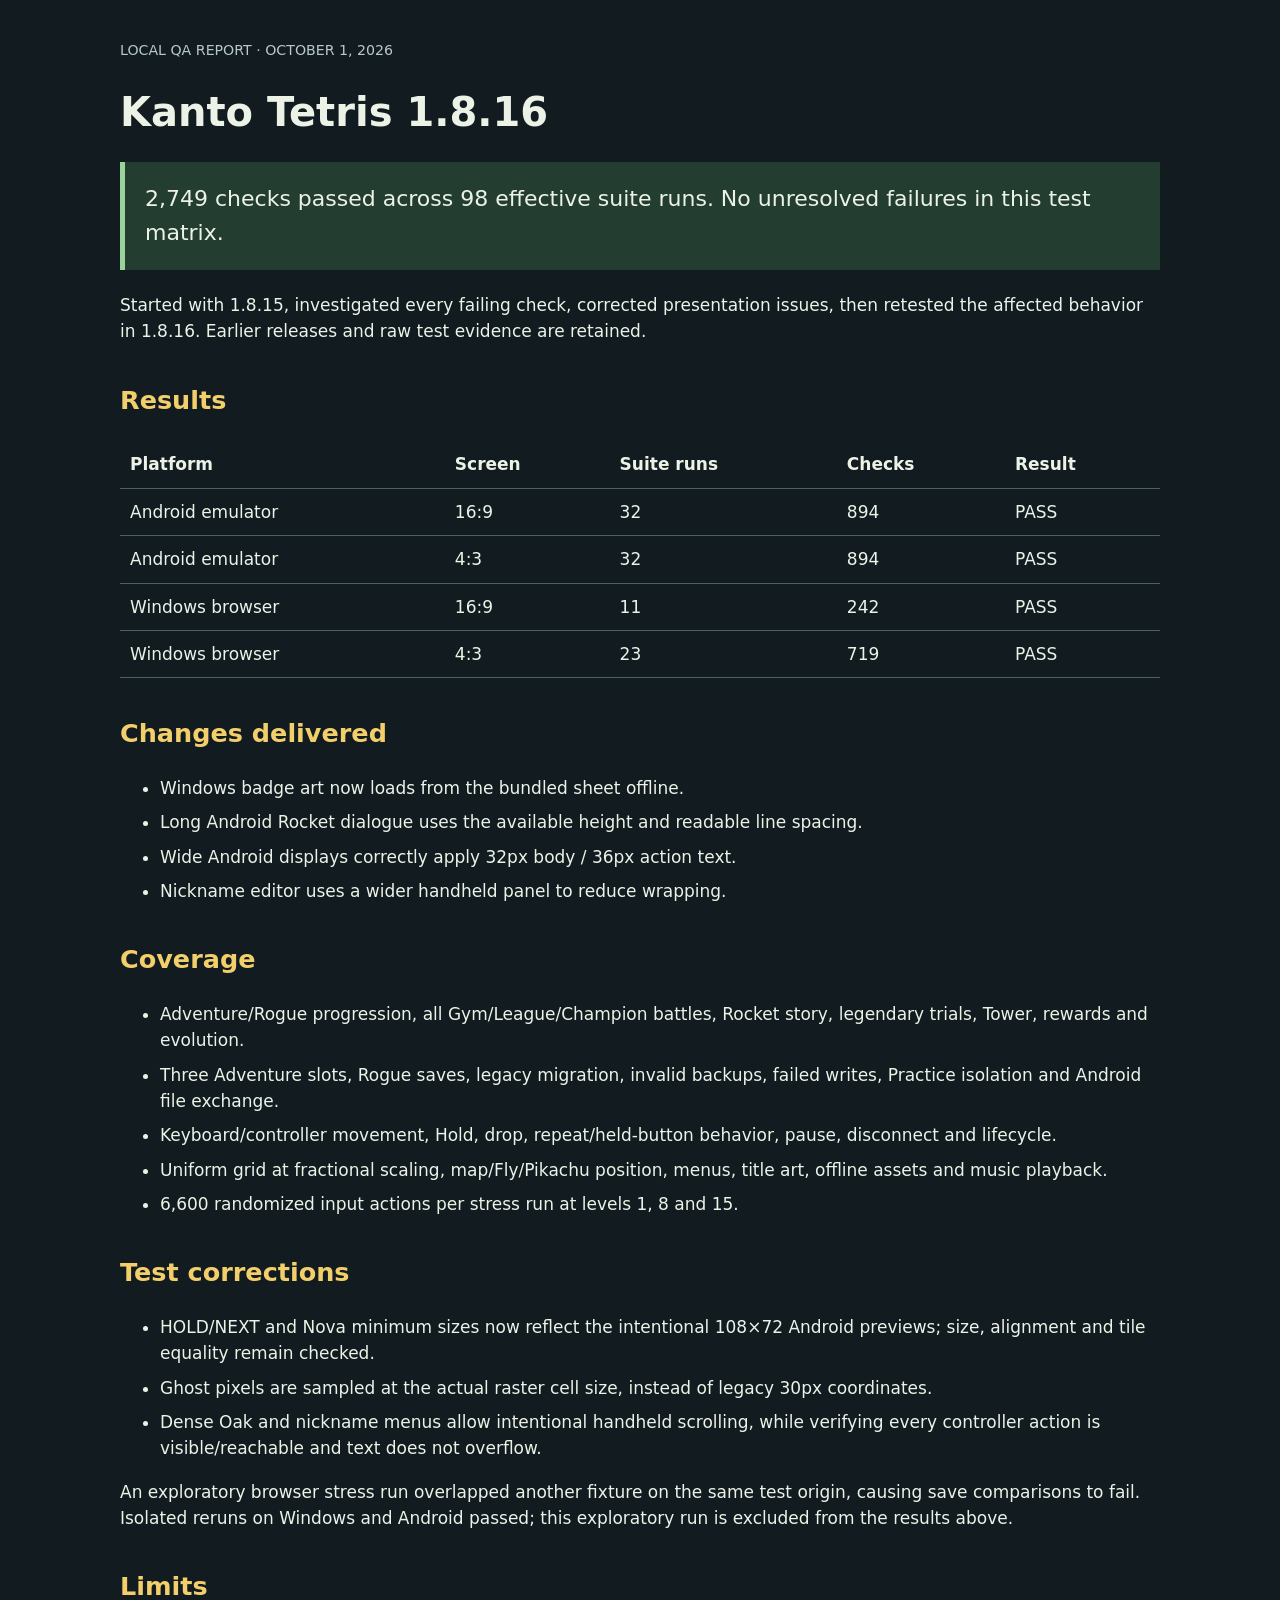
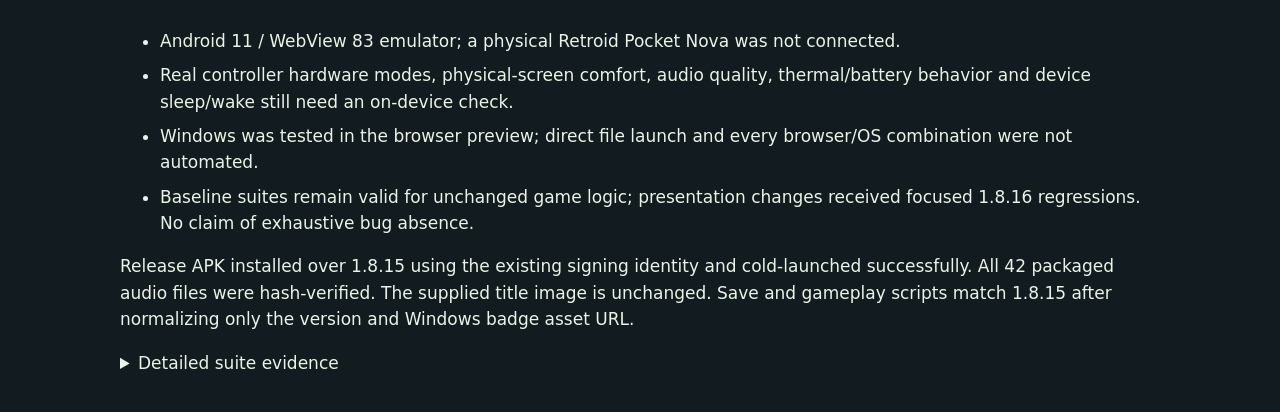
<file: QA_REPORT.html>
<!doctype html><html lang="en"><meta charset="utf-8"><meta name="viewport" content="width=device-width, initial-scale=1"><title>Kanto Tetris QA — 1.8.16</title><style>body{margin:0;background:#111b20;color:#ecf2e6;font:17px/1.55 system-ui}main{max-width:1040px;margin:auto;padding:36px 24px}h1{font-size:40px;line-height:1.15}h2{margin-top:36px;color:#f3cf6b}a{color:#93d9ff}.status{background:#233e31;padding:20px;border-left:5px solid #9bd49b;font-size:22px}table{border-collapse:collapse;width:100%;margin:20px 0}th,td{padding:10px;text-align:left;border-bottom:1px solid #48616a}small{color:#b8c9ca}li{margin:8px 0}</style><main><small>LOCAL QA REPORT · OCTOBER 1, 2026</small><h1>Kanto Tetris 1.8.16</h1><p class="status">2,749 checks passed across 98 effective suite runs. No unresolved failures in this test matrix.</p><p>Started with 1.8.15, investigated every failing check, corrected presentation issues, then retested the affected behavior in 1.8.16. Earlier releases and raw test evidence are retained.</p><h2>Results</h2><table><tr><th>Platform</th><th>Screen</th><th>Suite runs</th><th>Checks</th><th>Result</th></tr><tr><td>Android emulator</td><td>16:9</td><td>32</td><td>894</td><td>PASS</td></tr><tr><td>Android emulator</td><td>4:3</td><td>32</td><td>894</td><td>PASS</td></tr><tr><td>Windows browser</td><td>16:9</td><td>11</td><td>242</td><td>PASS</td></tr><tr><td>Windows browser</td><td>4:3</td><td>23</td><td>719</td><td>PASS</td></tr></table><h2>Changes delivered</h2><ul><li>Windows badge art now loads from the bundled sheet offline.</li><li>Long Android Rocket dialogue uses the available height and readable line spacing.</li><li>Wide Android displays correctly apply 32px body / 36px action text.</li><li>Nickname editor uses a wider handheld panel to reduce wrapping.</li></ul><h2>Coverage</h2><ul><li>Adventure/Rogue progression, all Gym/League/Champion battles, Rocket story, legendary trials, Tower, rewards and evolution.</li><li>Three Adventure slots, Rogue saves, legacy migration, invalid backups, failed writes, Practice isolation and Android file exchange.</li><li>Keyboard/controller movement, Hold, drop, repeat/held-button behavior, pause, disconnect and lifecycle.</li><li>Uniform grid at fractional scaling, map/Fly/Pikachu position, menus, title art, offline assets and music playback.</li><li>6,600 randomized input actions per stress run at levels 1, 8 and 15.</li></ul><h2>Test corrections</h2><ul><li>HOLD/NEXT and Nova minimum sizes now reflect the intentional 108×72 Android previews; size, alignment and tile equality remain checked.</li><li>Ghost pixels are sampled at the actual raster cell size, instead of legacy 30px coordinates.</li><li>Dense Oak and nickname menus allow intentional handheld scrolling, while verifying every controller action is visible/reachable and text does not overflow.</li></ul><p>An exploratory browser stress run overlapped another fixture on the same test origin, causing save comparisons to fail. Isolated reruns on Windows and Android passed; this exploratory run is excluded from the results above.</p><h2>Limits</h2><ul><li>Android 11 / WebView 83 emulator; a physical Retroid Pocket Nova was not connected.</li><li>Real controller hardware modes, physical-screen comfort, audio quality, thermal/battery behavior and device sleep/wake still need an on-device check.</li><li>Windows was tested in the browser preview; direct file launch and every browser/OS combination were not automated.</li><li>Baseline suites remain valid for unchanged game logic; presentation changes received focused 1.8.16 regressions. No claim of exhaustive bug absence.</li></ul><p>Release APK installed over 1.8.15 using the existing signing identity and cold-launched successfully. All 42 packaged audio files were hash-verified. The supplied title image is unchanged. Save and gameplay scripts match 1.8.15 after normalizing only the version and Windows badge asset URL.</p><details><summary>Detailed suite evidence</summary><table><tr><th>Platform</th><th>Screen</th><th>Suite</th><th>Build</th><th>Checks</th><th>Result</th></tr><tr><td>Android emulator</td><td>16x9</td><td>all</td><td>1.8.16</td><td>78</td><td>PASS</td></tr><tr><td>Android emulator</td><td>16x9</td><td>audio-native</td><td>1.8.16</td><td>5</td><td>PASS</td></tr><tr><td>Android emulator</td><td>16x9</td><td>files</td><td>1.8.16</td><td>7</td><td>PASS</td></tr><tr><td>Android emulator</td><td>16x9</td><td>handheld-native</td><td>1.8.16</td><td>32</td><td>PASS</td></tr><tr><td>Android emulator</td><td>16x9</td><td>map-native</td><td>1.8.16</td><td>7</td><td>PASS</td></tr><tr><td>Android emulator</td><td>16x9</td><td>preview-nickname</td><td>1.8.16</td><td>5</td><td>PASS</td></tr><tr><td>Android emulator</td><td>16x9</td><td>preview-rocket</td><td>1.8.16</td><td>5</td><td>PASS</td></tr><tr><td>Android emulator</td><td>16x9</td><td>suite-audio</td><td>1.8.15</td><td>16</td><td>PASS</td></tr><tr><td>Android emulator</td><td>16x9</td><td>suite-audit</td><td>1.8.16</td><td>8</td><td>PASS</td></tr><tr><td>Android emulator</td><td>16x9</td><td>suite-backups</td><td>1.8.15</td><td>26</td><td>PASS</td></tr><tr><td>Android emulator</td><td>16x9</td><td>suite-brock</td><td>1.8.15</td><td>25</td><td>PASS</td></tr><tr><td>Android emulator</td><td>16x9</td><td>suite-campaign</td><td>1.8.15</td><td>141</td><td>PASS</td></tr><tr><td>Android emulator</td><td>16x9</td><td>suite-controls</td><td>1.8.15</td><td>34</td><td>PASS</td></tr><tr><td>Android emulator</td><td>16x9</td><td>suite-expansion</td><td>1.8.15</td><td>53</td><td>PASS</td></tr><tr><td>Android emulator</td><td>16x9</td><td>suite-features</td><td>1.8.15</td><td>20</td><td>PASS</td></tr><tr><td>Android emulator</td><td>16x9</td><td>suite-grid</td><td>1.8.15</td><td>8</td><td>PASS</td></tr><tr><td>Android emulator</td><td>16x9</td><td>suite-handheld</td><td>1.8.16</td><td>12</td><td>PASS</td></tr><tr><td>Android emulator</td><td>16x9</td><td>suite-keepsakes</td><td>1.8.16</td><td>37</td><td>PASS</td></tr><tr><td>Android emulator</td><td>16x9</td><td>suite-map</td><td>1.8.15</td><td>21</td><td>PASS</td></tr><tr><td>Android emulator</td><td>16x9</td><td>suite-milestones</td><td>1.8.15</td><td>44</td><td>PASS</td></tr><tr><td>Android emulator</td><td>16x9</td><td>suite-nova</td><td>1.8.16</td><td>15</td><td>PASS</td></tr><tr><td>Android emulator</td><td>16x9</td><td>suite-oak</td><td>1.8.16</td><td>31</td><td>PASS</td></tr><tr><td>Android emulator</td><td>16x9</td><td>suite-pause</td><td>1.8.15</td><td>13</td><td>PASS</td></tr><tr><td>Android emulator</td><td>16x9</td><td>suite-practice</td><td>1.8.16</td><td>51</td><td>PASS</td></tr><tr><td>Android emulator</td><td>16x9</td><td>suite-rocket</td><td>1.8.16</td><td>35</td><td>PASS</td></tr><tr><td>Android emulator</td><td>16x9</td><td>suite-slots</td><td>1.8.15</td><td>36</td><td>PASS</td></tr><tr><td>Android emulator</td><td>16x9</td><td>suite-speed</td><td>1.8.15</td><td>17</td><td>PASS</td></tr><tr><td>Android emulator</td><td>16x9</td><td>suite-tetris</td><td>1.8.16</td><td>22</td><td>PASS</td></tr><tr><td>Android emulator</td><td>16x9</td><td>suite-title</td><td>1.8.16</td><td>7</td><td>PASS</td></tr><tr><td>Android emulator</td><td>16x9</td><td>suite-tower</td><td>1.8.15</td><td>36</td><td>PASS</td></tr><tr><td>Android emulator</td><td>16x9</td><td>suite-ui</td><td>1.8.16</td><td>23</td><td>PASS</td></tr><tr><td>Android emulator</td><td>16x9</td><td>title-native</td><td>1.8.16</td><td>24</td><td>PASS</td></tr><tr><td>Android emulator</td><td>4x3</td><td>all</td><td>1.8.16</td><td>78</td><td>PASS</td></tr><tr><td>Android emulator</td><td>4x3</td><td>audio-native</td><td>1.8.16</td><td>5</td><td>PASS</td></tr><tr><td>Android emulator</td><td>4x3</td><td>files</td><td>1.8.16</td><td>7</td><td>PASS</td></tr><tr><td>Android emulator</td><td>4x3</td><td>handheld-native</td><td>1.8.16</td><td>32</td><td>PASS</td></tr><tr><td>Android emulator</td><td>4x3</td><td>map-native</td><td>1.8.16</td><td>7</td><td>PASS</td></tr><tr><td>Android emulator</td><td>4x3</td><td>preview-nickname</td><td>1.8.16</td><td>5</td><td>PASS</td></tr><tr><td>Android emulator</td><td>4x3</td><td>preview-rocket</td><td>1.8.16</td><td>5</td><td>PASS</td></tr><tr><td>Android emulator</td><td>4x3</td><td>suite-audio</td><td>1.8.15</td><td>16</td><td>PASS</td></tr><tr><td>Android emulator</td><td>4x3</td><td>suite-audit</td><td>1.8.16</td><td>8</td><td>PASS</td></tr><tr><td>Android emulator</td><td>4x3</td><td>suite-backups</td><td>1.8.15</td><td>26</td><td>PASS</td></tr><tr><td>Android emulator</td><td>4x3</td><td>suite-brock</td><td>1.8.15</td><td>25</td><td>PASS</td></tr><tr><td>Android emulator</td><td>4x3</td><td>suite-campaign</td><td>1.8.15</td><td>141</td><td>PASS</td></tr><tr><td>Android emulator</td><td>4x3</td><td>suite-controls</td><td>1.8.15</td><td>34</td><td>PASS</td></tr><tr><td>Android emulator</td><td>4x3</td><td>suite-expansion</td><td>1.8.15</td><td>53</td><td>PASS</td></tr><tr><td>Android emulator</td><td>4x3</td><td>suite-features</td><td>1.8.15</td><td>20</td><td>PASS</td></tr><tr><td>Android emulator</td><td>4x3</td><td>suite-grid</td><td>1.8.15</td><td>8</td><td>PASS</td></tr><tr><td>Android emulator</td><td>4x3</td><td>suite-handheld</td><td>1.8.16</td><td>12</td><td>PASS</td></tr><tr><td>Android emulator</td><td>4x3</td><td>suite-keepsakes</td><td>1.8.16</td><td>37</td><td>PASS</td></tr><tr><td>Android emulator</td><td>4x3</td><td>suite-map</td><td>1.8.15</td><td>21</td><td>PASS</td></tr><tr><td>Android emulator</td><td>4x3</td><td>suite-milestones</td><td>1.8.15</td><td>44</td><td>PASS</td></tr><tr><td>Android emulator</td><td>4x3</td><td>suite-nova</td><td>1.8.16</td><td>15</td><td>PASS</td></tr><tr><td>Android emulator</td><td>4x3</td><td>suite-oak</td><td>1.8.16</td><td>31</td><td>PASS</td></tr><tr><td>Android emulator</td><td>4x3</td><td>suite-pause</td><td>1.8.15</td><td>13</td><td>PASS</td></tr><tr><td>Android emulator</td><td>4x3</td><td>suite-practice</td><td>1.8.16</td><td>51</td><td>PASS</td></tr><tr><td>Android emulator</td><td>4x3</td><td>suite-rocket</td><td>1.8.16</td><td>35</td><td>PASS</td></tr><tr><td>Android emulator</td><td>4x3</td><td>suite-slots</td><td>1.8.15</td><td>36</td><td>PASS</td></tr><tr><td>Android emulator</td><td>4x3</td><td>suite-speed</td><td>1.8.15</td><td>17</td><td>PASS</td></tr><tr><td>Android emulator</td><td>4x3</td><td>suite-tetris</td><td>1.8.16</td><td>22</td><td>PASS</td></tr><tr><td>Android emulator</td><td>4x3</td><td>suite-title</td><td>1.8.16</td><td>7</td><td>PASS</td></tr><tr><td>Android emulator</td><td>4x3</td><td>suite-tower</td><td>1.8.15</td><td>36</td><td>PASS</td></tr><tr><td>Android emulator</td><td>4x3</td><td>suite-ui</td><td>1.8.16</td><td>23</td><td>PASS</td></tr><tr><td>Android emulator</td><td>4x3</td><td>title-native</td><td>1.8.16</td><td>24</td><td>PASS</td></tr><tr><td>Windows browser</td><td>16x9</td><td>audio</td><td>1.8.16</td><td>16</td><td>PASS</td></tr><tr><td>Windows browser</td><td>16x9</td><td>audit</td><td>1.8.16</td><td>8</td><td>PASS</td></tr><tr><td>Windows browser</td><td>16x9</td><td>controls</td><td>1.8.16</td><td>34</td><td>PASS</td></tr><tr><td>Windows browser</td><td>16x9</td><td>grid</td><td>1.8.16</td><td>8</td><td>PASS</td></tr><tr><td>Windows browser</td><td>16x9</td><td>keepsakes</td><td>1.8.16</td><td>37</td><td>PASS</td></tr><tr><td>Windows browser</td><td>16x9</td><td>map</td><td>1.8.16</td><td>21</td><td>PASS</td></tr><tr><td>Windows browser</td><td>16x9</td><td>oak</td><td>1.8.16</td><td>31</td><td>PASS</td></tr><tr><td>Windows browser</td><td>16x9</td><td>rocket</td><td>1.8.16</td><td>35</td><td>PASS</td></tr><tr><td>Windows browser</td><td>16x9</td><td>tetris</td><td>1.8.16</td><td>22</td><td>PASS</td></tr><tr><td>Windows browser</td><td>16x9</td><td>title</td><td>1.8.16</td><td>7</td><td>PASS</td></tr><tr><td>Windows browser</td><td>16x9</td><td>ui</td><td>1.8.16</td><td>23</td><td>PASS</td></tr><tr><td>Windows browser</td><td>4x3</td><td>audio</td><td>1.8.15</td><td>16</td><td>PASS</td></tr><tr><td>Windows browser</td><td>4x3</td><td>audit</td><td>1.8.16</td><td>8</td><td>PASS</td></tr><tr><td>Windows browser</td><td>4x3</td><td>backups</td><td>1.8.15</td><td>26</td><td>PASS</td></tr><tr><td>Windows browser</td><td>4x3</td><td>brock</td><td>1.8.15</td><td>25</td><td>PASS</td></tr><tr><td>Windows browser</td><td>4x3</td><td>campaign</td><td>1.8.15</td><td>141</td><td>PASS</td></tr><tr><td>Windows browser</td><td>4x3</td><td>controls</td><td>1.8.15</td><td>34</td><td>PASS</td></tr><tr><td>Windows browser</td><td>4x3</td><td>expansion</td><td>1.8.15</td><td>53</td><td>PASS</td></tr><tr><td>Windows browser</td><td>4x3</td><td>features</td><td>1.8.15</td><td>20</td><td>PASS</td></tr><tr><td>Windows browser</td><td>4x3</td><td>grid</td><td>1.8.15</td><td>8</td><td>PASS</td></tr><tr><td>Windows browser</td><td>4x3</td><td>keepsakes</td><td>1.8.15</td><td>37</td><td>PASS</td></tr><tr><td>Windows browser</td><td>4x3</td><td>map</td><td>1.8.15</td><td>21</td><td>PASS</td></tr><tr><td>Windows browser</td><td>4x3</td><td>milestones</td><td>1.8.15</td><td>44</td><td>PASS</td></tr><tr><td>Windows browser</td><td>4x3</td><td>nova</td><td>1.8.15</td><td>15</td><td>PASS</td></tr><tr><td>Windows browser</td><td>4x3</td><td>oak</td><td>1.8.15</td><td>31</td><td>PASS</td></tr><tr><td>Windows browser</td><td>4x3</td><td>pause</td><td>1.8.15</td><td>13</td><td>PASS</td></tr><tr><td>Windows browser</td><td>4x3</td><td>practice</td><td>1.8.15</td><td>51</td><td>PASS</td></tr><tr><td>Windows browser</td><td>4x3</td><td>rocket</td><td>1.8.15</td><td>35</td><td>PASS</td></tr><tr><td>Windows browser</td><td>4x3</td><td>slots</td><td>1.8.15</td><td>36</td><td>PASS</td></tr><tr><td>Windows browser</td><td>4x3</td><td>speed</td><td>1.8.15</td><td>17</td><td>PASS</td></tr><tr><td>Windows browser</td><td>4x3</td><td>tetris</td><td>1.8.15</td><td>22</td><td>PASS</td></tr><tr><td>Windows browser</td><td>4x3</td><td>title</td><td>1.8.15</td><td>7</td><td>PASS</td></tr><tr><td>Windows browser</td><td>4x3</td><td>tower</td><td>1.8.15</td><td>36</td><td>PASS</td></tr><tr><td>Windows browser</td><td>4x3</td><td>ui</td><td>1.8.15</td><td>23</td><td>PASS</td></tr></table></details></main></html>
</file>
